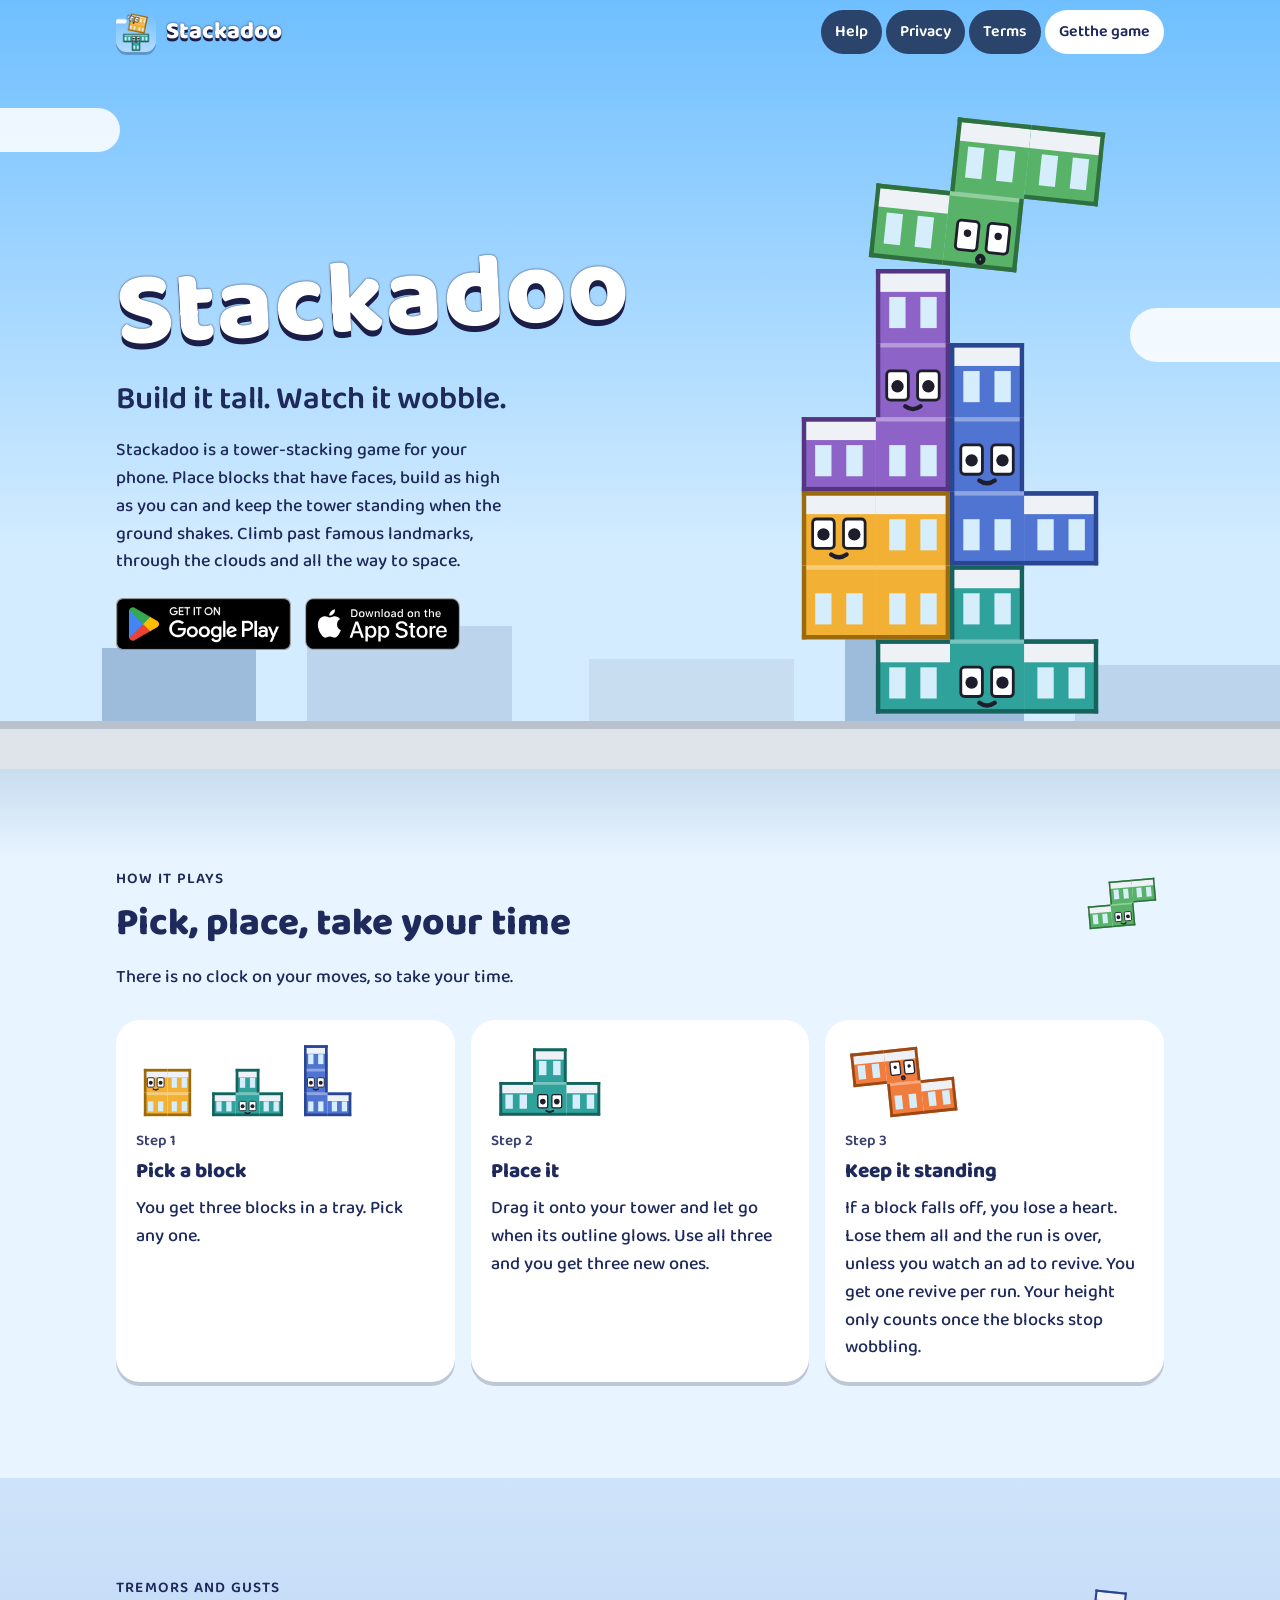
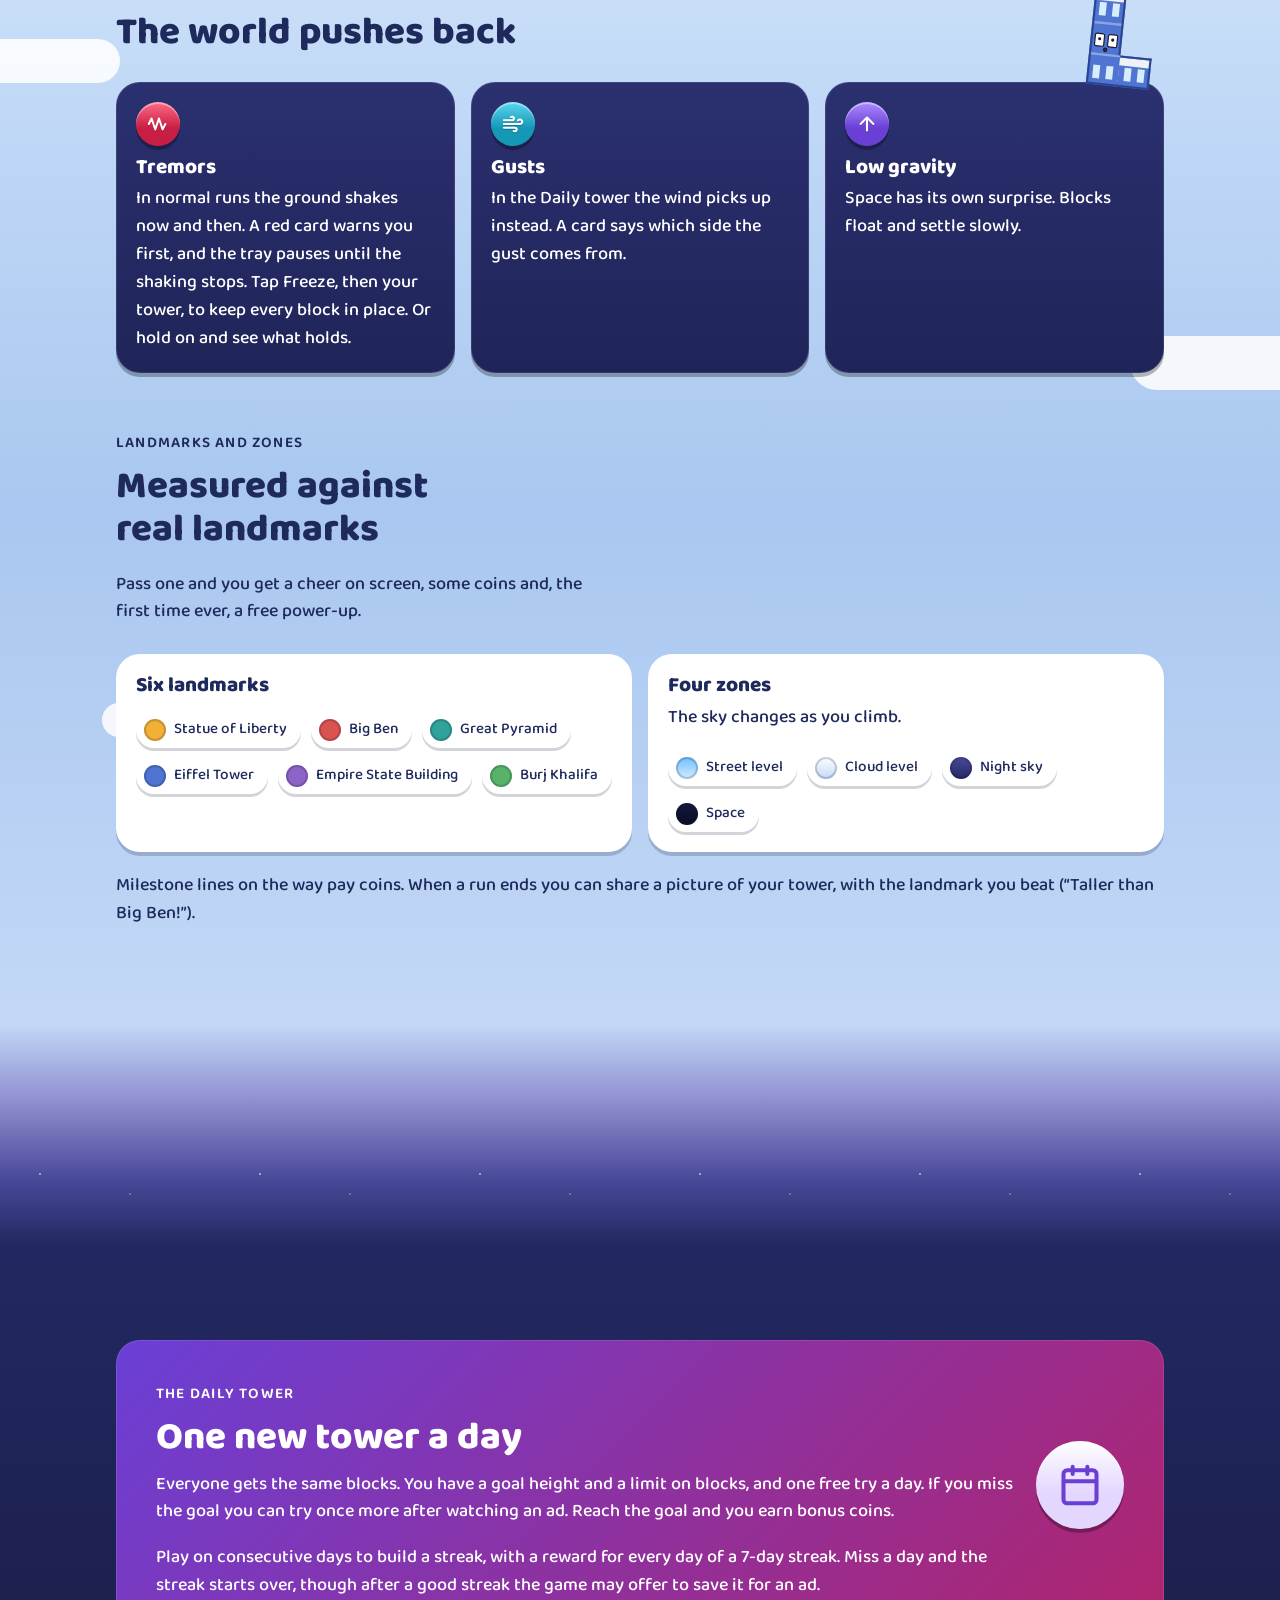
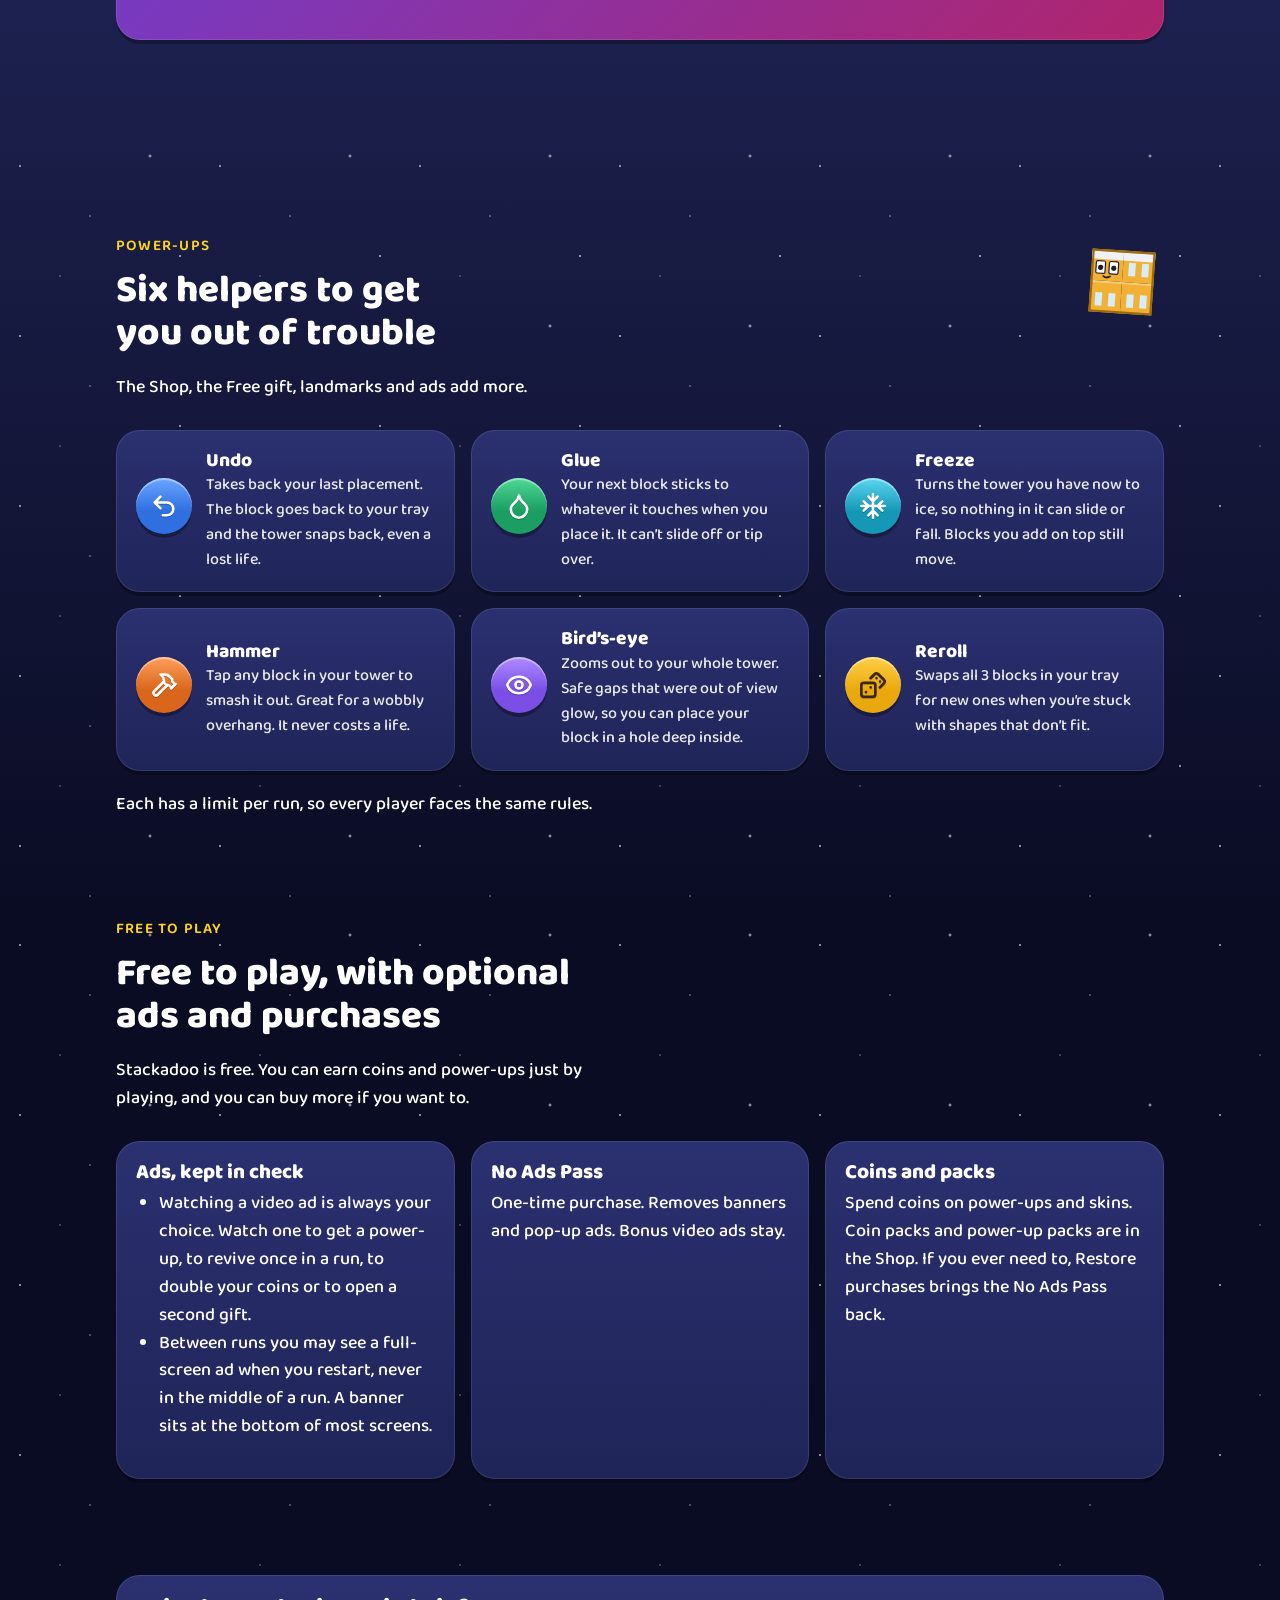
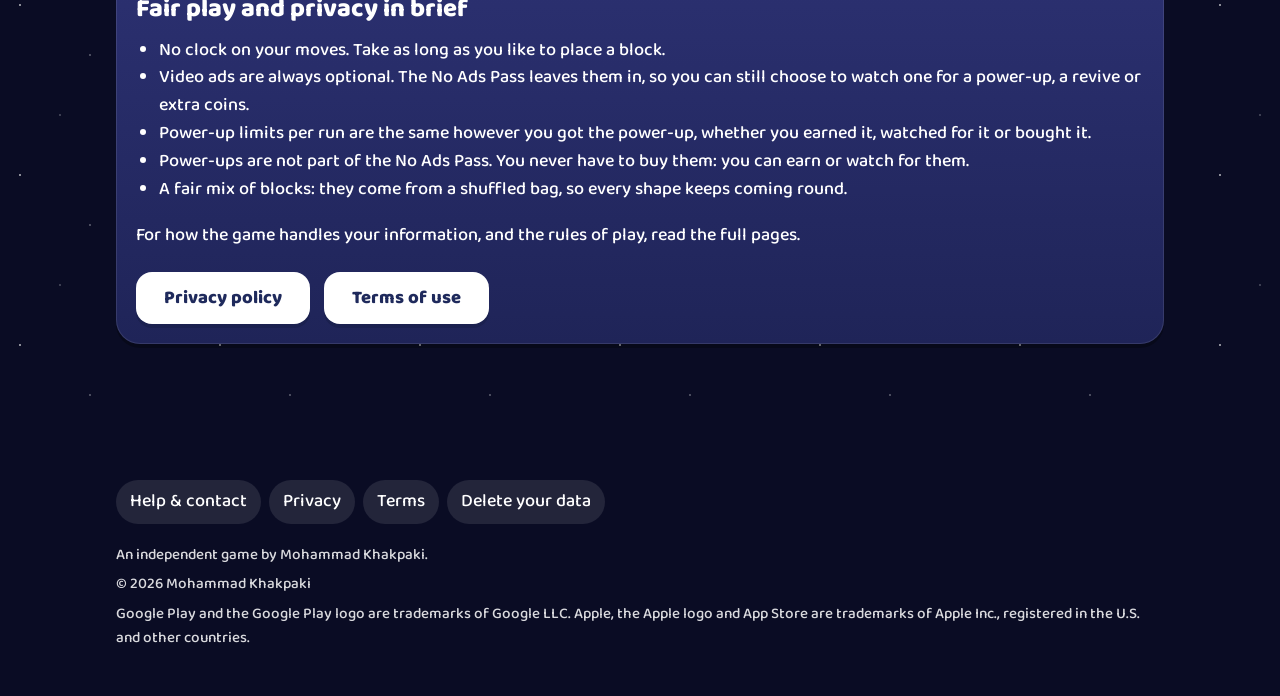
<file: index.html>
<!DOCTYPE html>
<html lang="en">
<head>
  <meta charset="utf-8">
  <meta name="viewport" content="width=device-width, initial-scale=1">
  <title>Stackadoo: a wobbly tower-stacking game for Android and iOS</title>
  <meta name="description" content="Stackadoo is a tower-stacking game with wobbly block characters. Place them, survive the tremors and climb past landmarks into space.">
  <meta name="theme-color" content="#6fbfff">
  <meta name="apple-itunes-app" content="app-id=6837267261">
  <link rel="canonical" href="https://mkhakpaki.github.io/stackadoo-site/">
  <link rel="icon" href="favicon.ico" sizes="48x48">
  <link rel="icon" type="image/png" sizes="32x32" href="favicon-32.png">
  <link rel="apple-touch-icon" href="apple-touch-icon.png">
  <link rel="manifest" href="site.webmanifest">
  <meta property="og:site_name" content="Stackadoo">
  <meta property="og:type" content="website">
  <meta property="og:title" content="Stackadoo: a wobbly tower-stacking game">
  <meta property="og:description" content="Build it tall. Watch it wobble.">
  <meta property="og:url" content="https://mkhakpaki.github.io/stackadoo-site/">
  <meta property="og:image" content="https://mkhakpaki.github.io/stackadoo-site/og-image.png">
  <meta property="og:image:width" content="1200">
  <meta property="og:image:height" content="630">
  <meta property="og:image:alt" content="The Stackadoo app icon and logo on a sky-blue background, with the line Build it tall. Watch it wobble.">
  <meta name="twitter:card" content="summary_large_image">
  <meta name="twitter:title" content="Stackadoo: a wobbly tower-stacking game">
  <meta name="twitter:description" content="Build it tall. Watch it wobble.">
  <meta name="twitter:image" content="https://mkhakpaki.github.io/stackadoo-site/og-image.png">
  <meta name="twitter:image:alt" content="The Stackadoo app icon and logo on a sky-blue background, with the line Build it tall. Watch it wobble.">
  <link rel="preload" href="fonts/Baloo2-ExtraBold.woff" as="font" type="font/woff" crossorigin>
  <link rel="stylesheet" href="style.css">
</head>
<body class="page-home">
  <a class="skip-link" href="#main">Skip to content</a>

  <header class="site-header site-header--over">
    <div class="wrap">
      <a class="brand" href="./"><img src="icon-192.png" alt="" width="40" height="40"><span>Stackadoo</span></a>
      <nav aria-label="Main">
        <ul class="nav">
          <li><a href="support.html">Help</a></li>
          <li><a href="privacy.html">Privacy</a></li>
          <li><a href="terms.html">Terms</a></li>
          <li><a class="nav-get" href="get.html">Get<span class="nav-long"> the game</span></a></li>
        </ul>
      </nav>
    </div>
  </header>

  <main id="main">

  <!-- ============ HERO: day sky ============ -->
  <div class="zone zone--day hero">
    <span class="cloud cloud--a" aria-hidden="true"></span>
    <span class="cloud cloud--b" aria-hidden="true"></span>
    <div class="wrap">
      <div class="hero-copy">
        <h1 class="logo logo--hero">Stackadoo<span class="sr-only">: a wobbly tower-stacking game</span></h1>
        <p class="tagline">Build it tall. Watch it wobble.</p>
        <p class="pitch">Stackadoo is a tower-stacking game for your phone. Place blocks that have faces, build as high as you can and keep the tower standing when the ground shakes. Climb past famous landmarks, through the clouds and all the way to space.</p>
        <div class="store-badges">
          <a class="store-badge" href="https://play.google.com/store/apps/details?id=com.mkhakpaki.stackadoo.android" rel="noopener"><img src="google-play-badge.png" alt="Get it on Google Play" width="175" height="52"></a>
          <a class="store-badge" href="https://apps.apple.com/app/id6837267261" rel="noopener"><img src="app-store-badge.svg" alt="Download on the App Store" width="156" height="52"></a>
        </div>
      </div>
      <div class="hero-art">
        <svg class="tower" viewBox="0 0 196 372" aria-hidden="true" focusable="false"><g transform="translate(10 10)"><rect x="44.0" y="308.0" width="44" height="44" fill="#2fa39b"/><rect x="44.0" y="310.6" width="44" height="11.0" fill="#eef1f5"/><rect x="44.0" y="308.0" width="44" height="2.6" fill="#17625d"/><rect x="44.0" y="349.4" width="44" height="2.6" fill="#17625d"/><rect x="44.0" y="308.0" width="2.6" height="44" fill="#17625d"/><rect x="51.9" y="324.6" width="9.7" height="18.5" fill="#d6eefc"/><rect x="70.4" y="324.6" width="9.7" height="18.5" fill="#d6eefc"/><rect x="88.0" y="308.0" width="44" height="44" fill="#2fa39b"/><rect x="88.0" y="308.0" width="44" height="2.6" fill="#fff" opacity=".35"/><rect x="88.0" y="349.4" width="44" height="2.6" fill="#17625d"/><g transform="translate(88.0 308.0) scale(1.833)"><rect x="3.5" y="9" width="7" height="9.5" rx="1.2" fill="#fff" stroke="#1d1d2b" stroke-width=".9"/><rect x="13.5" y="9" width="7" height="9.5" rx="1.2" fill="#fff" stroke="#1d1d2b" stroke-width=".9"/><circle cx="7" cy="14" r="2" fill="#1d1d2b"/><circle cx="17" cy="14" r="2" fill="#1d1d2b"/><path d="M9.5 20.5q2.5 1.8 5 0" fill="none" stroke="#1d1d2b" stroke-width="1.4" stroke-linecap="round"/></g><rect x="132.0" y="308.0" width="44" height="44" fill="#2fa39b"/><rect x="132.0" y="310.6" width="44" height="11.0" fill="#eef1f5"/><rect x="132.0" y="308.0" width="44" height="2.6" fill="#17625d"/><rect x="132.0" y="349.4" width="44" height="2.6" fill="#17625d"/><rect x="173.4" y="308.0" width="2.6" height="44" fill="#17625d"/><rect x="139.9" y="324.6" width="9.7" height="18.5" fill="#d6eefc"/><rect x="158.4" y="324.6" width="9.7" height="18.5" fill="#d6eefc"/><rect x="88.0" y="264.0" width="44" height="44" fill="#2fa39b"/><rect x="88.0" y="266.6" width="44" height="11.0" fill="#eef1f5"/><rect x="88.0" y="264.0" width="44" height="2.6" fill="#17625d"/><rect x="88.0" y="264.0" width="2.6" height="44" fill="#17625d"/><rect x="129.4" y="264.0" width="2.6" height="44" fill="#17625d"/><rect x="95.9" y="280.6" width="9.7" height="18.5" fill="#d6eefc"/><rect x="114.4" y="280.6" width="9.7" height="18.5" fill="#d6eefc"/><rect x="0.0" y="264.0" width="44" height="44" fill="#f2b134"/><rect x="0.0" y="264.0" width="44" height="2.6" fill="#fff" opacity=".35"/><rect x="0.0" y="305.4" width="44" height="2.6" fill="#9a6a0c"/><rect x="0.0" y="264.0" width="2.6" height="44" fill="#9a6a0c"/><rect x="7.9" y="280.6" width="9.7" height="18.5" fill="#d6eefc"/><rect x="26.4" y="280.6" width="9.7" height="18.5" fill="#d6eefc"/><rect x="44.0" y="264.0" width="44" height="44" fill="#f2b134"/><rect x="44.0" y="264.0" width="44" height="2.6" fill="#fff" opacity=".35"/><rect x="44.0" y="305.4" width="44" height="2.6" fill="#9a6a0c"/><rect x="85.4" y="264.0" width="2.6" height="44" fill="#9a6a0c"/><rect x="51.9" y="280.6" width="9.7" height="18.5" fill="#d6eefc"/><rect x="70.4" y="280.6" width="9.7" height="18.5" fill="#d6eefc"/><rect x="0.0" y="220.0" width="44" height="44" fill="#f2b134"/><rect x="0.0" y="222.6" width="44" height="11.0" fill="#eef1f5"/><rect x="0.0" y="220.0" width="44" height="2.6" fill="#9a6a0c"/><rect x="0.0" y="220.0" width="2.6" height="44" fill="#9a6a0c"/><g transform="translate(0.0 220.0) scale(1.833)"><rect x="3.5" y="9" width="7" height="9.5" rx="1.2" fill="#fff" stroke="#1d1d2b" stroke-width=".9"/><rect x="13.5" y="9" width="7" height="9.5" rx="1.2" fill="#fff" stroke="#1d1d2b" stroke-width=".9"/><circle cx="7" cy="14" r="2" fill="#1d1d2b"/><circle cx="17" cy="14" r="2" fill="#1d1d2b"/><path d="M9.5 20.5q2.5 1.8 5 0" fill="none" stroke="#1d1d2b" stroke-width="1.4" stroke-linecap="round"/></g><rect x="44.0" y="220.0" width="44" height="44" fill="#f2b134"/><rect x="44.0" y="222.6" width="44" height="11.0" fill="#eef1f5"/><rect x="44.0" y="220.0" width="44" height="2.6" fill="#9a6a0c"/><rect x="85.4" y="220.0" width="2.6" height="44" fill="#9a6a0c"/><rect x="51.9" y="236.6" width="9.7" height="18.5" fill="#d6eefc"/><rect x="70.4" y="236.6" width="9.7" height="18.5" fill="#d6eefc"/><rect x="88.0" y="220.0" width="44" height="44" fill="#4f74d1"/><rect x="88.0" y="220.0" width="44" height="2.6" fill="#fff" opacity=".35"/><rect x="88.0" y="261.4" width="44" height="2.6" fill="#2a4692"/><rect x="88.0" y="220.0" width="2.6" height="44" fill="#2a4692"/><rect x="95.9" y="236.6" width="9.7" height="18.5" fill="#d6eefc"/><rect x="114.4" y="236.6" width="9.7" height="18.5" fill="#d6eefc"/><rect x="132.0" y="220.0" width="44" height="44" fill="#4f74d1"/><rect x="132.0" y="222.6" width="44" height="11.0" fill="#eef1f5"/><rect x="132.0" y="220.0" width="44" height="2.6" fill="#2a4692"/><rect x="132.0" y="261.4" width="44" height="2.6" fill="#2a4692"/><rect x="173.4" y="220.0" width="2.6" height="44" fill="#2a4692"/><rect x="139.9" y="236.6" width="9.7" height="18.5" fill="#d6eefc"/><rect x="158.4" y="236.6" width="9.7" height="18.5" fill="#d6eefc"/><rect x="88.0" y="176.0" width="44" height="44" fill="#4f74d1"/><rect x="88.0" y="176.0" width="44" height="2.6" fill="#fff" opacity=".35"/><rect x="88.0" y="176.0" width="2.6" height="44" fill="#2a4692"/><rect x="129.4" y="176.0" width="2.6" height="44" fill="#2a4692"/><g transform="translate(88.0 176.0) scale(1.833)"><rect x="3.5" y="9" width="7" height="9.5" rx="1.2" fill="#fff" stroke="#1d1d2b" stroke-width=".9"/><rect x="13.5" y="9" width="7" height="9.5" rx="1.2" fill="#fff" stroke="#1d1d2b" stroke-width=".9"/><circle cx="7" cy="14" r="2" fill="#1d1d2b"/><circle cx="17" cy="14" r="2" fill="#1d1d2b"/><path d="M9.5 20.5q2.5 1.8 5 0" fill="none" stroke="#1d1d2b" stroke-width="1.4" stroke-linecap="round"/></g><rect x="88.0" y="132.0" width="44" height="44" fill="#4f74d1"/><rect x="88.0" y="134.6" width="44" height="11.0" fill="#eef1f5"/><rect x="88.0" y="132.0" width="44" height="2.6" fill="#2a4692"/><rect x="88.0" y="132.0" width="2.6" height="44" fill="#2a4692"/><rect x="129.4" y="132.0" width="2.6" height="44" fill="#2a4692"/><rect x="95.9" y="148.6" width="9.7" height="18.5" fill="#d6eefc"/><rect x="114.4" y="148.6" width="9.7" height="18.5" fill="#d6eefc"/><rect x="0.0" y="176.0" width="44" height="44" fill="#8e63c7"/><rect x="0.0" y="178.6" width="44" height="11.0" fill="#eef1f5"/><rect x="0.0" y="176.0" width="44" height="2.6" fill="#55357f"/><rect x="0.0" y="217.4" width="44" height="2.6" fill="#55357f"/><rect x="0.0" y="176.0" width="2.6" height="44" fill="#55357f"/><rect x="7.9" y="192.6" width="9.7" height="18.5" fill="#d6eefc"/><rect x="26.4" y="192.6" width="9.7" height="18.5" fill="#d6eefc"/><rect x="44.0" y="176.0" width="44" height="44" fill="#8e63c7"/><rect x="44.0" y="176.0" width="44" height="2.6" fill="#fff" opacity=".35"/><rect x="44.0" y="217.4" width="44" height="2.6" fill="#55357f"/><rect x="85.4" y="176.0" width="2.6" height="44" fill="#55357f"/><rect x="51.9" y="192.6" width="9.7" height="18.5" fill="#d6eefc"/><rect x="70.4" y="192.6" width="9.7" height="18.5" fill="#d6eefc"/><rect x="44.0" y="132.0" width="44" height="44" fill="#8e63c7"/><rect x="44.0" y="132.0" width="44" height="2.6" fill="#fff" opacity=".35"/><rect x="44.0" y="132.0" width="2.6" height="44" fill="#55357f"/><rect x="85.4" y="132.0" width="2.6" height="44" fill="#55357f"/><g transform="translate(44.0 132.0) scale(1.833)"><rect x="3.5" y="9" width="7" height="9.5" rx="1.2" fill="#fff" stroke="#1d1d2b" stroke-width=".9"/><rect x="13.5" y="9" width="7" height="9.5" rx="1.2" fill="#fff" stroke="#1d1d2b" stroke-width=".9"/><circle cx="7" cy="14" r="2" fill="#1d1d2b"/><circle cx="17" cy="14" r="2" fill="#1d1d2b"/><path d="M9.5 20.5q2.5 1.8 5 0" fill="none" stroke="#1d1d2b" stroke-width="1.4" stroke-linecap="round"/></g><rect x="44.0" y="88.0" width="44" height="44" fill="#8e63c7"/><rect x="44.0" y="90.6" width="44" height="11.0" fill="#eef1f5"/><rect x="44.0" y="88.0" width="44" height="2.6" fill="#55357f"/><rect x="44.0" y="88.0" width="2.6" height="44" fill="#55357f"/><rect x="85.4" y="88.0" width="2.6" height="44" fill="#55357f"/><rect x="51.9" y="104.6" width="9.7" height="18.5" fill="#d6eefc"/><rect x="70.4" y="104.6" width="9.7" height="18.5" fill="#d6eefc"/><g transform="rotate(6 110.0 44.0)"><rect x="44.0" y="44.0" width="44" height="44" fill="#58b368"/><rect x="44.0" y="46.6" width="44" height="11.0" fill="#eef1f5"/><rect x="44.0" y="44.0" width="44" height="2.6" fill="#2f7040"/><rect x="44.0" y="85.4" width="44" height="2.6" fill="#2f7040"/><rect x="44.0" y="44.0" width="2.6" height="44" fill="#2f7040"/><rect x="51.9" y="60.6" width="9.7" height="18.5" fill="#d6eefc"/><rect x="70.4" y="60.6" width="9.7" height="18.5" fill="#d6eefc"/><rect x="88.0" y="44.0" width="44" height="44" fill="#58b368"/><rect x="88.0" y="44.0" width="44" height="2.6" fill="#fff" opacity=".35"/><rect x="88.0" y="85.4" width="44" height="2.6" fill="#2f7040"/><rect x="129.4" y="44.0" width="2.6" height="44" fill="#2f7040"/><g transform="translate(88.0 44.0) scale(1.833)"><rect x="3.5" y="9" width="7" height="9.5" rx="1.2" fill="#fff" stroke="#1d1d2b" stroke-width=".9"/><rect x="13.5" y="9" width="7" height="9.5" rx="1.2" fill="#fff" stroke="#1d1d2b" stroke-width=".9"/><circle cx="7" cy="13" r="1.2" fill="#1d1d2b"/><circle cx="17" cy="13" r="1.2" fill="#1d1d2b"/><path d="M11 21a1 1.1 0 1 0 2 0a1 1.1 0 1 0-2 0" fill="none" stroke="#1d1d2b" stroke-width="1.4" stroke-linecap="round"/></g><rect x="88.0" y="0.0" width="44" height="44" fill="#58b368"/><rect x="88.0" y="2.6" width="44" height="11.0" fill="#eef1f5"/><rect x="88.0" y="0.0" width="44" height="2.6" fill="#2f7040"/><rect x="88.0" y="0.0" width="2.6" height="44" fill="#2f7040"/><rect x="95.9" y="16.6" width="9.7" height="18.5" fill="#d6eefc"/><rect x="114.4" y="16.6" width="9.7" height="18.5" fill="#d6eefc"/><rect x="132.0" y="0.0" width="44" height="44" fill="#58b368"/><rect x="132.0" y="2.6" width="44" height="11.0" fill="#eef1f5"/><rect x="132.0" y="0.0" width="44" height="2.6" fill="#2f7040"/><rect x="132.0" y="41.4" width="44" height="2.6" fill="#2f7040"/><rect x="173.4" y="0.0" width="2.6" height="44" fill="#2f7040"/><rect x="139.9" y="16.6" width="9.7" height="18.5" fill="#d6eefc"/><rect x="158.4" y="16.6" width="9.7" height="18.5" fill="#d6eefc"/></g></g></svg>
      </div>
    </div>
    <div class="city" aria-hidden="true"></div>
    <div class="rooftop" aria-hidden="true"></div>
  </div>

  <!-- ============ HOW IT PLAYS: sky ============ -->
  <section class="zone zone--how" id="how" aria-labelledby="how-h">
    <div class="wrap">
      <div class="peek" aria-hidden="true"><svg class="tower" viewBox="0 0 110 80" aria-hidden="true" focusable="false"><g transform="translate(10 10)"><g transform="rotate(-5 45.0 30.0)"><rect x="0.0" y="30.0" width="30" height="30" fill="#58b368"/><rect x="0.0" y="32.0" width="30" height="7.5" fill="#eef1f5"/><rect x="0.0" y="30.0" width="30" height="2.0" fill="#2f7040"/><rect x="0.0" y="58.0" width="30" height="2.0" fill="#2f7040"/><rect x="0.0" y="30.0" width="2.0" height="30" fill="#2f7040"/><rect x="5.4" y="41.3" width="6.6" height="12.6" fill="#d6eefc"/><rect x="18.0" y="41.3" width="6.6" height="12.6" fill="#d6eefc"/><rect x="30.0" y="30.0" width="30" height="30" fill="#58b368"/><rect x="30.0" y="30.0" width="30" height="2.0" fill="#fff" opacity=".35"/><rect x="30.0" y="58.0" width="30" height="2.0" fill="#2f7040"/><rect x="58.0" y="30.0" width="2.0" height="30" fill="#2f7040"/><g transform="translate(30.0 30.0) scale(1.250)"><rect x="3.5" y="9" width="7" height="9.5" rx="1.2" fill="#fff" stroke="#1d1d2b" stroke-width=".9"/><rect x="13.5" y="9" width="7" height="9.5" rx="1.2" fill="#fff" stroke="#1d1d2b" stroke-width=".9"/><circle cx="7" cy="14" r="2" fill="#1d1d2b"/><circle cx="17" cy="14" r="2" fill="#1d1d2b"/><path d="M9.5 20.5q2.5 1.8 5 0" fill="none" stroke="#1d1d2b" stroke-width="1.4" stroke-linecap="round"/></g><rect x="30.0" y="0.0" width="30" height="30" fill="#58b368"/><rect x="30.0" y="2.0" width="30" height="7.5" fill="#eef1f5"/><rect x="30.0" y="0.0" width="30" height="2.0" fill="#2f7040"/><rect x="30.0" y="0.0" width="2.0" height="30" fill="#2f7040"/><rect x="35.4" y="11.3" width="6.6" height="12.6" fill="#d6eefc"/><rect x="48.0" y="11.3" width="6.6" height="12.6" fill="#d6eefc"/><rect x="60.0" y="0.0" width="30" height="30" fill="#58b368"/><rect x="60.0" y="2.0" width="30" height="7.5" fill="#eef1f5"/><rect x="60.0" y="0.0" width="30" height="2.0" fill="#2f7040"/><rect x="60.0" y="28.0" width="30" height="2.0" fill="#2f7040"/><rect x="88.0" y="0.0" width="2.0" height="30" fill="#2f7040"/><rect x="65.4" y="11.3" width="6.6" height="12.6" fill="#d6eefc"/><rect x="78.0" y="11.3" width="6.6" height="12.6" fill="#d6eefc"/></g></g></svg></div>
      <div class="section-head">
        <span class="kicker">How it plays</span>
        <h2 id="how-h">Pick, place, take your time</h2>
        <p>There is no clock on your moves, so take your time.</p>
      </div>
      <div class="grid grid--3">
        <article class="card card--light step">
          <svg class="art" viewBox="0 0 170 64" aria-hidden="true" focusable="false"><g transform="translate(6 4) scale(1)"><rect x="0.0" y="36.0" width="18" height="18" fill="#f2b134"/><rect x="0.0" y="36.0" width="18" height="2.0" fill="#fff" opacity=".35"/><rect x="0.0" y="52.0" width="18" height="2.0" fill="#9a6a0c"/><rect x="0.0" y="36.0" width="2.0" height="18" fill="#9a6a0c"/><rect x="3.2" y="42.8" width="4.0" height="7.6" fill="#d6eefc"/><rect x="10.8" y="42.8" width="4.0" height="7.6" fill="#d6eefc"/><rect x="18.0" y="36.0" width="18" height="18" fill="#f2b134"/><rect x="18.0" y="36.0" width="18" height="2.0" fill="#fff" opacity=".35"/><rect x="18.0" y="52.0" width="18" height="2.0" fill="#9a6a0c"/><rect x="34.0" y="36.0" width="2.0" height="18" fill="#9a6a0c"/><rect x="21.2" y="42.8" width="4.0" height="7.6" fill="#d6eefc"/><rect x="28.8" y="42.8" width="4.0" height="7.6" fill="#d6eefc"/><rect x="0.0" y="18.0" width="18" height="18" fill="#f2b134"/><rect x="0.0" y="20.0" width="18" height="4.5" fill="#eef1f5"/><rect x="0.0" y="18.0" width="18" height="2.0" fill="#9a6a0c"/><rect x="0.0" y="18.0" width="2.0" height="18" fill="#9a6a0c"/><g transform="translate(0.0 18.0) scale(0.750)"><rect x="3.5" y="9" width="7" height="9.5" rx="1.2" fill="#fff" stroke="#1d1d2b" stroke-width=".9"/><rect x="13.5" y="9" width="7" height="9.5" rx="1.2" fill="#fff" stroke="#1d1d2b" stroke-width=".9"/><circle cx="7" cy="14" r="2" fill="#1d1d2b"/><circle cx="17" cy="14" r="2" fill="#1d1d2b"/><path d="M9.5 20.5q2.5 1.8 5 0" fill="none" stroke="#1d1d2b" stroke-width="1.4" stroke-linecap="round"/></g><rect x="18.0" y="18.0" width="18" height="18" fill="#f2b134"/><rect x="18.0" y="20.0" width="18" height="4.5" fill="#eef1f5"/><rect x="18.0" y="18.0" width="18" height="2.0" fill="#9a6a0c"/><rect x="34.0" y="18.0" width="2.0" height="18" fill="#9a6a0c"/><rect x="21.2" y="24.8" width="4.0" height="7.6" fill="#d6eefc"/><rect x="28.8" y="24.8" width="4.0" height="7.6" fill="#d6eefc"/><rect x="52.0" y="36.0" width="18" height="18" fill="#2fa39b"/><rect x="52.0" y="38.0" width="18" height="4.5" fill="#eef1f5"/><rect x="52.0" y="36.0" width="18" height="2.0" fill="#17625d"/><rect x="52.0" y="52.0" width="18" height="2.0" fill="#17625d"/><rect x="52.0" y="36.0" width="2.0" height="18" fill="#17625d"/><rect x="55.2" y="42.8" width="4.0" height="7.6" fill="#d6eefc"/><rect x="62.8" y="42.8" width="4.0" height="7.6" fill="#d6eefc"/><rect x="70.0" y="36.0" width="18" height="18" fill="#2fa39b"/><rect x="70.0" y="36.0" width="18" height="2.0" fill="#fff" opacity=".35"/><rect x="70.0" y="52.0" width="18" height="2.0" fill="#17625d"/><g transform="translate(70.0 36.0) scale(0.750)"><rect x="3.5" y="9" width="7" height="9.5" rx="1.2" fill="#fff" stroke="#1d1d2b" stroke-width=".9"/><rect x="13.5" y="9" width="7" height="9.5" rx="1.2" fill="#fff" stroke="#1d1d2b" stroke-width=".9"/><circle cx="7" cy="14" r="2" fill="#1d1d2b"/><circle cx="17" cy="14" r="2" fill="#1d1d2b"/><path d="M9.5 20.5q2.5 1.8 5 0" fill="none" stroke="#1d1d2b" stroke-width="1.4" stroke-linecap="round"/></g><rect x="88.0" y="36.0" width="18" height="18" fill="#2fa39b"/><rect x="88.0" y="38.0" width="18" height="4.5" fill="#eef1f5"/><rect x="88.0" y="36.0" width="18" height="2.0" fill="#17625d"/><rect x="88.0" y="52.0" width="18" height="2.0" fill="#17625d"/><rect x="104.0" y="36.0" width="2.0" height="18" fill="#17625d"/><rect x="91.2" y="42.8" width="4.0" height="7.6" fill="#d6eefc"/><rect x="98.8" y="42.8" width="4.0" height="7.6" fill="#d6eefc"/><rect x="70.0" y="18.0" width="18" height="18" fill="#2fa39b"/><rect x="70.0" y="20.0" width="18" height="4.5" fill="#eef1f5"/><rect x="70.0" y="18.0" width="18" height="2.0" fill="#17625d"/><rect x="70.0" y="18.0" width="2.0" height="18" fill="#17625d"/><rect x="86.0" y="18.0" width="2.0" height="18" fill="#17625d"/><rect x="73.2" y="24.8" width="4.0" height="7.6" fill="#d6eefc"/><rect x="80.8" y="24.8" width="4.0" height="7.6" fill="#d6eefc"/><rect x="122.0" y="36.0" width="18" height="18" fill="#4f74d1"/><rect x="122.0" y="36.0" width="18" height="2.0" fill="#fff" opacity=".35"/><rect x="122.0" y="52.0" width="18" height="2.0" fill="#2a4692"/><rect x="122.0" y="36.0" width="2.0" height="18" fill="#2a4692"/><rect x="125.2" y="42.8" width="4.0" height="7.6" fill="#d6eefc"/><rect x="132.8" y="42.8" width="4.0" height="7.6" fill="#d6eefc"/><rect x="140.0" y="36.0" width="18" height="18" fill="#4f74d1"/><rect x="140.0" y="38.0" width="18" height="4.5" fill="#eef1f5"/><rect x="140.0" y="36.0" width="18" height="2.0" fill="#2a4692"/><rect x="140.0" y="52.0" width="18" height="2.0" fill="#2a4692"/><rect x="156.0" y="36.0" width="2.0" height="18" fill="#2a4692"/><rect x="143.2" y="42.8" width="4.0" height="7.6" fill="#d6eefc"/><rect x="150.8" y="42.8" width="4.0" height="7.6" fill="#d6eefc"/><rect x="122.0" y="18.0" width="18" height="18" fill="#4f74d1"/><rect x="122.0" y="18.0" width="18" height="2.0" fill="#fff" opacity=".35"/><rect x="122.0" y="18.0" width="2.0" height="18" fill="#2a4692"/><rect x="138.0" y="18.0" width="2.0" height="18" fill="#2a4692"/><g transform="translate(122.0 18.0) scale(0.750)"><rect x="3.5" y="9" width="7" height="9.5" rx="1.2" fill="#fff" stroke="#1d1d2b" stroke-width=".9"/><rect x="13.5" y="9" width="7" height="9.5" rx="1.2" fill="#fff" stroke="#1d1d2b" stroke-width=".9"/><circle cx="7" cy="14" r="2" fill="#1d1d2b"/><circle cx="17" cy="14" r="2" fill="#1d1d2b"/><path d="M9.5 20.5q2.5 1.8 5 0" fill="none" stroke="#1d1d2b" stroke-width="1.4" stroke-linecap="round"/></g><rect x="122.0" y="0.0" width="18" height="18" fill="#4f74d1"/><rect x="122.0" y="2.0" width="18" height="4.5" fill="#eef1f5"/><rect x="122.0" y="0.0" width="18" height="2.0" fill="#2a4692"/><rect x="122.0" y="0.0" width="2.0" height="18" fill="#2a4692"/><rect x="138.0" y="0.0" width="2.0" height="18" fill="#2a4692"/><rect x="125.2" y="6.8" width="4.0" height="7.6" fill="#d6eefc"/><rect x="132.8" y="6.8" width="4.0" height="7.6" fill="#d6eefc"/></g></svg>
          <span class="step-num">Step 1</span>
          <h3>Pick a block</h3>
          <p>You get three blocks in a tray. Pick any one.</p>
        </article>
        <article class="card card--light step">
          <svg class="art" viewBox="0 0 84 60" aria-hidden="true" focusable="false"><g transform="translate(6 6)"><rect x="0.0" y="24.0" width="24" height="24" fill="#2fa39b"/><rect x="0.0" y="26.0" width="24" height="6.0" fill="#eef1f5"/><rect x="0.0" y="24.0" width="24" height="2.0" fill="#17625d"/><rect x="0.0" y="46.0" width="24" height="2.0" fill="#17625d"/><rect x="0.0" y="24.0" width="2.0" height="24" fill="#17625d"/><rect x="4.3" y="33.0" width="5.3" height="10.1" fill="#d6eefc"/><rect x="14.4" y="33.0" width="5.3" height="10.1" fill="#d6eefc"/><rect x="24.0" y="24.0" width="24" height="24" fill="#2fa39b"/><rect x="24.0" y="24.0" width="24" height="2.0" fill="#fff" opacity=".35"/><rect x="24.0" y="46.0" width="24" height="2.0" fill="#17625d"/><g transform="translate(24.0 24.0) scale(1.000)"><rect x="3.5" y="9" width="7" height="9.5" rx="1.2" fill="#fff" stroke="#1d1d2b" stroke-width=".9"/><rect x="13.5" y="9" width="7" height="9.5" rx="1.2" fill="#fff" stroke="#1d1d2b" stroke-width=".9"/><circle cx="7" cy="14" r="2" fill="#1d1d2b"/><circle cx="17" cy="14" r="2" fill="#1d1d2b"/><path d="M9.5 20.5q2.5 1.8 5 0" fill="none" stroke="#1d1d2b" stroke-width="1.4" stroke-linecap="round"/></g><rect x="48.0" y="24.0" width="24" height="24" fill="#2fa39b"/><rect x="48.0" y="26.0" width="24" height="6.0" fill="#eef1f5"/><rect x="48.0" y="24.0" width="24" height="2.0" fill="#17625d"/><rect x="48.0" y="46.0" width="24" height="2.0" fill="#17625d"/><rect x="70.0" y="24.0" width="2.0" height="24" fill="#17625d"/><rect x="52.3" y="33.0" width="5.3" height="10.1" fill="#d6eefc"/><rect x="62.4" y="33.0" width="5.3" height="10.1" fill="#d6eefc"/><rect x="24.0" y="0.0" width="24" height="24" fill="#2fa39b"/><rect x="24.0" y="2.0" width="24" height="6.0" fill="#eef1f5"/><rect x="24.0" y="0.0" width="24" height="2.0" fill="#17625d"/><rect x="24.0" y="0.0" width="2.0" height="24" fill="#17625d"/><rect x="46.0" y="0.0" width="2.0" height="24" fill="#17625d"/><rect x="28.3" y="9.0" width="5.3" height="10.1" fill="#d6eefc"/><rect x="38.4" y="9.0" width="5.3" height="10.1" fill="#d6eefc"/></g></svg>
          <span class="step-num">Step 2</span>
          <h3>Place it</h3>
          <p>Drag it onto your tower and let go when its outline glows. Use all three and you get three new ones.</p>
        </article>
        <article class="card card--light step">
          <svg class="art" viewBox="0 0 84 60" aria-hidden="true" focusable="false"><g transform="translate(6 6)"><g transform="rotate(-6 36.0 24.0)"><rect x="24.0" y="24.0" width="24" height="24" fill="#f07c3e"/><rect x="24.0" y="24.0" width="24" height="2.0" fill="#fff" opacity=".35"/><rect x="24.0" y="46.0" width="24" height="2.0" fill="#9c4815"/><rect x="24.0" y="24.0" width="2.0" height="24" fill="#9c4815"/><rect x="28.3" y="33.0" width="5.3" height="10.1" fill="#d6eefc"/><rect x="38.4" y="33.0" width="5.3" height="10.1" fill="#d6eefc"/><rect x="48.0" y="24.0" width="24" height="24" fill="#f07c3e"/><rect x="48.0" y="26.0" width="24" height="6.0" fill="#eef1f5"/><rect x="48.0" y="24.0" width="24" height="2.0" fill="#9c4815"/><rect x="48.0" y="46.0" width="24" height="2.0" fill="#9c4815"/><rect x="70.0" y="24.0" width="2.0" height="24" fill="#9c4815"/><rect x="52.3" y="33.0" width="5.3" height="10.1" fill="#d6eefc"/><rect x="62.4" y="33.0" width="5.3" height="10.1" fill="#d6eefc"/><rect x="0.0" y="0.0" width="24" height="24" fill="#f07c3e"/><rect x="0.0" y="2.0" width="24" height="6.0" fill="#eef1f5"/><rect x="0.0" y="0.0" width="24" height="2.0" fill="#9c4815"/><rect x="0.0" y="22.0" width="24" height="2.0" fill="#9c4815"/><rect x="0.0" y="0.0" width="2.0" height="24" fill="#9c4815"/><rect x="4.3" y="9.0" width="5.3" height="10.1" fill="#d6eefc"/><rect x="14.4" y="9.0" width="5.3" height="10.1" fill="#d6eefc"/><rect x="24.0" y="0.0" width="24" height="24" fill="#f07c3e"/><rect x="24.0" y="2.0" width="24" height="6.0" fill="#eef1f5"/><rect x="24.0" y="0.0" width="24" height="2.0" fill="#9c4815"/><rect x="46.0" y="0.0" width="2.0" height="24" fill="#9c4815"/><g transform="translate(24.0 0.0) scale(1.000)"><rect x="3.5" y="9" width="7" height="9.5" rx="1.2" fill="#fff" stroke="#1d1d2b" stroke-width=".9"/><rect x="13.5" y="9" width="7" height="9.5" rx="1.2" fill="#fff" stroke="#1d1d2b" stroke-width=".9"/><circle cx="7" cy="13" r="1.2" fill="#1d1d2b"/><circle cx="17" cy="13" r="1.2" fill="#1d1d2b"/><path d="M11 21a1 1.1 0 1 0 2 0a1 1.1 0 1 0-2 0" fill="none" stroke="#1d1d2b" stroke-width="1.4" stroke-linecap="round"/></g></g></g></svg>
          <span class="step-num">Step 3</span>
          <h3>Keep it standing</h3>
          <p>If a block falls off, you lose a heart. Lose them all and the run is over, unless you watch an ad to revive. You get one revive per run. Your height only counts once the blocks stop wobbling.</p>
        </article>
      </div>
    </div>
  </section>

  <!-- ============ TREMORS, GUSTS, LANDMARKS, ZONES: Cloud level ============ -->
  <section class="zone zone--cloud" id="climb" aria-labelledby="climb-h">
    <span class="cloud cloud--a" aria-hidden="true"></span>
    <span class="cloud cloud--b" aria-hidden="true"></span>
    <span class="cloud cloud--c" aria-hidden="true"></span>
    <div class="wrap">
      <div class="peek" aria-hidden="true"><svg class="tower" viewBox="0 0 80 110" aria-hidden="true" focusable="false"><g transform="translate(10 10)"><g transform="rotate(6 30.0 45.0)"><rect x="0.0" y="60.0" width="30" height="30" fill="#4f74d1"/><rect x="0.0" y="60.0" width="30" height="2.0" fill="#fff" opacity=".35"/><rect x="0.0" y="88.0" width="30" height="2.0" fill="#2a4692"/><rect x="0.0" y="60.0" width="2.0" height="30" fill="#2a4692"/><rect x="5.4" y="71.3" width="6.6" height="12.6" fill="#d6eefc"/><rect x="18.0" y="71.3" width="6.6" height="12.6" fill="#d6eefc"/><rect x="30.0" y="60.0" width="30" height="30" fill="#4f74d1"/><rect x="30.0" y="62.0" width="30" height="7.5" fill="#eef1f5"/><rect x="30.0" y="60.0" width="30" height="2.0" fill="#2a4692"/><rect x="30.0" y="88.0" width="30" height="2.0" fill="#2a4692"/><rect x="58.0" y="60.0" width="2.0" height="30" fill="#2a4692"/><rect x="35.4" y="71.3" width="6.6" height="12.6" fill="#d6eefc"/><rect x="48.0" y="71.3" width="6.6" height="12.6" fill="#d6eefc"/><rect x="0.0" y="30.0" width="30" height="30" fill="#4f74d1"/><rect x="0.0" y="30.0" width="30" height="2.0" fill="#fff" opacity=".35"/><rect x="0.0" y="30.0" width="2.0" height="30" fill="#2a4692"/><rect x="28.0" y="30.0" width="2.0" height="30" fill="#2a4692"/><g transform="translate(0.0 30.0) scale(1.250)"><rect x="3.5" y="9" width="7" height="9.5" rx="1.2" fill="#fff" stroke="#1d1d2b" stroke-width=".9"/><rect x="13.5" y="9" width="7" height="9.5" rx="1.2" fill="#fff" stroke="#1d1d2b" stroke-width=".9"/><circle cx="7" cy="13" r="1.2" fill="#1d1d2b"/><circle cx="17" cy="13" r="1.2" fill="#1d1d2b"/><path d="M11 21a1 1.1 0 1 0 2 0a1 1.1 0 1 0-2 0" fill="none" stroke="#1d1d2b" stroke-width="1.4" stroke-linecap="round"/></g><rect x="0.0" y="0.0" width="30" height="30" fill="#4f74d1"/><rect x="0.0" y="2.0" width="30" height="7.5" fill="#eef1f5"/><rect x="0.0" y="0.0" width="30" height="2.0" fill="#2a4692"/><rect x="0.0" y="0.0" width="2.0" height="30" fill="#2a4692"/><rect x="28.0" y="0.0" width="2.0" height="30" fill="#2a4692"/><rect x="5.4" y="11.3" width="6.6" height="12.6" fill="#d6eefc"/><rect x="18.0" y="11.3" width="6.6" height="12.6" fill="#d6eefc"/></g></g></svg></div>
      <div class="section-head">
        <span class="kicker">Tremors and gusts</span>
        <h2 id="climb-h">The world pushes back</h2>
      </div>
      <div class="grid grid--3">
        <article class="card">
          <span class="disc disc--red disc--sm" aria-hidden="true"><svg viewBox="0 0 24 24"><path d="M2 12l3-6 4 12 4-12 4 12 3-6"/></svg></span>
          <h3>Tremors</h3>
          <p>In normal runs the ground shakes now and then. A red card warns you first, and the tray pauses until the shaking stops. Tap Freeze, then your tower, to keep every block in place. Or hold on and see what holds.</p>
        </article>
        <article class="card">
          <span class="disc disc--freeze disc--sm" aria-hidden="true"><svg viewBox="0 0 24 24"><path d="M12.8 19.6A2 2 0 1 0 14 16H2M17.5 8a2.5 2.5 0 1 1 2 4H2M9.8 4.4A2 2 0 1 1 11 8H2"/></svg></span>
          <h3>Gusts</h3>
          <p>In the Daily tower the wind picks up instead. A card says which side the gust comes from.</p>
        </article>
        <article class="card">
          <span class="disc disc--purple disc--sm" aria-hidden="true"><svg viewBox="0 0 24 24"><path d="M12 19V5M5 12l7-7 7 7"/></svg></span>
          <h3>Low gravity</h3>
          <p>Space has its own surprise. Blocks float and settle slowly.</p>
        </article>
      </div>

      <div class="section-head section-head--gap" id="landmarks">
        <span class="kicker">Landmarks and zones</span>
        <h2 id="lm-h">Measured against real landmarks</h2>
        <p>Pass one and you get a cheer on screen, some coins and, the first time ever, a free power-up.</p>
      </div>
      <div class="grid grid--2">
        <article class="card card--light">
          <h3>Six landmarks</h3>
          <ul class="chips" aria-label="Landmarks">
            <li class="chip"><i class="sw-liberty"></i>Statue of Liberty</li>
            <li class="chip"><i class="sw-bigben"></i>Big Ben</li>
            <li class="chip"><i class="sw-pyramid"></i>Great Pyramid</li>
            <li class="chip"><i class="sw-eiffel"></i>Eiffel Tower</li>
            <li class="chip"><i class="sw-empire"></i>Empire State Building</li>
            <li class="chip"><i class="sw-burj"></i>Burj Khalifa</li>
          </ul>
        </article>
        <article class="card card--light">
          <h3>Four zones</h3>
          <p>The sky changes as you climb.</p>
          <ul class="chips" aria-label="Altitude zones">
            <li class="chip"><i class="sw-z1"></i>Street level</li>
            <li class="chip"><i class="sw-z2"></i>Cloud level</li>
            <li class="chip"><i class="sw-z3"></i>Night sky</li>
            <li class="chip"><i class="sw-z4"></i>Space</li>
          </ul>
        </article>
      </div>
      <p class="note">Milestone lines on the way pay coins. When a run ends you can share a picture of your tower, with the landmark you beat (&ldquo;Taller than Big Ben!&rdquo;).</p>
    </div>
  </section>

  <div class="dusk" aria-hidden="true"></div>

  <!-- ============ DAILY TOWER: night ============ -->
  <section class="zone zone--night" id="daily" aria-labelledby="daily-h">
    <div class="wrap">
      <div class="card card--promo daily">
        <div>
          <span class="kicker kicker--white">The Daily tower</span>
          <h2 id="daily-h">One new tower a day</h2>
          <p>Everyone gets the same blocks. You have a goal height and a limit on blocks, and one free try a day. If you miss the goal you can try once more after watching an ad. Reach the goal and you earn bonus coins.</p>
          <p>Play on consecutive days to build a streak, with a reward for every day of a 7-day streak. Miss a day and the streak starts over, though after a good streak the game may offer to save it for an ad.</p>
        </div>
        <span class="disc disc--daily" aria-hidden="true"><svg viewBox="0 0 24 24"><path d="M8 2v4M16 2v4M5 4h14a2 2 0 0 1 2 2v14a2 2 0 0 1 -2 2h-14a2 2 0 0 1 -2 -2v-14a2 2 0 0 1 2 -2zM3 10h18"/></svg></span>
      </div>
    </div>
  </section>

  <!-- ============ POWER-UPS: space ============ -->
  <section class="zone zone--space" id="power-ups" aria-labelledby="pu-h">
    <div class="wrap">
      <div class="peek" aria-hidden="true"><svg class="tower" viewBox="0 0 80 80" aria-hidden="true" focusable="false"><g transform="translate(10 10)"><g transform="rotate(4 30.0 30.0)"><rect x="0.0" y="30.0" width="30" height="30" fill="#f2b134"/><rect x="0.0" y="30.0" width="30" height="2.0" fill="#fff" opacity=".35"/><rect x="0.0" y="58.0" width="30" height="2.0" fill="#9a6a0c"/><rect x="0.0" y="30.0" width="2.0" height="30" fill="#9a6a0c"/><rect x="5.4" y="41.3" width="6.6" height="12.6" fill="#d6eefc"/><rect x="18.0" y="41.3" width="6.6" height="12.6" fill="#d6eefc"/><rect x="30.0" y="30.0" width="30" height="30" fill="#f2b134"/><rect x="30.0" y="30.0" width="30" height="2.0" fill="#fff" opacity=".35"/><rect x="30.0" y="58.0" width="30" height="2.0" fill="#9a6a0c"/><rect x="58.0" y="30.0" width="2.0" height="30" fill="#9a6a0c"/><rect x="35.4" y="41.3" width="6.6" height="12.6" fill="#d6eefc"/><rect x="48.0" y="41.3" width="6.6" height="12.6" fill="#d6eefc"/><rect x="0.0" y="0.0" width="30" height="30" fill="#f2b134"/><rect x="0.0" y="2.0" width="30" height="7.5" fill="#eef1f5"/><rect x="0.0" y="0.0" width="30" height="2.0" fill="#9a6a0c"/><rect x="0.0" y="0.0" width="2.0" height="30" fill="#9a6a0c"/><g transform="translate(0.0 0.0) scale(1.250)"><rect x="3.5" y="9" width="7" height="9.5" rx="1.2" fill="#fff" stroke="#1d1d2b" stroke-width=".9"/><rect x="13.5" y="9" width="7" height="9.5" rx="1.2" fill="#fff" stroke="#1d1d2b" stroke-width=".9"/><circle cx="7" cy="14" r="2" fill="#1d1d2b"/><circle cx="17" cy="14" r="2" fill="#1d1d2b"/><path d="M9.5 20.5q2.5 1.8 5 0" fill="none" stroke="#1d1d2b" stroke-width="1.4" stroke-linecap="round"/></g><rect x="30.0" y="0.0" width="30" height="30" fill="#f2b134"/><rect x="30.0" y="2.0" width="30" height="7.5" fill="#eef1f5"/><rect x="30.0" y="0.0" width="30" height="2.0" fill="#9a6a0c"/><rect x="58.0" y="0.0" width="2.0" height="30" fill="#9a6a0c"/><rect x="35.4" y="11.3" width="6.6" height="12.6" fill="#d6eefc"/><rect x="48.0" y="11.3" width="6.6" height="12.6" fill="#d6eefc"/></g></g></svg></div>
      <div class="section-head">
        <span class="kicker">Power-ups</span>
        <h2 id="pu-h">Six helpers to get you out of trouble</h2>
        <p>The Shop, the Free gift, landmarks and ads add more.</p>
      </div>
      <ul class="grid grid--powers list-reset">
        <li class="card power"><span class="disc disc--undo" aria-hidden="true"><svg viewBox="0 0 24 24"><path d="M9 14 4 9l5-5M4 9h10.5a5.5 5.5 0 0 1 5.5 5.5a5.5 5.5 0 0 1-5.5 5.5H11"/></svg></span><div><h3>Undo</h3><p>Takes back your last placement. The block goes back to your tray and the tower snaps back, even a lost life.</p></div></li>
        <li class="card power"><span class="disc disc--glue" aria-hidden="true"><svg viewBox="0 0 24 24"><path d="M12 22a7 7 0 0 0 7-7c0-2-1-3.9-3-5.5s-3.5-4-4-6.5c-.5 2.5-2 4.9-4 6.5C6 11.1 5 13 5 15a7 7 0 0 0 7 7z"/></svg></span><div><h3>Glue</h3><p>Your next block sticks to whatever it touches when you place it. It can&rsquo;t slide off or tip over.</p></div></li>
        <li class="card power"><span class="disc disc--freeze" aria-hidden="true"><svg viewBox="0 0 24 24"><path d="M2 12L22 12M12 2L12 22M20 16l-4-4 4-4M4 8l4 4-4 4M16 4l-4 4-4-4M8 20l4-4 4 4"/></svg></span><div><h3>Freeze</h3><p>Turns the tower you have now to ice, so nothing in it can slide or fall. Blocks you add on top still move.</p></div></li>
        <li class="card power"><span class="disc disc--hammer" aria-hidden="true"><svg viewBox="0 0 24 24"><path d="m15 12-8.373 8.373a1 1 0 1 1-3-3L12 9m6 6 4-4m-.5.5-1.914-1.914A2 2 0 0 1 19 8.172V7l-2.26-2.26a6 6 0 0 0-4.202-1.756L9 2.96l.92.82A6.18 6.18 0 0 1 12 8.4V10l2 2h1.172a2 2 0 0 1 1.414.586L18.5 14.5"/></svg></span><div><h3>Hammer</h3><p>Tap any block in your tower to smash it out. Great for a wobbly overhang. It never costs a life.</p></div></li>
        <li class="card power"><span class="disc disc--bird" aria-hidden="true"><svg viewBox="0 0 24 24"><path d="M2.062 12.348a1 1 0 0 1 0-.696 10.75 10.75 0 0 1 19.876 0 1 1 0 0 1 0 .696 10.75 10.75 0 0 1-19.876 0M9 12a3 3 0 1 0 6 0a3 3 0 1 0 -6 0"/></svg></span><div><h3>Bird&rsquo;s-eye</h3><p>Zooms out to your whole tower. Safe gaps that were out of view glow, so you can place your block in a hole deep inside.</p></div></li>
        <li class="card power"><span class="disc disc--reroll" aria-hidden="true"><svg viewBox="0 0 24 24"><path d="M4 10h8a2 2 0 0 1 2 2v8a2 2 0 0 1 -2 2h-8a2 2 0 0 1 -2 -2v-8a2 2 0 0 1 2 -2zM17.92 14l3.5-3.5a2.24 2.24 0 0 0 0-3l-5-4.92a2.24 2.24 0 0 0-3 0L10 6M6 18h.01M10 14h.01M15 6h.01M18 9h.01"/></svg></span><div><h3>Reroll</h3><p>Swaps all 3 blocks in your tray for new ones when you&rsquo;re stuck with shapes that don&rsquo;t fit.</p></div></li>
      </ul>
      <p class="note">Each has a limit per run, so every player faces the same rules.</p>
    </div>
  </section>

  <!-- ============ FREE TO PLAY ============ -->
  <section class="zone zone--space zone--flush" id="free" aria-labelledby="free-h">
    <div class="wrap">
      <div class="section-head">
        <span class="kicker">Free to play</span>
        <h2 id="free-h">Free to play, with optional ads and purchases</h2>
        <p>Stackadoo is free. You can earn coins and power-ups just by playing, and you can buy more if you want to.</p>
      </div>
      <div class="grid grid--3">
        <article class="card">
          <h3>Ads, kept in check</h3>
          <ul>
            <li>Watching a video ad is always your choice. Watch one to get a power-up, to revive once in a run, to double your coins or to open a second gift.</li>
            <li>Between runs you may see a full-screen ad when you restart, never in the middle of a run. A banner sits at the bottom of most screens.</li>
          </ul>
        </article>
        <article class="card">
          <h3>No Ads Pass</h3>
          <p>One-time purchase. Removes banners and pop-up ads. Bonus video ads stay.</p>
        </article>
        <article class="card">
          <h3>Coins and packs</h3>
          <p>Spend coins on power-ups and skins. Coin packs and power-up packs are in the Shop. If you ever need to, Restore purchases brings the No Ads Pass back.</p>
        </article>
      </div>
    </div>
  </section>

  <!-- ============ FAIR PLAY AND PRIVACY IN BRIEF ============ -->
  <section class="zone zone--space zone--flush band" id="fair-play" aria-labelledby="fair-h">
    <div class="wrap">
      <div class="card">
        <h2 id="fair-h" class="h2-sm">Fair play and privacy in brief</h2>
        <ul>
          <li>No clock on your moves. Take as long as you like to place a block.</li>
          <li>Video ads are always optional. The No Ads Pass leaves them in, so you can still choose to watch one for a power-up, a revive or extra coins.</li>
          <li>Power-up limits per run are the same however you got the power-up, whether you earned it, watched for it or bought it.</li>
          <li>Power-ups are not part of the No Ads Pass. You never have to buy them: you can earn or watch for them.</li>
          <li>A fair mix of blocks: they come from a shuffled bag, so every shape keeps coming round.</li>
        </ul>
        <p>For how the game handles your information, and the rules of play, read the full pages.</p>
        <div class="actions">
          <a class="btn btn--white" href="privacy.html">Privacy policy</a>
          <a class="btn btn--white" href="terms.html">Terms of use</a>
        </div>
      </div>
    </div>
  </section>

  </main>

  <!-- ============ FOOTER ============ -->
  <footer class="zone zone--footer">
    <div class="wrap">
      <ul class="footer-links">
        <li><a href="support.html">Help &amp; contact</a></li>
        <li><a href="privacy.html">Privacy</a></li>
        <li><a href="terms.html">Terms</a></li>
        <li><a href="delete-data.html">Delete your data</a></li>
      </ul>
      <p class="footer-small">An independent game by Mohammad Khakpaki.</p>
      <p class="footer-small">&copy; 2026 Mohammad Khakpaki</p>
      <p class="footer-small">Google Play and the Google Play logo are trademarks of Google LLC. Apple, the Apple logo and App Store are trademarks of Apple Inc., registered in the U.S. and other countries.</p>
    </div>
  </footer>
</body>
</html>
</file>
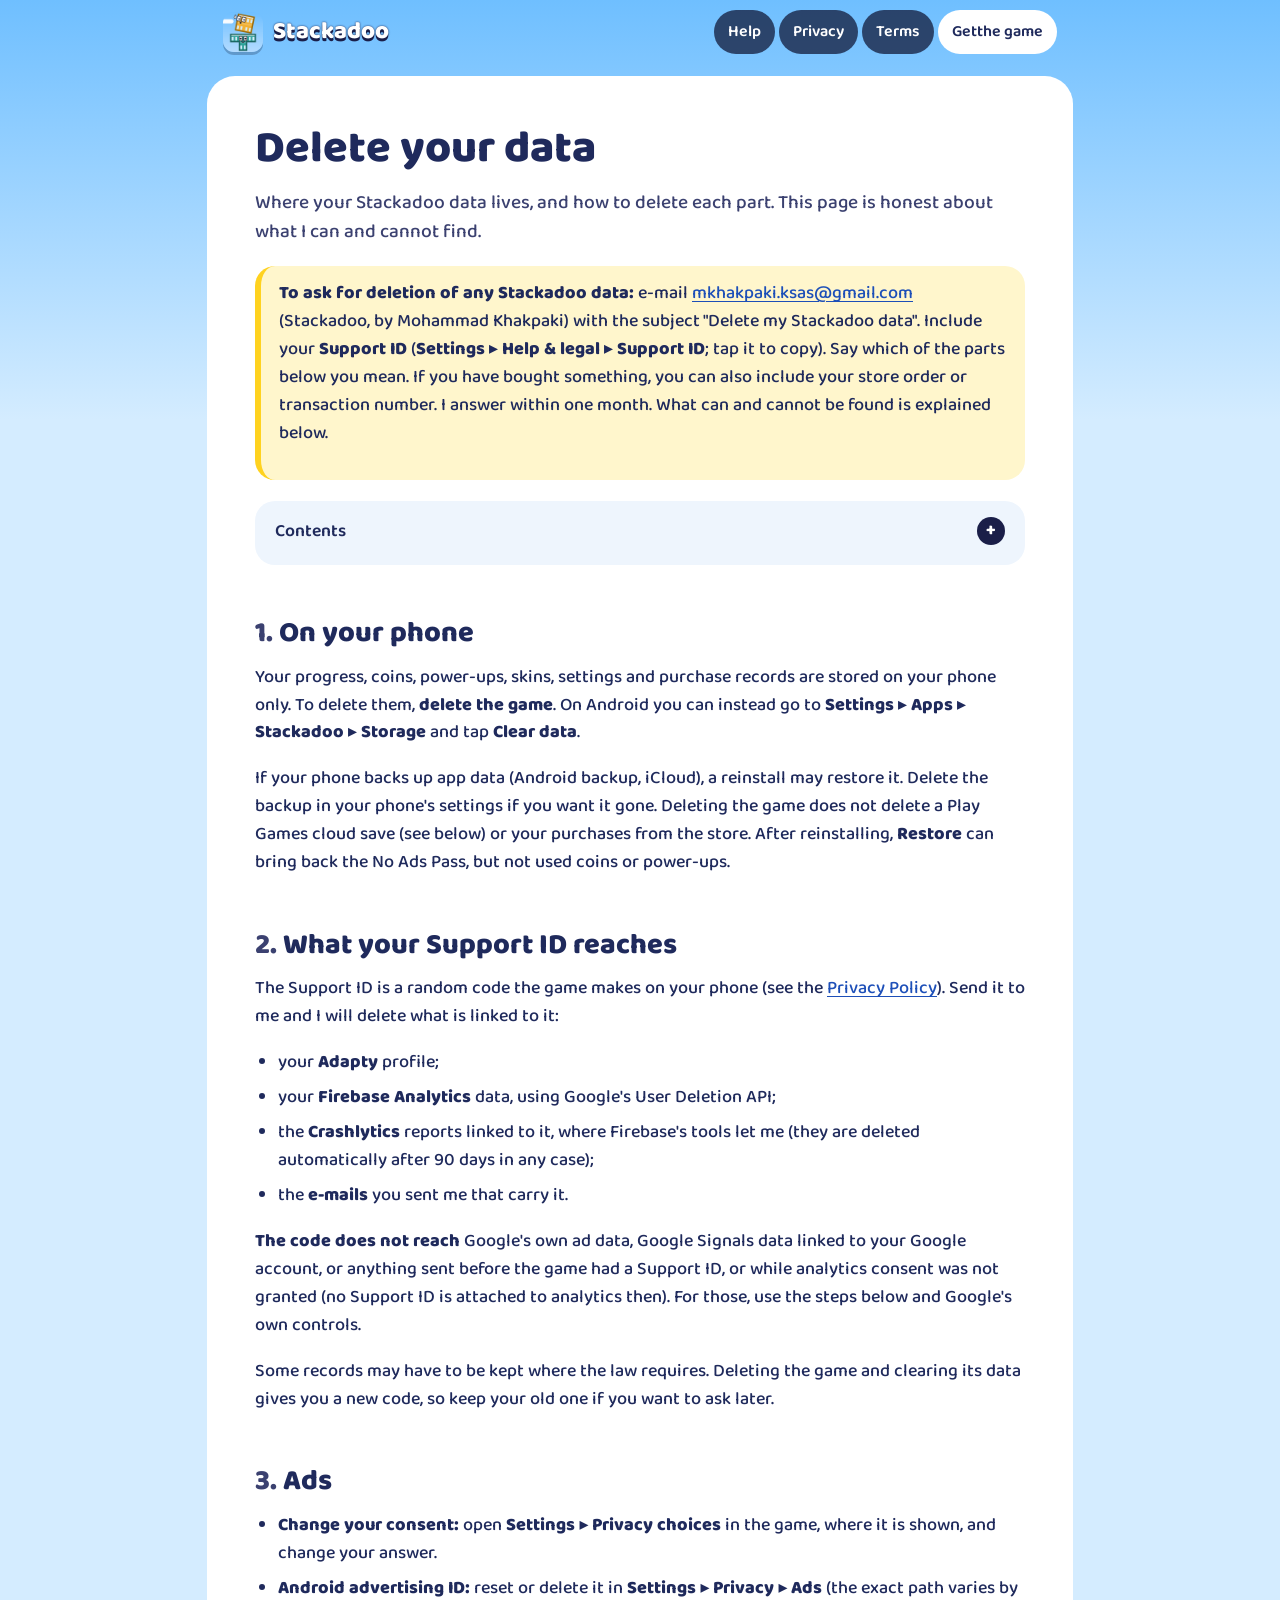
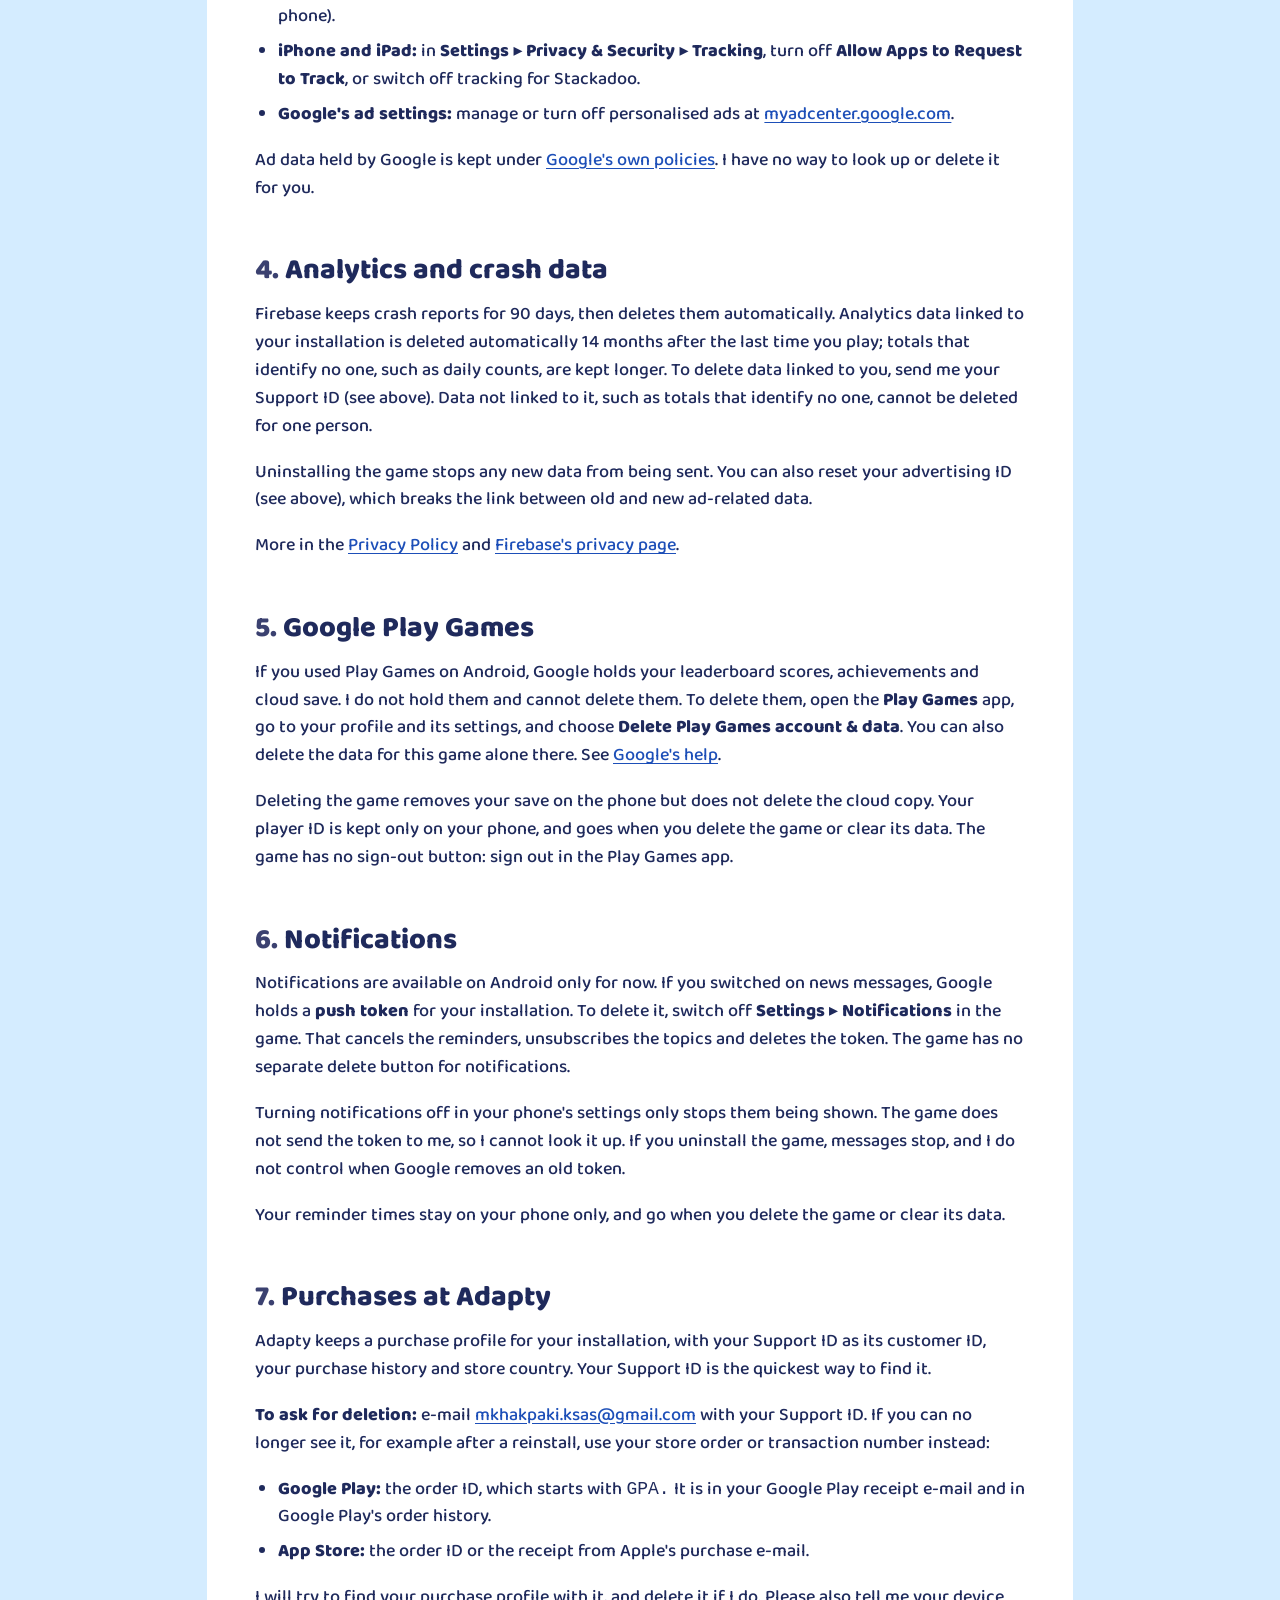
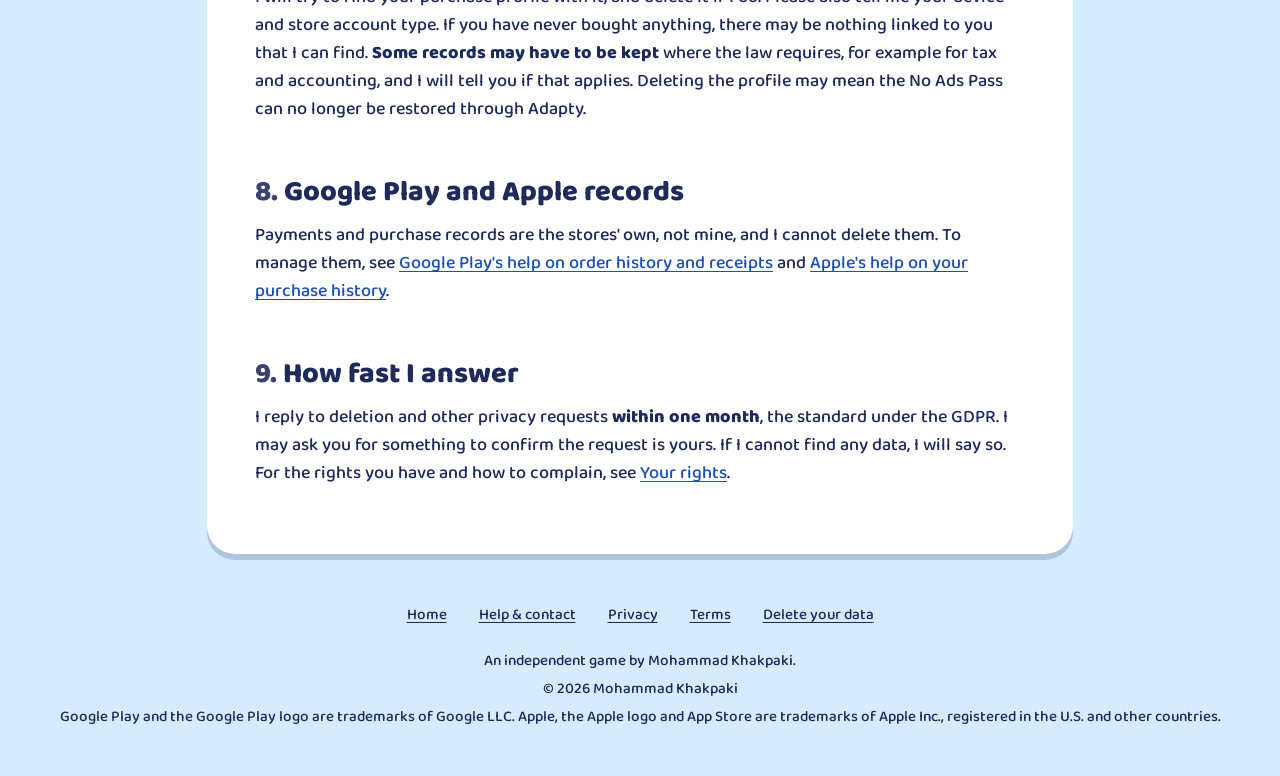
<file: delete-data.html>
<!DOCTYPE html>
<!--
  Keep in step with privacy.html (retention, rights). Analytics retention: 14 months (owner, 20 Nov 2026). Voice: I / me / my.
  This is also the link for Google Play's Data safety "request that data be deleted" answer.
  Planned iOS deletion steps (Game Center, iCloud) are in _work/legal/planned-sections.md.
-->
<html lang="en">
<head>
  <meta charset="utf-8">
  <meta name="viewport" content="width=device-width, initial-scale=1">
  <title>Delete your data | Stackadoo</title>
  <meta name="description" content="How to delete Stackadoo data: on your phone, ad data, analytics and crash data, and purchase records.">
  <meta name="theme-color" content="#6fbfff">
  <link rel="canonical" href="https://mkhakpaki.github.io/stackadoo-site/delete-data.html">
  <link rel="icon" href="favicon.ico" sizes="48x48">
  <link rel="icon" type="image/png" sizes="32x32" href="favicon-32.png">
  <link rel="apple-touch-icon" href="apple-touch-icon.png">
  <link rel="manifest" href="site.webmanifest">
  <meta property="og:site_name" content="Stackadoo">
  <meta property="og:type" content="website">
  <meta property="og:title" content="Delete your data | Stackadoo">
  <meta property="og:description" content="How to delete Stackadoo data: on your phone, ad data, analytics and crash data, and purchase records.">
  <meta property="og:url" content="https://mkhakpaki.github.io/stackadoo-site/delete-data.html">
  <meta property="og:image" content="https://mkhakpaki.github.io/stackadoo-site/og-image.png">
  <meta property="og:image:width" content="1200">
  <meta property="og:image:height" content="630">
  <meta property="og:image:alt" content="The Stackadoo app icon and logo on a sky-blue background, with the line Build it tall. Watch it wobble.">
  <meta name="twitter:card" content="summary_large_image">
  <meta name="twitter:title" content="Delete your data | Stackadoo">
  <meta name="twitter:description" content="How to delete Stackadoo data: on your phone, ad data, analytics and crash data, and purchase records.">
  <meta name="twitter:image" content="https://mkhakpaki.github.io/stackadoo-site/og-image.png">
  <meta name="twitter:image:alt" content="The Stackadoo app icon and logo on a sky-blue background, with the line Build it tall. Watch it wobble.">
  <link rel="preload" href="fonts/Baloo2-ExtraBold.woff" as="font" type="font/woff" crossorigin>
  <link rel="stylesheet" href="style.css">
</head>
<body class="page-reading">
  <a class="skip-link" href="#main">Skip to content</a>

  <header class="site-header">
    <div class="wrap">
      <a class="brand" href="./"><img src="icon-192.png" alt="" width="40" height="40"><span>Stackadoo</span></a>
      <nav aria-label="Main">
        <ul class="nav">
          <li><a href="support.html">Help</a></li>
          <li><a href="privacy.html">Privacy</a></li>
          <li><a href="terms.html">Terms</a></li>
          <li><a class="nav-get" href="get.html">Get<span class="nav-long"> the game</span></a></li>
        </ul>
      </nav>
    </div>
  </header>

  <div class="reading-wrap">
    <main class="reading" id="main">
      <h1>Delete your data</h1>
      <p class="lede">Where your Stackadoo data lives, and how to delete each part. This page is honest about what I can and cannot find.</p>

      <div class="callout"><p><strong>To ask for deletion of any Stackadoo data:</strong> e-mail <a href="mailto:mkhakpaki.ksas@gmail.com">mkhakpaki.ksas@gmail.com</a> (Stackadoo, by Mohammad Khakpaki) with the subject "Delete my Stackadoo data". Include your <strong>Support ID</strong> (<strong>Settings &#9656; Help &amp; legal &#9656; Support ID</strong>; tap it to copy). Say which of the parts below you mean. If you have bought something, you can also include your store order or transaction number. I answer within one month. What can and cannot be found is explained below.</p></div>

      <nav class="toc-wrap" aria-label="Contents">
        <details class="toc">
          <summary>Contents</summary>
          <ol>
            <li><a href="#phone">On your phone</a></li>
            <li><a href="#support-id">What your Support ID reaches</a></li>
            <li><a href="#ads">Ads</a></li>
            <li><a href="#analytics">Analytics and crash data</a></li>
            <li><a href="#play-games">Google Play Games</a></li>
            <li><a href="#notifications">Notifications</a></li>
            <li><a href="#purchases">Purchases at Adapty</a></li>
            <li><a href="#stores">Google Play and Apple records</a></li>
            <li><a href="#speed">How fast I answer</a></li>
          </ol>
        </details>
      </nav>

      <section aria-labelledby="phone">
        <h2 id="phone">On your phone</h2>
        <p>Your progress, coins, power-ups, skins, settings and purchase records are stored on your phone only. To delete them, <strong>delete the game</strong>. On Android you can instead go to <strong>Settings &#9656; Apps &#9656; Stackadoo &#9656; Storage</strong> and tap <strong>Clear data</strong>.</p>
        <p>If your phone backs up app data (Android backup, iCloud), a reinstall may restore it. Delete the backup in your phone's settings if you want it gone. Deleting the game does not delete a Play Games cloud save (see below) or your purchases from the store. After reinstalling, <strong>Restore</strong> can bring back the No Ads Pass, but not used coins or power-ups.</p>
      </section>

      <section aria-labelledby="support-id">
        <h2 id="support-id">What your Support ID reaches</h2>
        <p>The Support ID is a random code the game makes on your phone (see the <a href="privacy.html#support-id">Privacy Policy</a>). Send it to me and I will delete what is linked to it:</p>
        <ul>
          <li>your <strong>Adapty</strong> profile;</li>
          <li>your <strong>Firebase Analytics</strong> data, using Google's User Deletion API;</li>
          <li>the <strong>Crashlytics</strong> reports linked to it, where Firebase's tools let me (they are deleted automatically after 90 days in any case);</li>
          <li>the <strong>e-mails</strong> you sent me that carry it.</li>
        </ul>
        <p><strong>The code does not reach</strong> Google's own ad data, Google Signals data linked to your Google account, or anything sent before the game had a Support ID, or while analytics consent was not granted (no Support ID is attached to analytics then). For those, use the steps below and Google's own controls.</p>
        <p>Some records may have to be kept where the law requires. Deleting the game and clearing its data gives you a new code, so keep your old one if you want to ask later.</p>
      </section>

      <section aria-labelledby="ads">
        <h2 id="ads">Ads</h2>
        <ul>
          <li><strong>Change your consent:</strong> open <strong>Settings &#9656; Privacy choices</strong> in the game, where it is shown, and change your answer.</li>
          <li><strong>Android advertising ID:</strong> reset or delete it in <strong>Settings &#9656; Privacy &#9656; Ads</strong> (the exact path varies by phone).</li>
          <li><strong>iPhone and iPad:</strong> in <strong>Settings &#9656; Privacy &amp; Security &#9656; Tracking</strong>, turn off <strong>Allow Apps to Request to Track</strong>, or switch off tracking for Stackadoo.</li>
          <li><strong>Google's ad settings:</strong> manage or turn off personalised ads at <a href="https://myadcenter.google.com" rel="external">myadcenter.google.com</a>.</li>
        </ul>
        <p>Ad data held by Google is kept under <a href="https://policies.google.com/technologies/partner-sites" rel="external">Google's own policies</a>. I have no way to look up or delete it for you.</p>
      </section>

      <section aria-labelledby="analytics">
        <h2 id="analytics">Analytics and crash data</h2>
        <p>Firebase keeps crash reports for 90 days, then deletes them automatically. Analytics data linked to your installation is deleted automatically 14 months after the last time you play; totals that identify no one, such as daily counts, are kept longer. To delete data linked to you, send me your Support ID (see above). Data not linked to it, such as totals that identify no one, cannot be deleted for one person.</p>
        <p>Uninstalling the game stops any new data from being sent. You can also reset your advertising ID (see above), which breaks the link between old and new ad-related data.</p>
        <p>More in the <a href="privacy.html#firebase">Privacy Policy</a> and <a href="https://firebase.google.com/support/privacy" rel="external">Firebase's privacy page</a>.</p>
      </section>

      <section aria-labelledby="play-games">
        <h2 id="play-games">Google Play Games</h2>
        <p>If you used Play Games on Android, Google holds your leaderboard scores, achievements and cloud save. I do not hold them and cannot delete them. To delete them, open the <strong>Play Games</strong> app, go to your profile and its settings, and choose <strong>Delete Play Games account &amp; data</strong>. You can also delete the data for this game alone there. See <a href="https://support.google.com/googleplay/answer/9130646" rel="external">Google's help</a>.</p>
        <p>Deleting the game removes your save on the phone but does not delete the cloud copy. Your player ID is kept only on your phone, and goes when you delete the game or clear its data. The game has no sign-out button: sign out in the Play Games app.</p>
      </section>

      <section aria-labelledby="notifications">
        <h2 id="notifications">Notifications</h2>
        <p>Notifications are available on Android only for now. If you switched on news messages, Google holds a <strong>push token</strong> for your installation. To delete it, switch off <strong>Settings &#9656; Notifications</strong> in the game. That cancels the reminders, unsubscribes the topics and deletes the token. The game has no separate delete button for notifications.</p>
        <p>Turning notifications off in your phone's settings only stops them being shown. The game does not send the token to me, so I cannot look it up. If you uninstall the game, messages stop, and I do not control when Google removes an old token.</p>
        <p>Your reminder times stay on your phone only, and go when you delete the game or clear its data.</p>
      </section>

      <section aria-labelledby="purchases">
        <h2 id="purchases">Purchases at Adapty</h2>
        <p>Adapty keeps a purchase profile for your installation, with your Support ID as its customer ID, your purchase history and store country. Your Support ID is the quickest way to find it.</p>
        <p><strong>To ask for deletion:</strong> e-mail <a href="mailto:mkhakpaki.ksas@gmail.com">mkhakpaki.ksas@gmail.com</a> with your Support ID. If you can no longer see it, for example after a reinstall, use your store order or transaction number instead:</p>
        <ul>
          <li><strong>Google Play:</strong> the order ID, which starts with <code>GPA.</code> It is in your Google Play receipt e-mail and in Google Play's order history.</li>
          <li><strong>App Store:</strong> the order ID or the receipt from Apple's purchase e-mail.</li>
        </ul>
        <p>I will try to find your purchase profile with it, and delete it if I do. Please also tell me your device and store account type. If you have never bought anything, there may be nothing linked to you that I can find. <strong>Some records may have to be kept</strong> where the law requires, for example for tax and accounting, and I will tell you if that applies. Deleting the profile may mean the No Ads Pass can no longer be restored through Adapty.</p>
      </section>

      <section aria-labelledby="stores">
        <h2 id="stores">Google Play and Apple records</h2>
        <p>Payments and purchase records are the stores' own, not mine, and I cannot delete them. To manage them, see <a href="https://support.google.com/googleplay/answer/2479637" rel="external">Google Play's help on order history and receipts</a> and <a href="https://support.apple.com/en-us/118223" rel="external">Apple's help on your purchase history</a>.</p>
      </section>

      <section aria-labelledby="speed">
        <h2 id="speed">How fast I answer</h2>
        <p>I reply to deletion and other privacy requests <strong>within one month</strong>, the standard under the GDPR. I may ask you for something to confirm the request is yours. If I cannot find any data, I will say so. For the rights you have and how to complain, see <a href="privacy.html#rights">Your rights</a>.</p>
      </section>
    </main>
  </div>

  <footer class="site-footer-lite">
    <ul>
      <li><a href="./">Home</a></li>
      <li><a href="support.html">Help &amp; contact</a></li>
      <li><a href="privacy.html">Privacy</a></li>
      <li><a href="terms.html">Terms</a></li>
      <li><a href="delete-data.html">Delete your data</a></li>
    </ul>
    <p>An independent game by Mohammad Khakpaki.</p>
    <p>&copy; 2026 Mohammad Khakpaki</p>
    <p>Google Play and the Google Play logo are trademarks of Google LLC. Apple, the Apple logo and App Store are trademarks of Apple Inc., registered in the U.S. and other countries.</p>
  </footer>
</body>
</html>
</file>
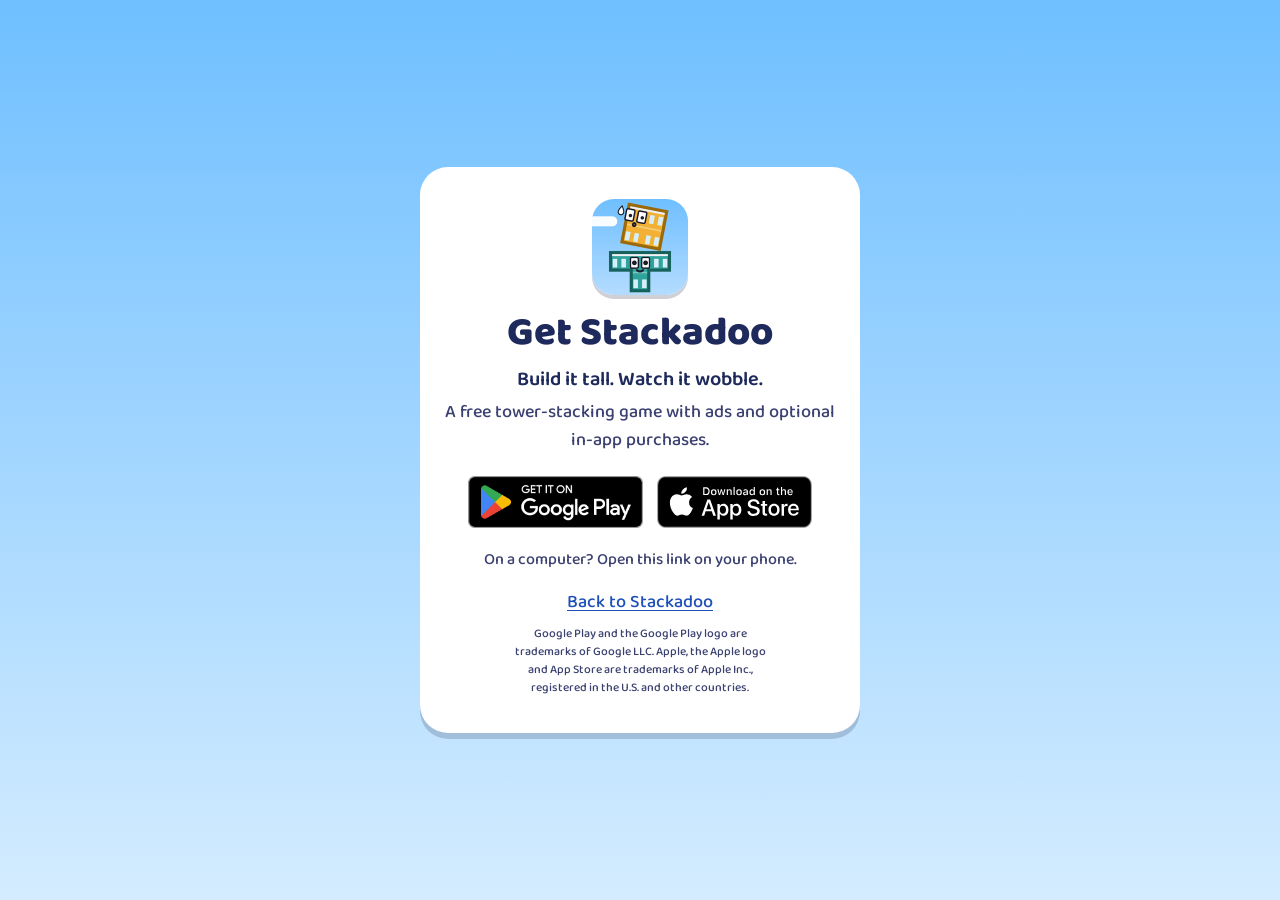
<file: get.html>
<!DOCTYPE html>
<!-- Landing page for the link at the end of the game's "share my tower" text. GitHub Pages serves it at /get. -->
<html lang="en">
<head>
  <meta charset="utf-8">
  <meta name="viewport" content="width=device-width, initial-scale=1">
  <title>Get Stackadoo: free on Android and iPhone</title>
  <meta name="description" content="Stackadoo is a free tower-stacking game with wobbly block characters. Get it on Google Play or the App Store.">
  <meta name="theme-color" content="#6fbfff">
  <link rel="canonical" href="https://mkhakpaki.github.io/stackadoo-site/get">
  <link rel="icon" href="favicon.ico" sizes="48x48">
  <link rel="icon" type="image/png" sizes="32x32" href="favicon-32.png">
  <link rel="apple-touch-icon" href="apple-touch-icon.png">
  <link rel="manifest" href="site.webmanifest">
  <meta property="og:site_name" content="Stackadoo">
  <meta property="og:type" content="website">
  <meta property="og:title" content="Get Stackadoo: free on Android and iPhone">
  <meta property="og:description" content="Build it tall. Watch it wobble. Get Stackadoo on Google Play or the App Store.">
  <meta property="og:url" content="https://mkhakpaki.github.io/stackadoo-site/get">
  <meta property="og:image" content="https://mkhakpaki.github.io/stackadoo-site/og-image.png">
  <meta property="og:image:width" content="1200">
  <meta property="og:image:height" content="630">
  <meta property="og:image:alt" content="The Stackadoo app icon and logo on a sky-blue background, with the line Build it tall. Watch it wobble.">
  <meta name="twitter:card" content="summary_large_image">
  <meta name="twitter:title" content="Get Stackadoo: free on Android and iPhone">
  <meta name="twitter:description" content="Build it tall. Watch it wobble. Get Stackadoo on Google Play or the App Store.">
  <meta name="twitter:image" content="https://mkhakpaki.github.io/stackadoo-site/og-image.png">
  <meta name="twitter:image:alt" content="The Stackadoo app icon and logo on a sky-blue background, with the line Build it tall. Watch it wobble.">
  <link rel="preload" href="fonts/Baloo2-ExtraBold.woff" as="font" type="font/woff" crossorigin>
  <link rel="stylesheet" href="style.css">
</head>
<body class="page-get">
  <a class="skip-link" href="#main">Skip to content</a>
  <main class="get" id="main">
    <img class="get-icon" src="icon-192.png" alt="" width="96" height="96">
    <h1>Get Stackadoo</h1>
    <p class="get-lede">Build it tall. Watch it wobble.</p>
    <p class="get-sub">A free tower-stacking game with ads and optional in-app purchases.</p>

    <!-- Both badges are real links, so the page works with JavaScript off. The script below only
         re-orders them and passes the incoming query string on. The store URLs live here, in one place. -->
    <div class="store-badges" id="badges">
      <a class="store-badge store-badge--play" id="playBadge" href="https://play.google.com/store/apps/details?id=com.mkhakpaki.stackadoo.android" rel="noopener"><img src="google-play-badge.png" alt="Get it on Google Play" width="175" height="52"></a>
      <a class="store-badge store-badge--appstore" id="appStoreBadge" href="https://apps.apple.com/app/id6837267261" rel="noopener"><img src="app-store-badge.svg" alt="Download on the App Store" width="156" height="52"></a>
    </div>

    <p class="get-hint" id="hint">On a computer? Open this link on your phone.</p>
    <p class="get-home"><a href="./">Back to Stackadoo</a></p>
    <p class="get-legal">Google Play and the Google Play logo are trademarks of Google LLC. Apple, the Apple logo and App Store are trademarks of Apple Inc., registered in the U.S. and other countries.</p>
  </main>
<script>
(function () {
  // iPhone/iPad go straight to the App Store (owner, 27 Nov 2026).
  var IOS_REDIRECT = true;

  var badges = document.getElementById("badges");
  var playEl = document.getElementById("playBadge");
  var appStoreEl = document.getElementById("appStoreBadge");
  var hint = document.getElementById("hint");

  // Carry the whole incoming query string through to the store links.
  var query = location.search;
  var rawQuery = query.replace(/^\?/, "");
  var PLAY_URL = playEl.href; // already has ?id=..., so append with &
  var APP_STORE_URL = appStoreEl.href;
  var play = rawQuery ? PLAY_URL + "&" + rawQuery : PLAY_URL;
  var appStore = APP_STORE_URL + query;
  playEl.href = play;
  appStoreEl.href = appStore;

  var ua = navigator.userAgent || "";
  var isAndroid = /Android/i.test(ua);
  // iPadOS 13+ reports itself as a Mac; treat a touch-capable Mac as an iPad.
  var isIOS = /iPhone|iPad|iPod/i.test(ua) || (/Macintosh/i.test(ua) && "ontouchend" in document);

  // Built with DOM calls, never innerHTML: the URL carries whatever the visitor arrived with.
  function setHint(text, url) {
    hint.textContent = text + " ";
    var a = document.createElement("a");
    a.href = url;
    a.textContent = "Open manually";
    hint.appendChild(a);
  }

  if (isAndroid) {
    setHint("Taking you to Google Play…", play);
    location.replace(play);
  } else if (isIOS) {
    badges.insertBefore(appStoreEl, playEl); // lead with the store they can use
    badges.className += " is-ios";
    if (IOS_REDIRECT) {
      setHint("Taking you to the App Store…", appStore);
      location.replace(appStore);
    } else {
      hint.textContent = "Tap a badge to get the game.";
    }
  }
  // Desktop and everything else: both badges, side by side, no redirect.
})();
</script>
</body>
</html>
</file>
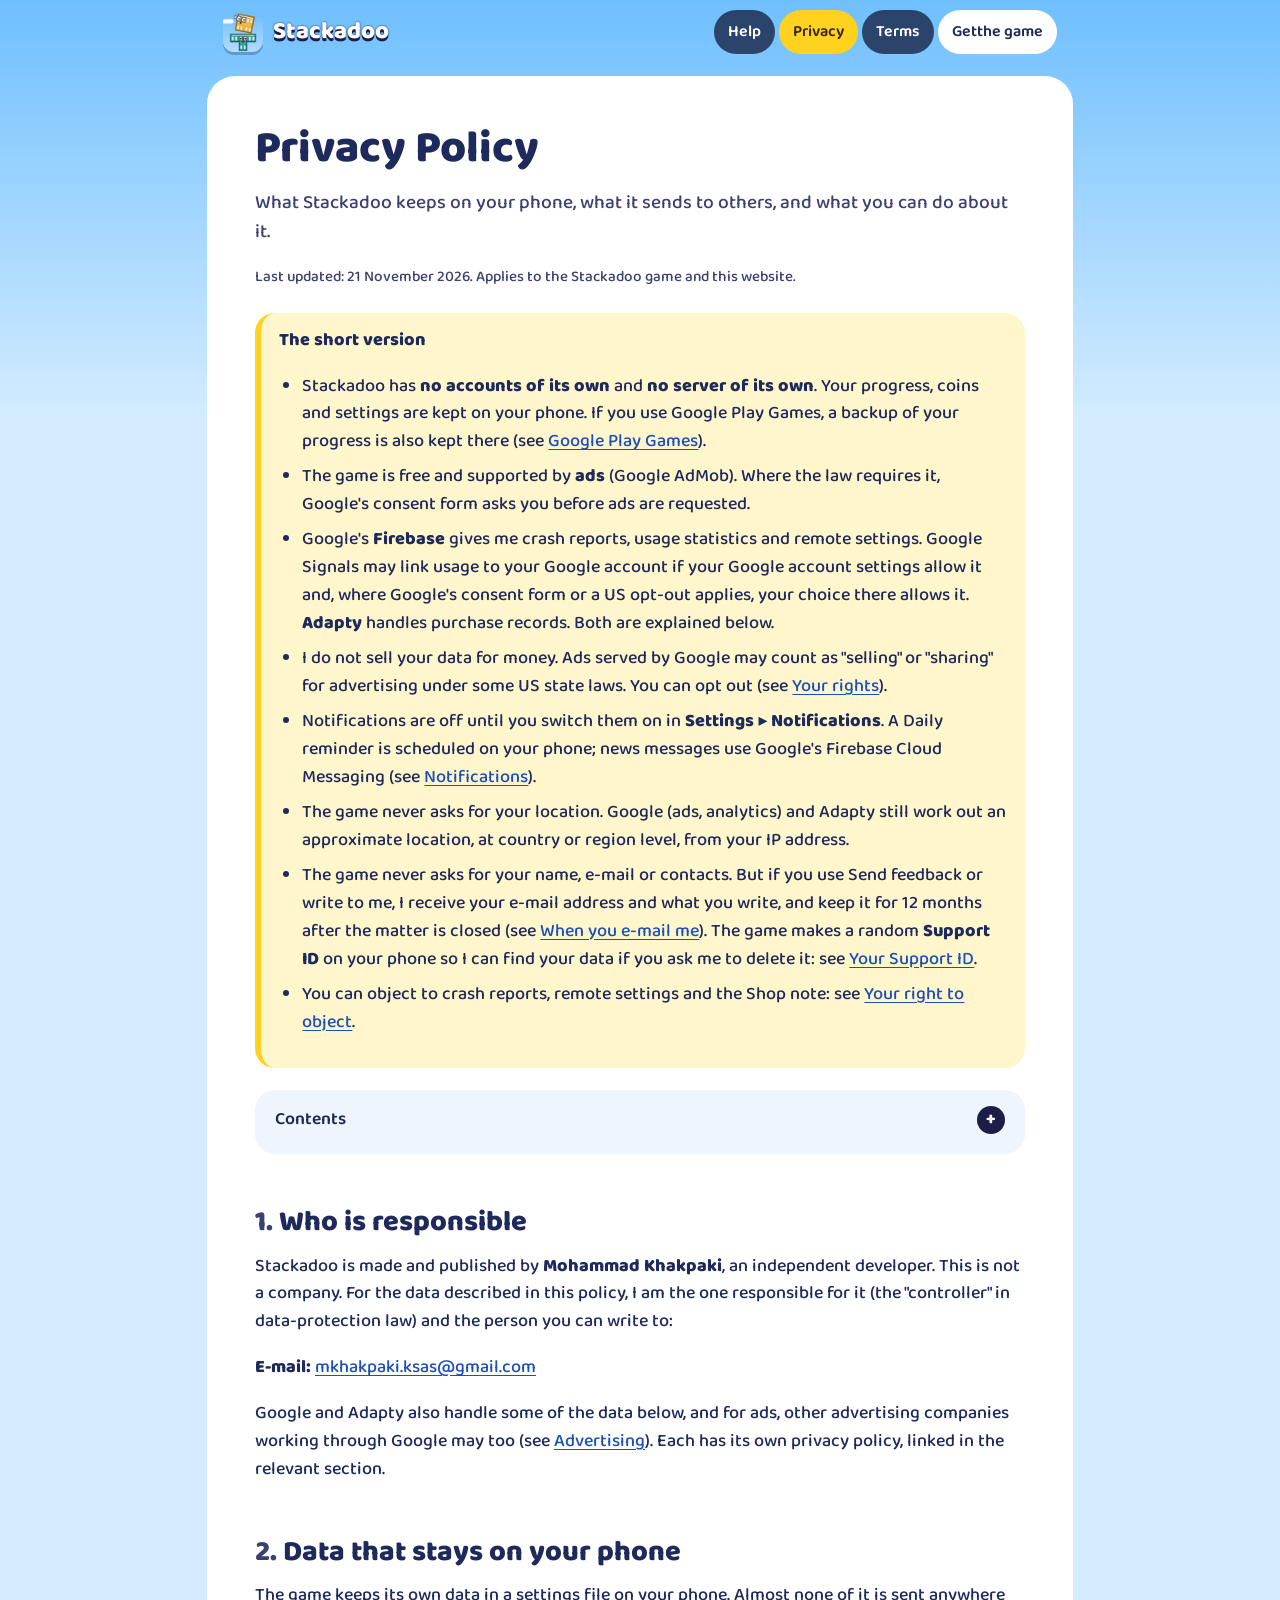
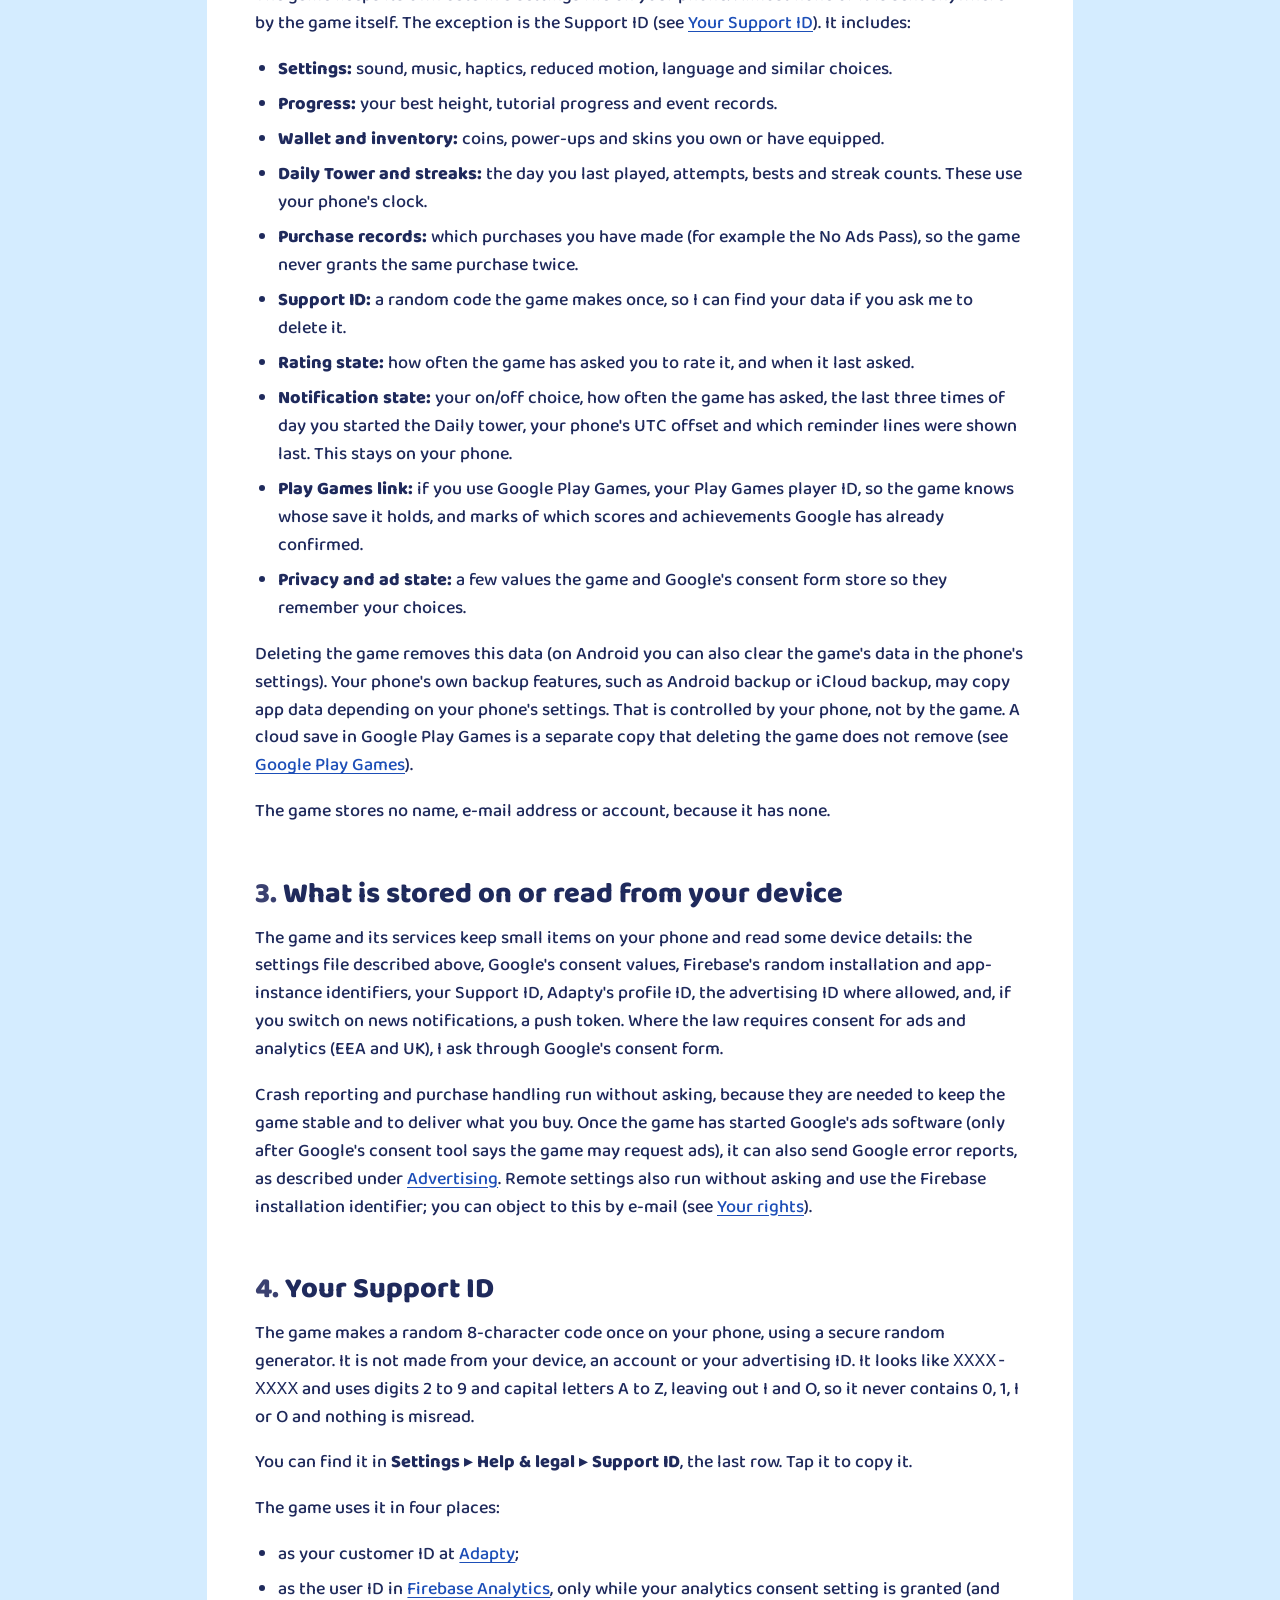
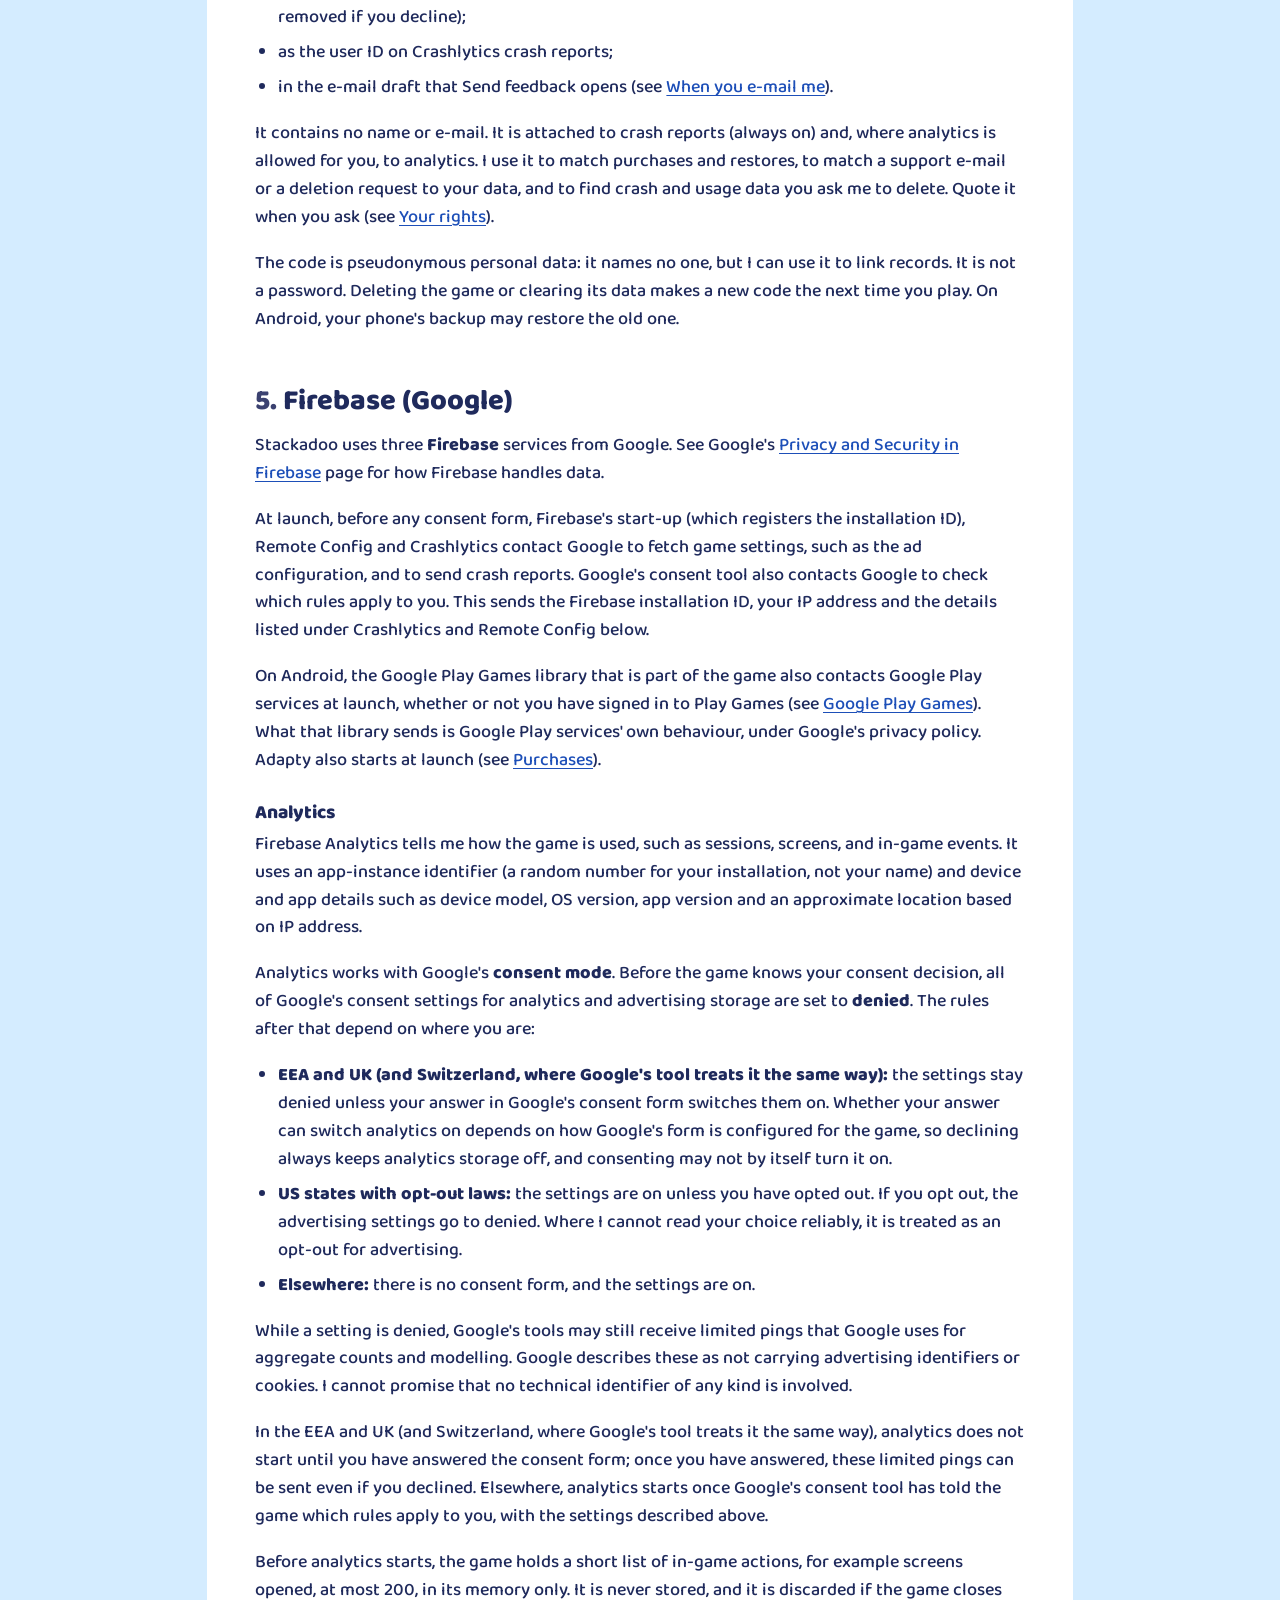
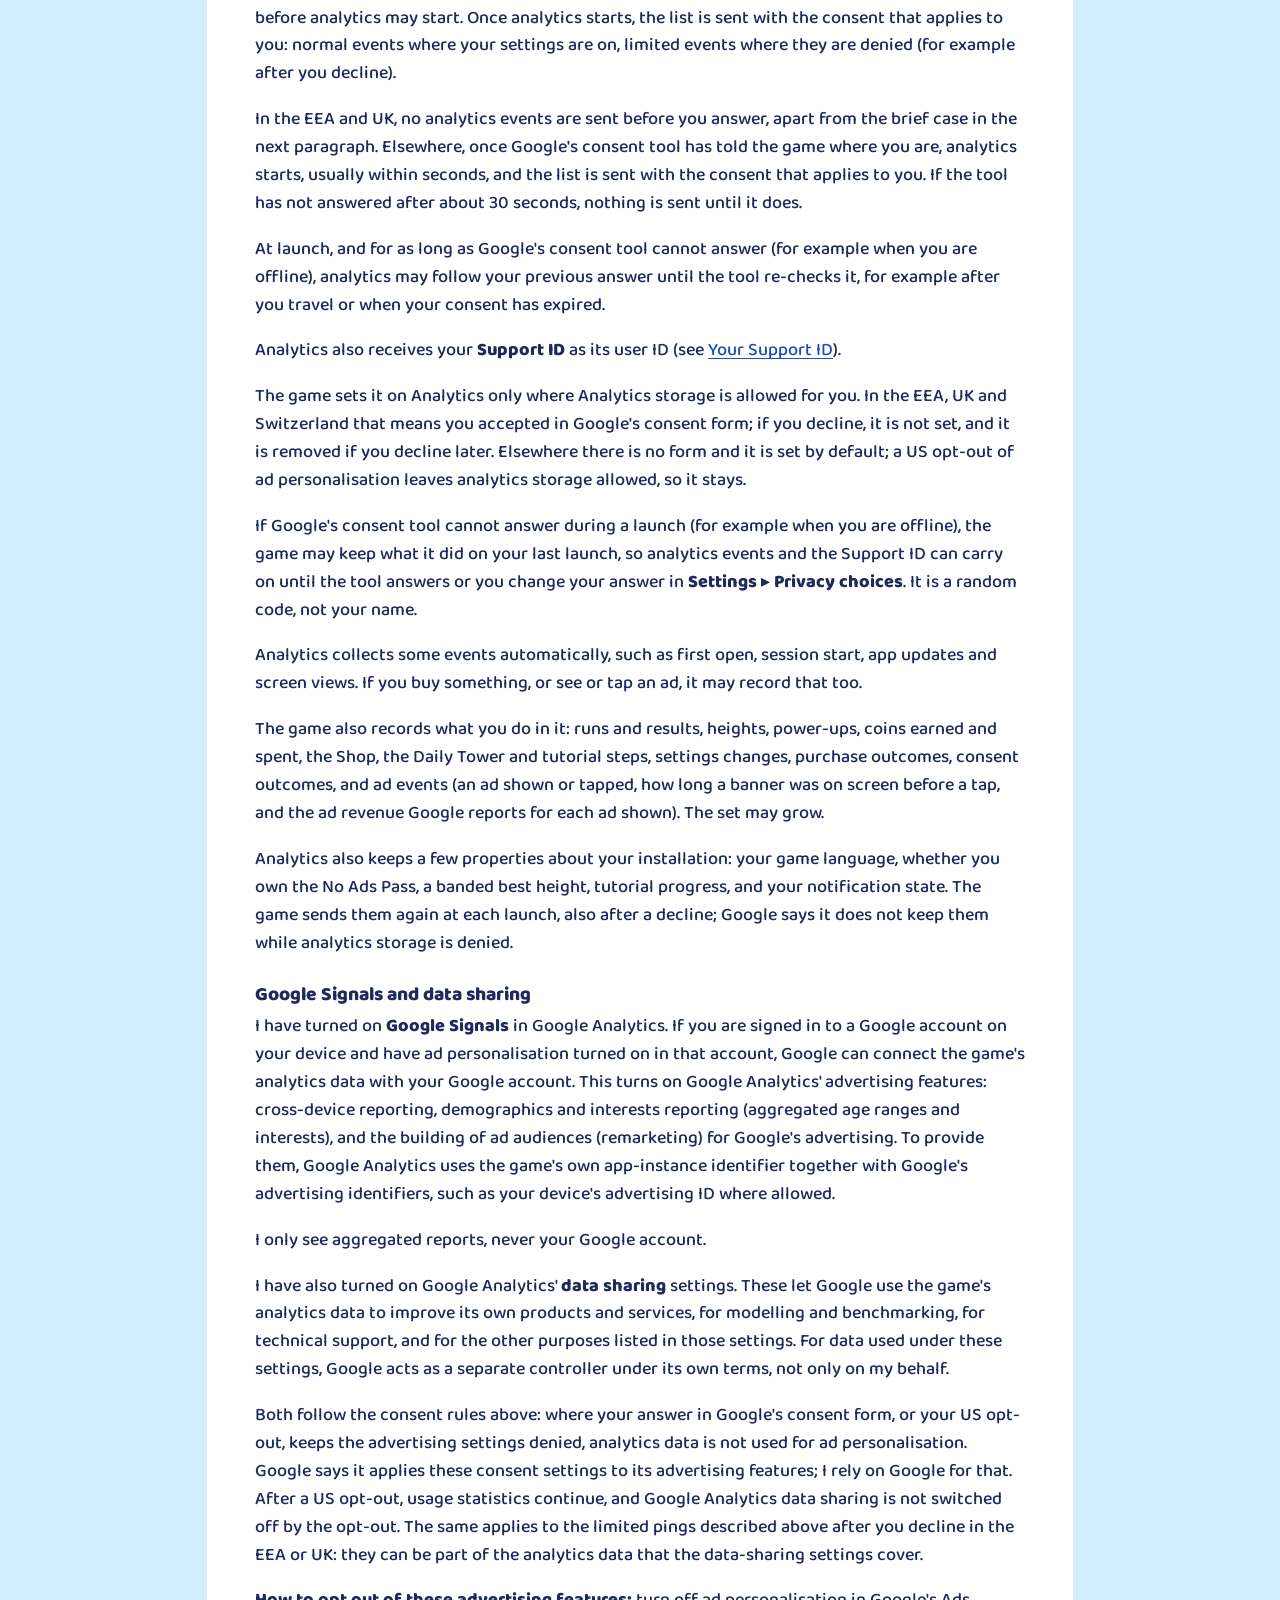
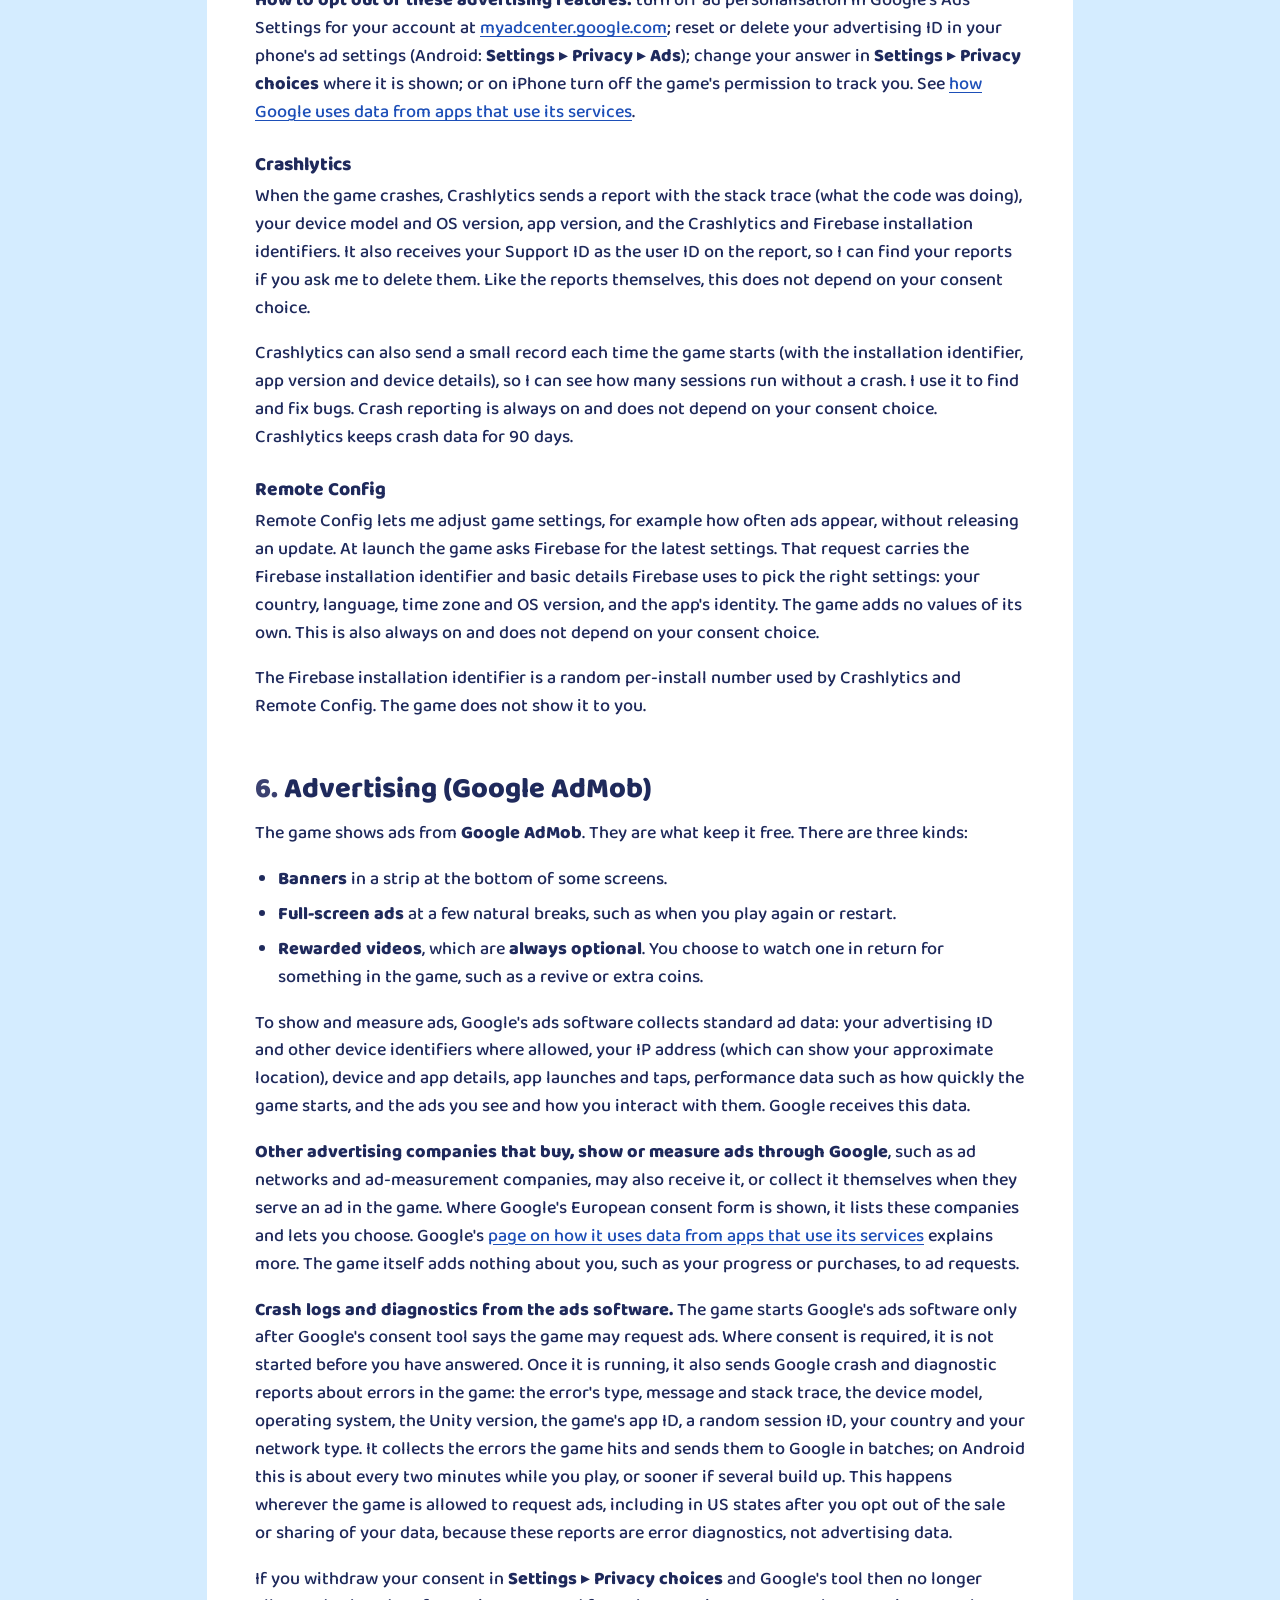
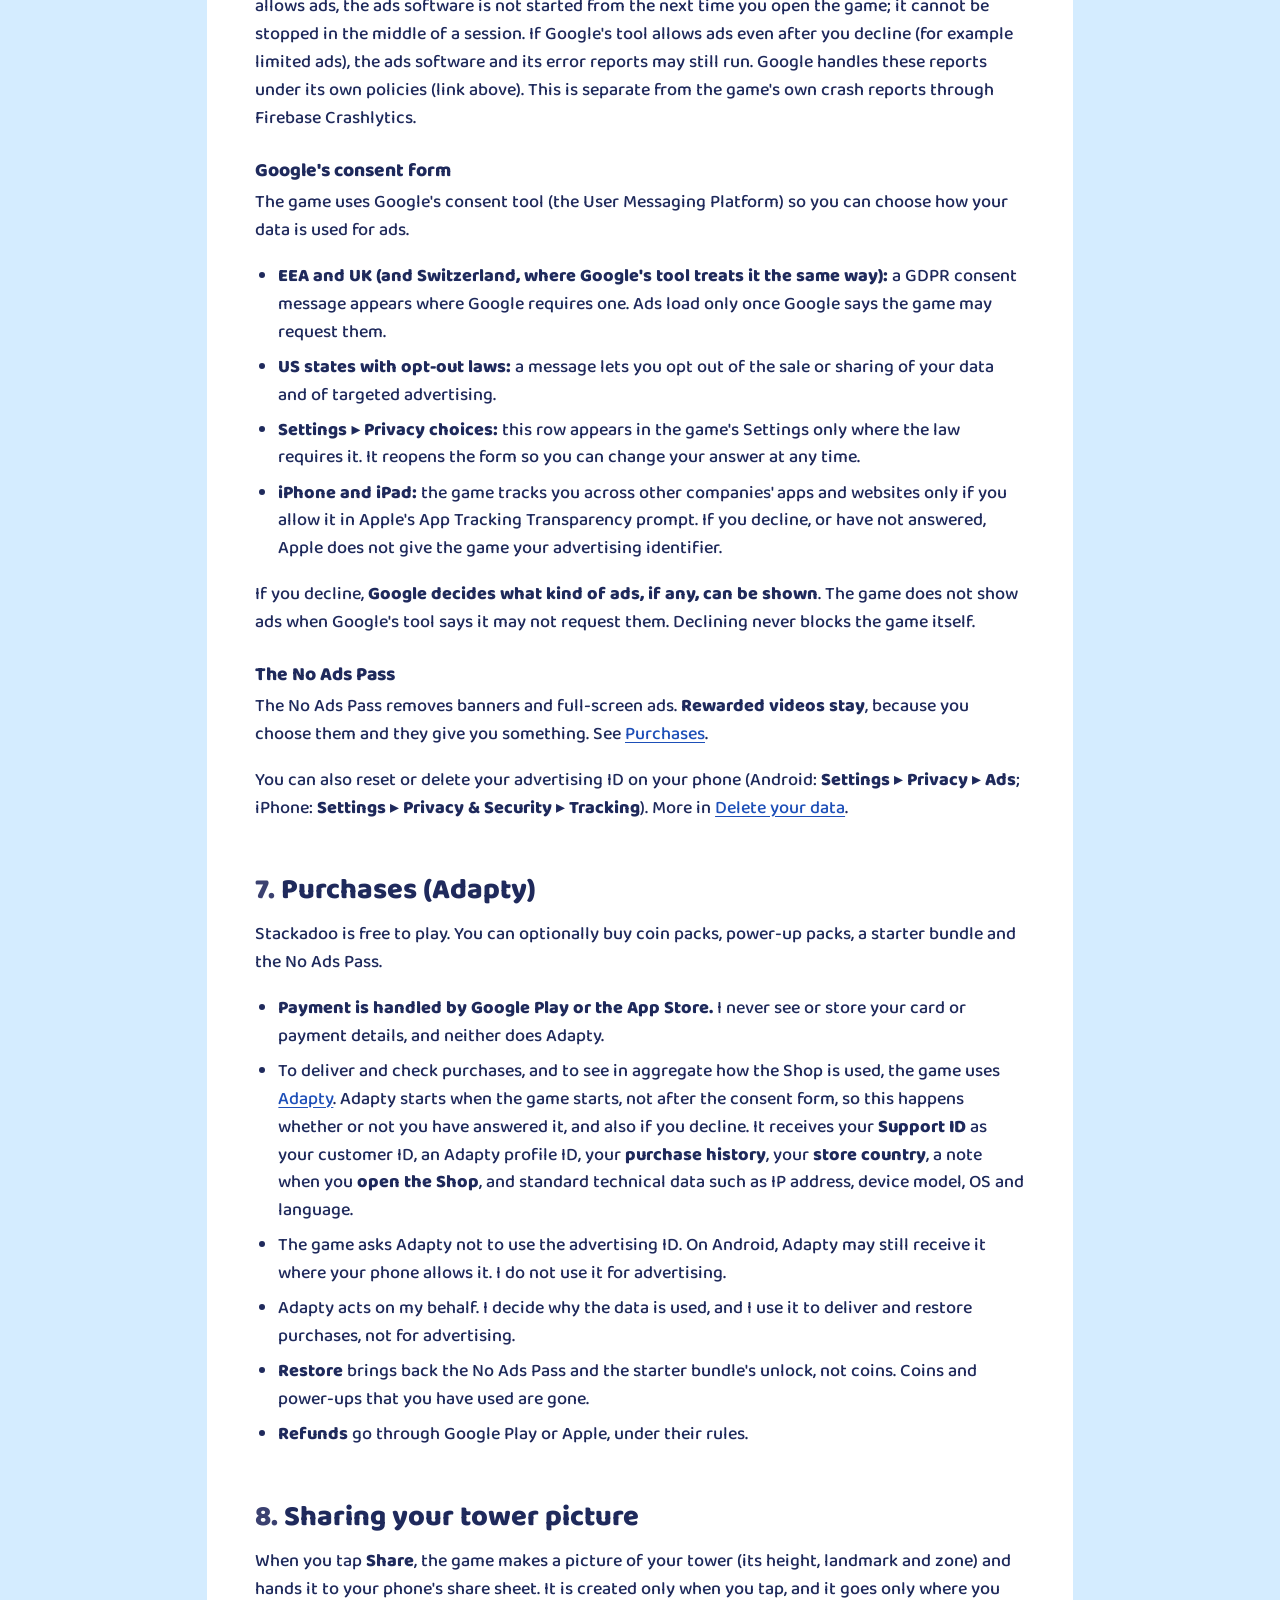
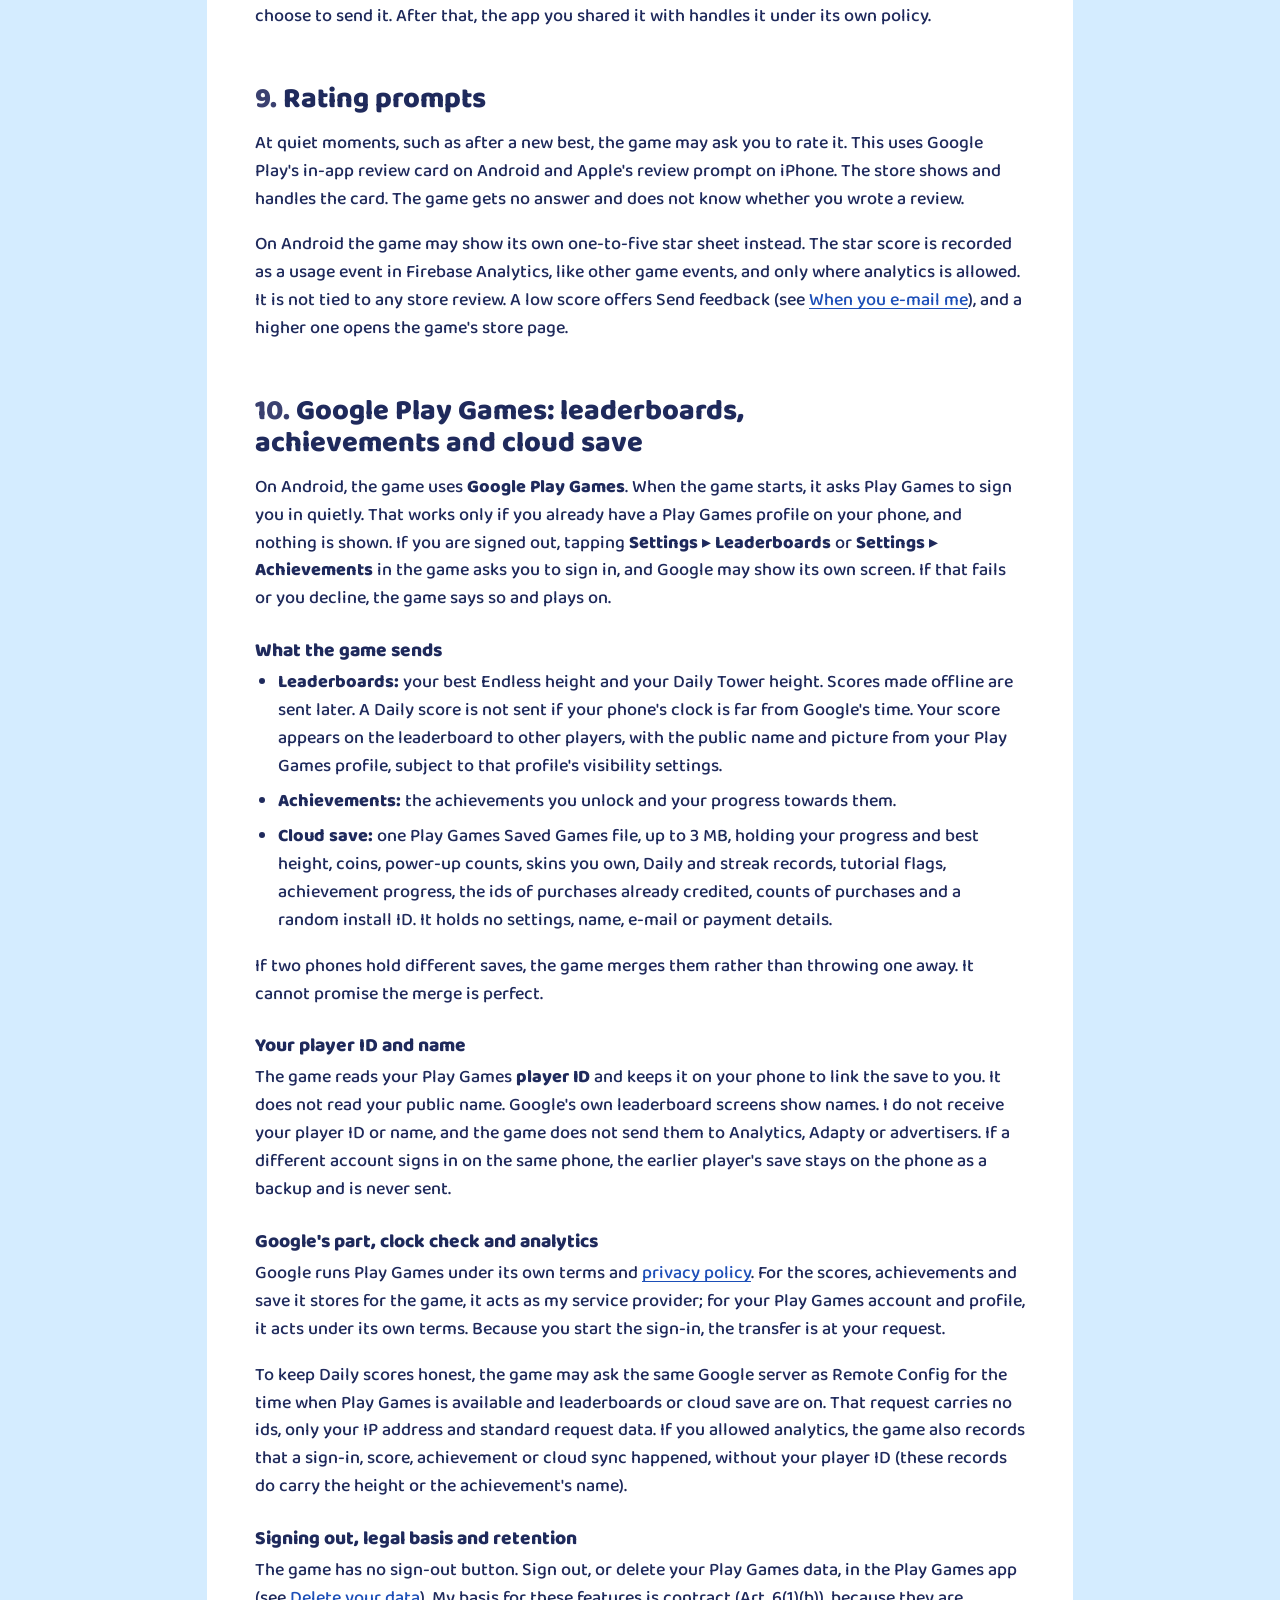
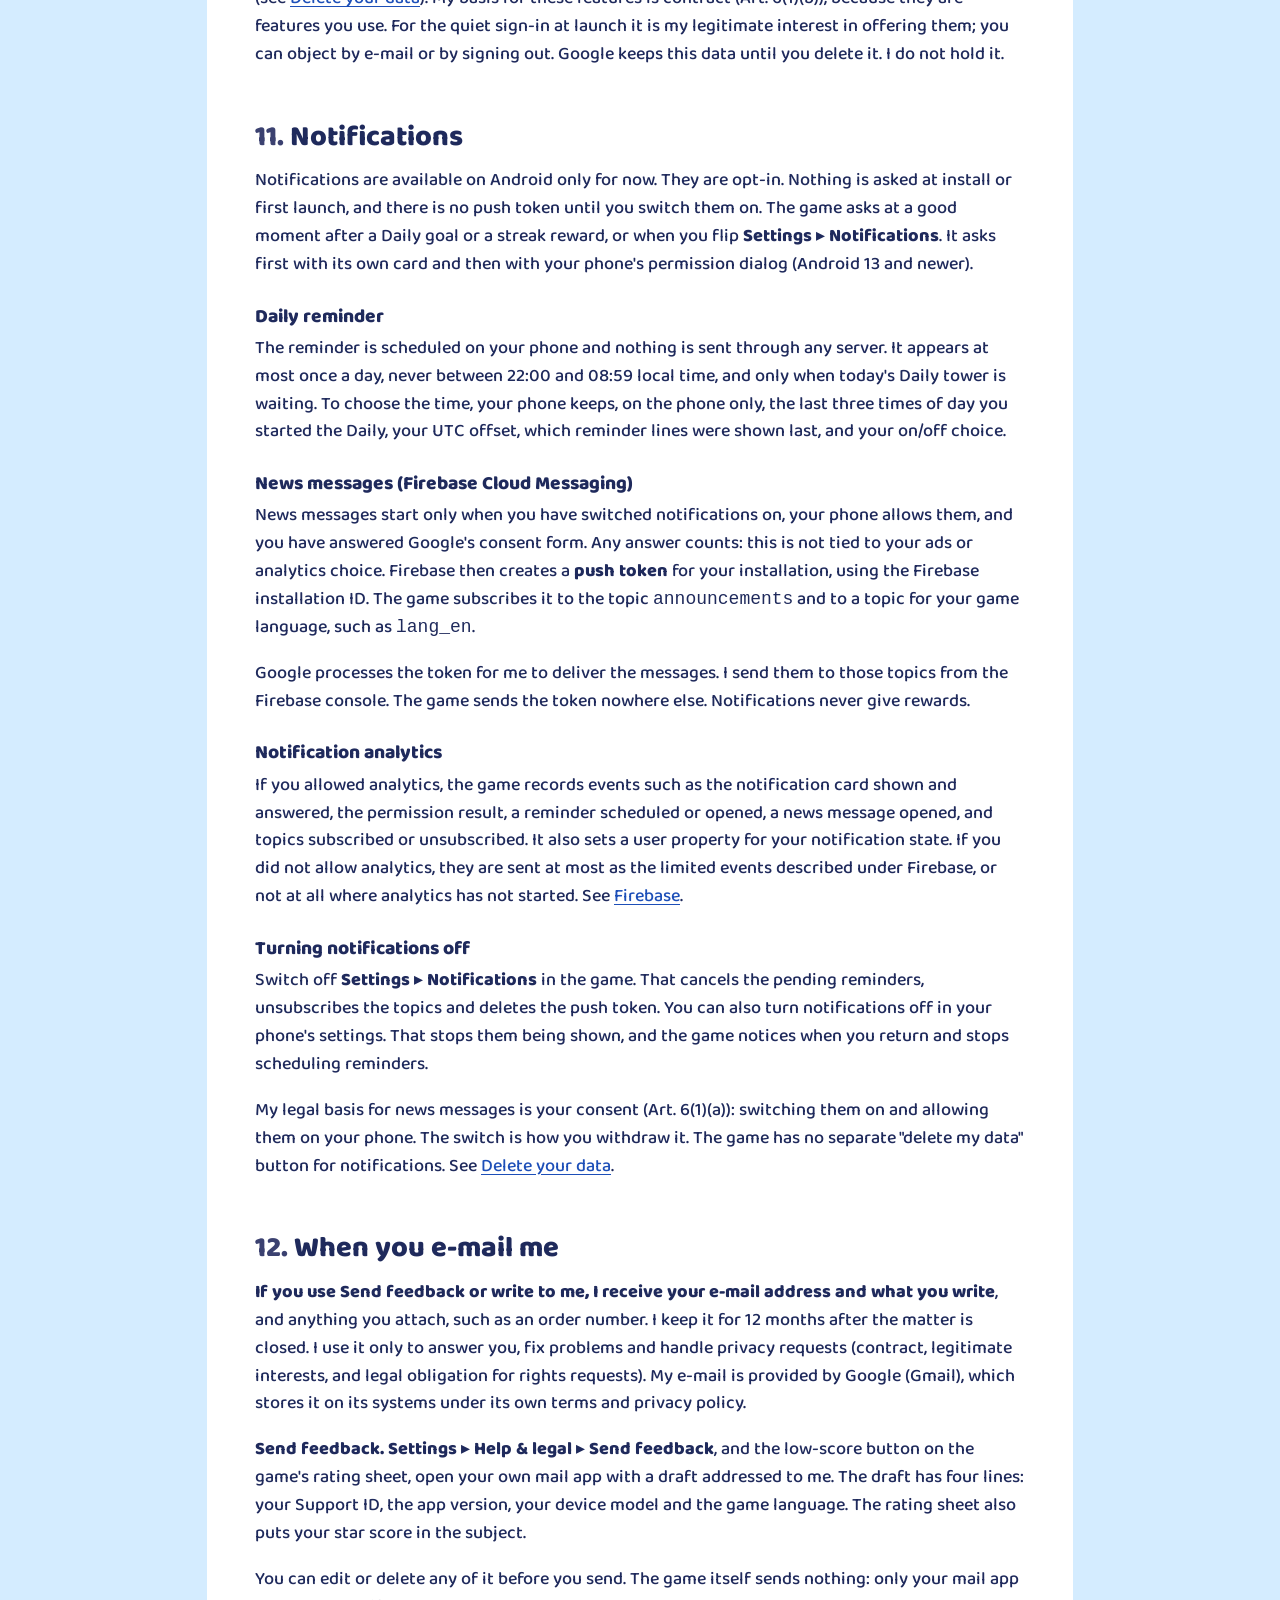
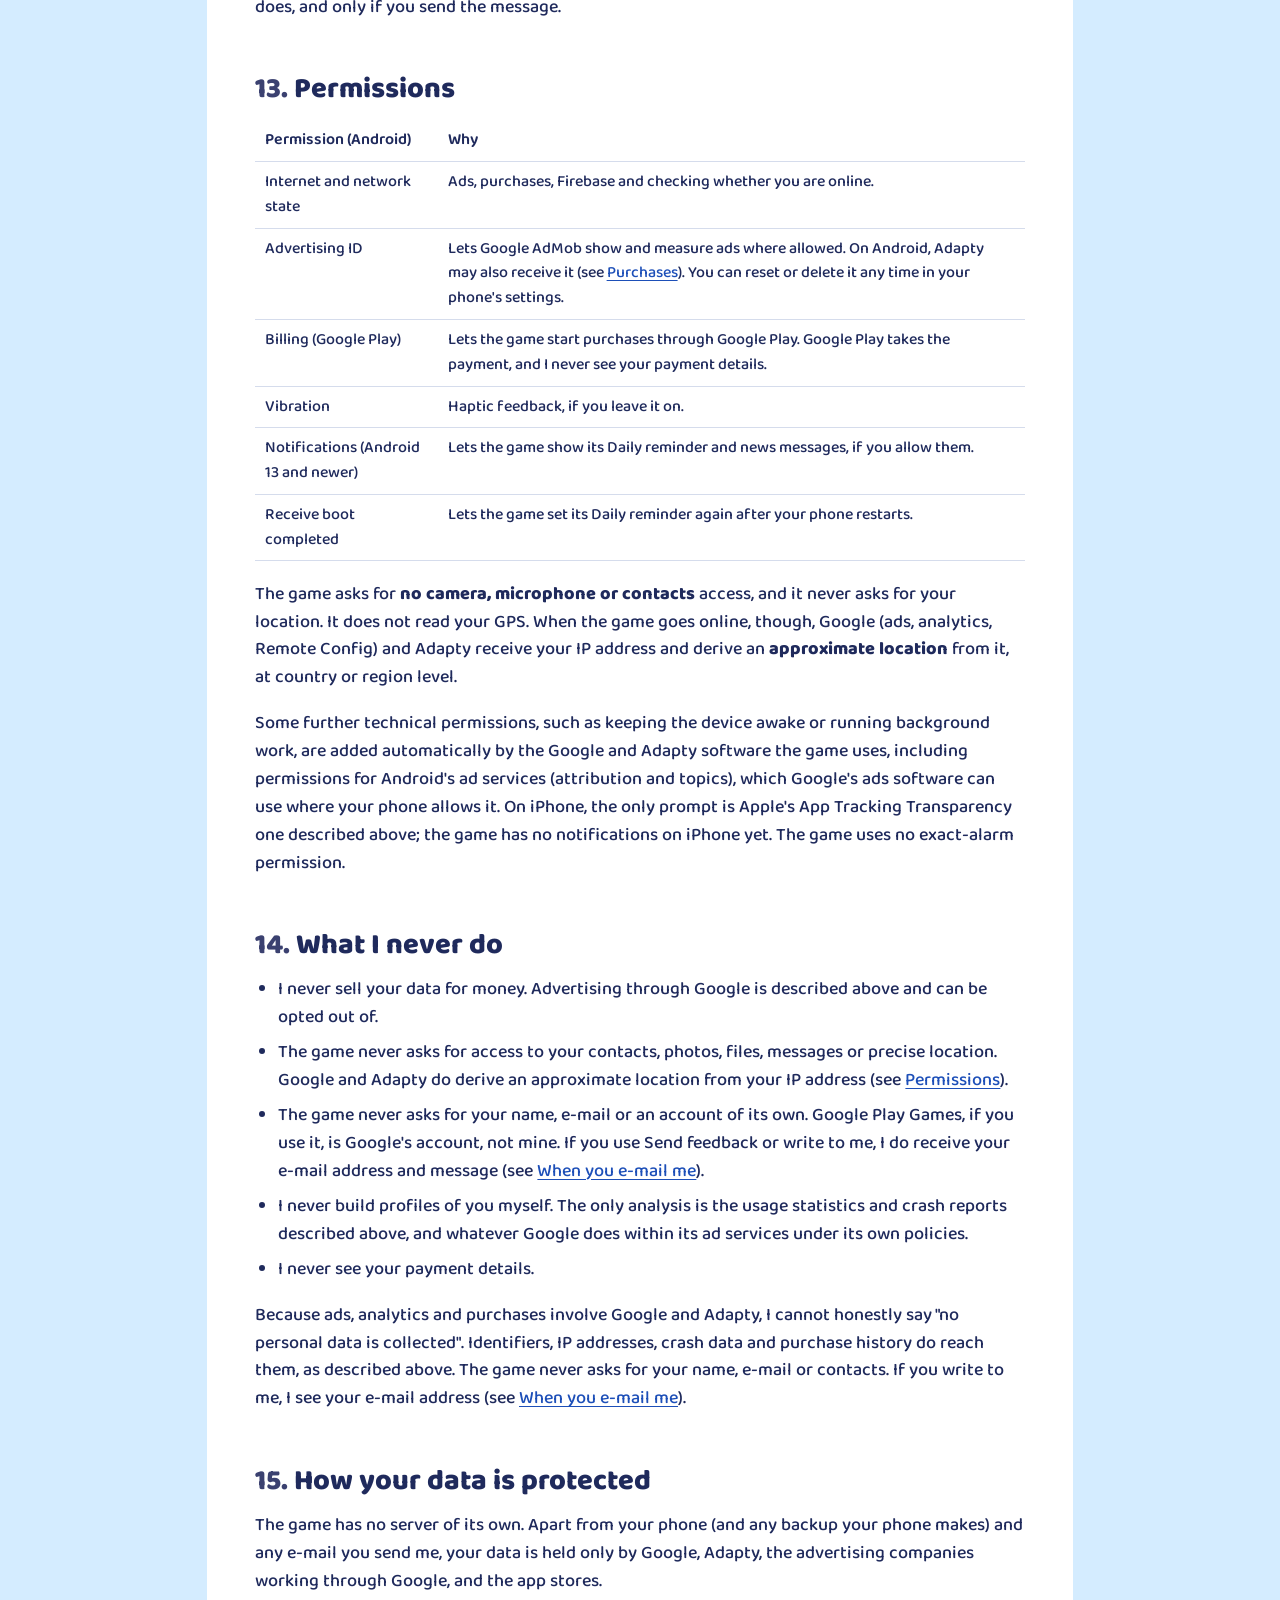
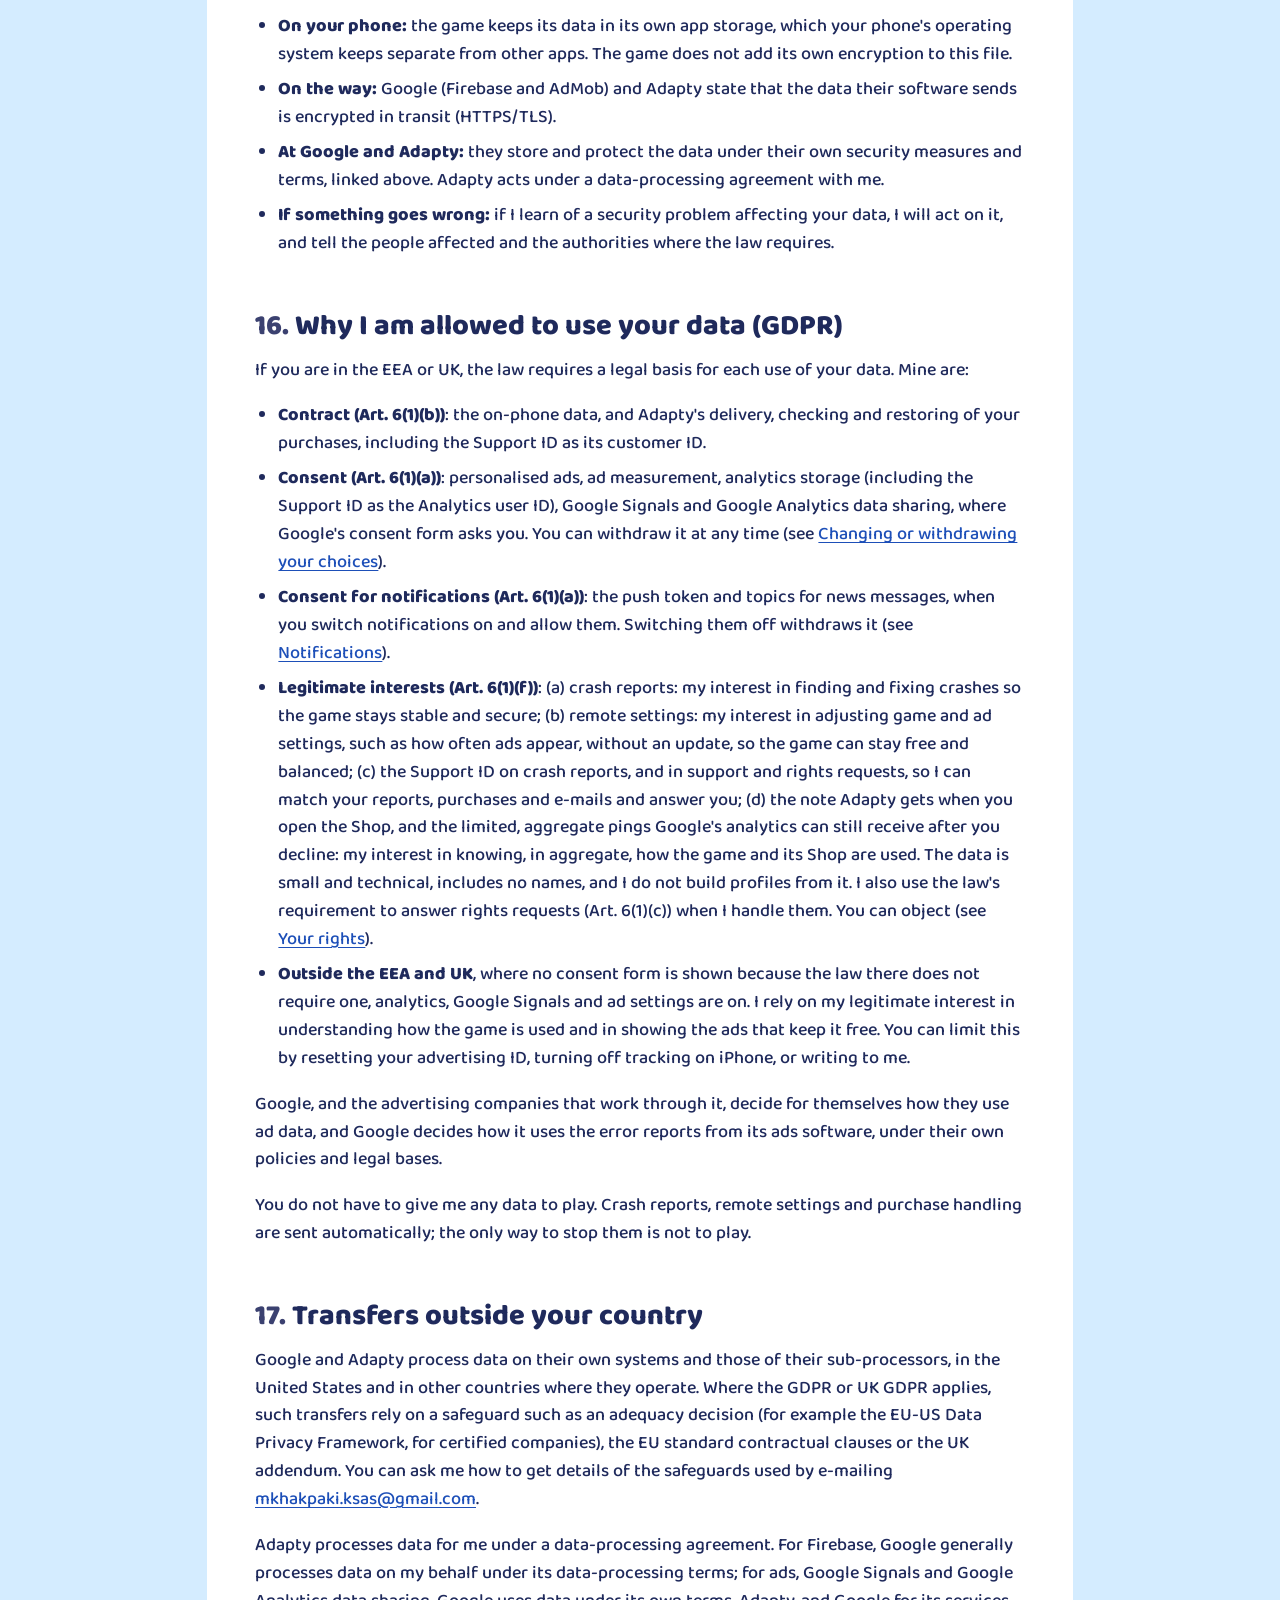
<file: privacy.html>
<!DOCTYPE html>
<!--
  MAINTENANCE RULE (do not delete):
  This page describes the shipped Android build: AdMob/UMP, Firebase (Analytics with consent mode,
  Crashlytics, Remote Config, Cloud Messaging), Adapty purchases, Google Play Games, the Support ID,
  Send feedback, rating prompts and Android notifications. Whenever an SDK or service is added or
  removed, update this page, terms.html and delete-data.html, and bump "Last updated". Drafted text
  for iOS-only features (Game Center, iCloud) lives in _work/legal/planned-sections.md until they ship.
  Analytics retention: 14 months (owner, 20 Nov 2026).
  Voice: first person singular (I / me / my), never we / us / our.
-->
<html lang="en">
<head>
  <meta charset="utf-8">
  <meta name="viewport" content="width=device-width, initial-scale=1">
  <title>Privacy Policy | Stackadoo</title>
  <meta name="description" content="The Stackadoo privacy policy: what stays on your phone, what Google (ads, analytics, crash reports) and Adapty (purchases) receive, and your choices.">
  <meta name="theme-color" content="#6fbfff">
  <link rel="canonical" href="https://mkhakpaki.github.io/stackadoo-site/privacy.html">
  <link rel="icon" href="favicon.ico" sizes="48x48">
  <link rel="icon" type="image/png" sizes="32x32" href="favicon-32.png">
  <link rel="apple-touch-icon" href="apple-touch-icon.png">
  <link rel="manifest" href="site.webmanifest">
  <meta property="og:site_name" content="Stackadoo">
  <meta property="og:type" content="website">
  <meta property="og:title" content="Privacy Policy | Stackadoo">
  <meta property="og:description" content="The Stackadoo privacy policy: what stays on your phone, what Google (ads, analytics, crash reports) and Adapty (purchases) receive, and your choices.">
  <meta property="og:url" content="https://mkhakpaki.github.io/stackadoo-site/privacy.html">
  <meta property="og:image" content="https://mkhakpaki.github.io/stackadoo-site/og-image.png">
  <meta property="og:image:width" content="1200">
  <meta property="og:image:height" content="630">
  <meta property="og:image:alt" content="The Stackadoo app icon and logo on a sky-blue background, with the line Build it tall. Watch it wobble.">
  <meta name="twitter:card" content="summary_large_image">
  <meta name="twitter:title" content="Privacy Policy | Stackadoo">
  <meta name="twitter:description" content="The Stackadoo privacy policy: what stays on your phone, what Google (ads, analytics, crash reports) and Adapty (purchases) receive, and your choices.">
  <meta name="twitter:image" content="https://mkhakpaki.github.io/stackadoo-site/og-image.png">
  <meta name="twitter:image:alt" content="The Stackadoo app icon and logo on a sky-blue background, with the line Build it tall. Watch it wobble.">
  <link rel="preload" href="fonts/Baloo2-ExtraBold.woff" as="font" type="font/woff" crossorigin>
  <link rel="stylesheet" href="style.css">
</head>
<body class="page-reading">
  <a class="skip-link" href="#main">Skip to content</a>

  <header class="site-header">
    <div class="wrap">
      <a class="brand" href="./"><img src="icon-192.png" alt="" width="40" height="40"><span>Stackadoo</span></a>
      <nav aria-label="Main">
        <ul class="nav">
          <li><a href="support.html">Help</a></li>
          <li><a href="privacy.html" aria-current="page">Privacy</a></li>
          <li><a href="terms.html">Terms</a></li>
          <li><a class="nav-get" href="get.html">Get<span class="nav-long"> the game</span></a></li>
        </ul>
      </nav>
    </div>
  </header>

  <div class="reading-wrap">
    <main class="reading" id="main">
      <h1>Privacy Policy</h1>
      <p class="lede">What Stackadoo keeps on your phone, what it sends to others, and what you can do about it.</p>
      <p class="meta">Last updated: 21 November 2026. Applies to the Stackadoo game and this website.</p>

      <div class="callout">
        <p><strong>The short version</strong></p>
        <ul>
          <li>Stackadoo has <strong>no accounts of its own</strong> and <strong>no server of its own</strong>. Your progress, coins and settings are kept on your phone. If you use Google Play Games, a backup of your progress is also kept there (see <a href="#play-games">Google Play Games</a>).</li>
          <li>The game is free and supported by <strong>ads</strong> (Google AdMob). Where the law requires it, Google's consent form asks you before ads are requested.</li>
          <li>Google's <strong>Firebase</strong> gives me crash reports, usage statistics and remote settings. Google Signals may link usage to your Google account if your Google account settings allow it and, where Google's consent form or a US opt-out applies, your choice there allows it. <strong>Adapty</strong> handles purchase records. Both are explained below.</li>
          <li>I do not sell your data for money. Ads served by Google may count as "selling" or "sharing" for advertising under some US state laws. You can opt out (see <a href="#rights">Your rights</a>).</li>
          <li>Notifications are off until you switch them on in <strong>Settings &#9656; Notifications</strong>. A Daily reminder is scheduled on your phone; news messages use Google's Firebase Cloud Messaging (see <a href="#notifications">Notifications</a>).</li>
          <li>The game never asks for your location. Google (ads, analytics) and Adapty still work out an approximate location, at country or region level, from your IP address.</li>
          <li>The game never asks for your name, e-mail or contacts. But if you use Send feedback or write to me, I receive your e-mail address and what you write, and keep it for 12 months after the matter is closed (see <a href="#email">When you e-mail me</a>). The game makes a random <strong>Support ID</strong> on your phone so I can find your data if you ask me to delete it: see <a href="#support-id">Your Support ID</a>.</li>
          <li>You can object to crash reports, remote settings and the Shop note: see <a href="#objection">Your right to object</a>.</li>
        </ul>
      </div>

      <nav class="toc-wrap" aria-label="Contents">
        <details class="toc">
          <summary>Contents</summary>
          <ol>
            <li><a href="#controller">Who is responsible</a></li>
            <li><a href="#on-device">Data that stays on your phone</a></li>
            <li><a href="#device">What is stored on or read from your device</a></li>
            <li><a href="#support-id">Your Support ID</a></li>
            <li><a href="#firebase">Firebase (Google)</a></li>
            <li><a href="#ads">Advertising (Google AdMob)</a></li>
            <li><a href="#purchases">Purchases (Adapty)</a></li>
            <li><a href="#sharing">Sharing your tower picture</a></li>
            <li><a href="#ratings">Rating prompts</a></li>
            <li><a href="#play-games">Google Play Games: leaderboards, achievements and cloud save</a></li>
            <li><a href="#notifications">Notifications</a></li>
            <li><a href="#email">When you e-mail me</a></li>
            <li><a href="#permissions">Permissions</a></li>
            <li><a href="#never">What I never do</a></li>
            <li><a href="#security">How your data is protected</a></li>
            <li><a href="#bases">Why I am allowed to use your data (GDPR)</a></li>
            <li><a href="#transfers">Transfers outside your country</a></li>
            <li><a href="#retention">How long data is kept</a></li>
            <li><a href="#rights">Your rights</a></li>
            <li><a href="#choices">Changing or withdrawing your choices</a></li>
            <li><a href="#deletion">Asking for deletion</a></li>
            <li><a href="#website">This website</a></li>
            <li><a href="#children">Children</a></li>
            <li><a href="#changes">Changes to this policy</a></li>
            <li><a href="#contact">Contact</a></li>
          </ol>
        </details>
      </nav>

      <section aria-labelledby="controller">
        <h2 id="controller">Who is responsible</h2>
        <p>Stackadoo is made and published by <strong>Mohammad Khakpaki</strong>, an independent developer. This is not a company. For the data described in this policy, I am the one responsible for it (the "controller" in data-protection law) and the person you can write to:</p>
        <p><strong>E-mail:</strong> <a href="mailto:mkhakpaki.ksas@gmail.com">mkhakpaki.ksas@gmail.com</a></p>
        <p>Google and Adapty also handle some of the data below, and for ads, other advertising companies working through Google may too (see <a href="#ads">Advertising</a>). Each has its own privacy policy, linked in the relevant section.</p>
      </section>

      <section aria-labelledby="on-device">
        <h2 id="on-device">Data that stays on your phone</h2>
        <p>The game keeps its own data in a settings file on your phone. Almost none of it is sent anywhere by the game itself. The exception is the Support ID (see <a href="#support-id">Your Support ID</a>). It includes:</p>
        <ul>
          <li><strong>Settings:</strong> sound, music, haptics, reduced motion, language and similar choices.</li>
          <li><strong>Progress:</strong> your best height, tutorial progress and event records.</li>
          <li><strong>Wallet and inventory:</strong> coins, power-ups and skins you own or have equipped.</li>
          <li><strong>Daily Tower and streaks:</strong> the day you last played, attempts, bests and streak counts. These use your phone's clock.</li>
          <li><strong>Purchase records:</strong> which purchases you have made (for example the No Ads Pass), so the game never grants the same purchase twice.</li>
          <li><strong>Support ID:</strong> a random code the game makes once, so I can find your data if you ask me to delete it.</li>
          <li><strong>Rating state:</strong> how often the game has asked you to rate it, and when it last asked.</li>
          <li><strong>Notification state:</strong> your on/off choice, how often the game has asked, the last three times of day you started the Daily tower, your phone's UTC offset and which reminder lines were shown last. This stays on your phone.</li>
          <li><strong>Play Games link:</strong> if you use Google Play Games, your Play Games player ID, so the game knows whose save it holds, and marks of which scores and achievements Google has already confirmed.</li>
          <li><strong>Privacy and ad state:</strong> a few values the game and Google's consent form store so they remember your choices.</li>
        </ul>
        <p>Deleting the game removes this data (on Android you can also clear the game's data in the phone's settings). Your phone's own backup features, such as Android backup or iCloud backup, may copy app data depending on your phone's settings. That is controlled by your phone, not by the game. A cloud save in Google Play Games is a separate copy that deleting the game does not remove (see <a href="#play-games">Google Play Games</a>).</p>
        <p>The game stores no name, e-mail address or account, because it has none.</p>
      </section>

      <section aria-labelledby="device">
        <h2 id="device">What is stored on or read from your device</h2>
        <p>The game and its services keep small items on your phone and read some device details: the settings file described above, Google's consent values, Firebase's random installation and app-instance identifiers, your Support ID, Adapty's profile ID, the advertising ID where allowed, and, if you switch on news notifications, a push token. Where the law requires consent for ads and analytics (EEA and UK), I ask through Google's consent form.</p>
        <p>Crash reporting and purchase handling run without asking, because they are needed to keep the game stable and to deliver what you buy. Once the game has started Google's ads software (only after Google's consent tool says the game may request ads), it can also send Google error reports, as described under <a href="#ads">Advertising</a>. Remote settings also run without asking and use the Firebase installation identifier; you can object to this by e-mail (see <a href="#rights">Your rights</a>).</p>
      </section>

      <section aria-labelledby="support-id">
        <h2 id="support-id">Your Support ID</h2>
        <p>The game makes a random 8-character code once on your phone, using a secure random generator. It is not made from your device, an account or your advertising ID. It looks like <code>XXXX-XXXX</code> and uses digits 2 to 9 and capital letters A to Z, leaving out I and O, so it never contains 0, 1, I or O and nothing is misread.</p>
        <p>You can find it in <strong>Settings &#9656; Help &amp; legal &#9656; Support ID</strong>, the last row. Tap it to copy it.</p>
        <p>The game uses it in four places:</p>
        <ul>
          <li>as your customer ID at <a href="#purchases">Adapty</a>;</li>
          <li>as the user ID in <a href="#firebase">Firebase Analytics</a>, only while your analytics consent setting is granted (and removed if you decline);</li>
          <li>as the user ID on Crashlytics crash reports;</li>
          <li>in the e-mail draft that Send feedback opens (see <a href="#email">When you e-mail me</a>).</li>
        </ul>
        <p>It contains no name or e-mail. It is attached to crash reports (always on) and, where analytics is allowed for you, to analytics. I use it to match purchases and restores, to match a support e-mail or a deletion request to your data, and to find crash and usage data you ask me to delete. Quote it when you ask (see <a href="#rights">Your rights</a>).</p>
        <p>The code is pseudonymous personal data: it names no one, but I can use it to link records. It is not a password. Deleting the game or clearing its data makes a new code the next time you play. On Android, your phone's backup may restore the old one.</p>
      </section>

      <section aria-labelledby="firebase">
        <h2 id="firebase">Firebase (Google)</h2>
        <p>Stackadoo uses three <strong>Firebase</strong> services from Google. See Google's <a href="https://firebase.google.com/support/privacy" rel="external">Privacy and Security in Firebase</a> page for how Firebase handles data.</p>
        <p>At launch, before any consent form, Firebase's start-up (which registers the installation ID), Remote Config and Crashlytics contact Google to fetch game settings, such as the ad configuration, and to send crash reports. Google's consent tool also contacts Google to check which rules apply to you. This sends the Firebase installation ID, your IP address and the details listed under Crashlytics and Remote Config below.</p>
        <p>On Android, the Google Play Games library that is part of the game also contacts Google Play services at launch, whether or not you have signed in to Play Games (see <a href="#play-games">Google Play Games</a>). What that library sends is Google Play services' own behaviour, under Google's privacy policy. Adapty also starts at launch (see <a href="#purchases">Purchases</a>).</p>

        <h3>Analytics</h3>
        <p>Firebase Analytics tells me how the game is used, such as sessions, screens, and in-game events. It uses an app-instance identifier (a random number for your installation, not your name) and device and app details such as device model, OS version, app version and an approximate location based on IP address.</p>
        <p>Analytics works with Google's <strong>consent mode</strong>. Before the game knows your consent decision, all of Google's consent settings for analytics and advertising storage are set to <strong>denied</strong>. The rules after that depend on where you are:</p>
        <ul>
          <li><strong>EEA and UK (and Switzerland, where Google's tool treats it the same way):</strong> the settings stay denied unless your answer in Google's consent form switches them on. Whether your answer can switch analytics on depends on how Google's form is configured for the game, so declining always keeps analytics storage off, and consenting may not by itself turn it on.</li>
          <li><strong>US states with opt-out laws:</strong> the settings are on unless you have opted out. If you opt out, the advertising settings go to denied. Where I cannot read your choice reliably, it is treated as an opt-out for advertising.</li>
          <li><strong>Elsewhere:</strong> there is no consent form, and the settings are on.</li>
        </ul>
        <p>While a setting is denied, Google's tools may still receive limited pings that Google uses for aggregate counts and modelling. Google describes these as not carrying advertising identifiers or cookies. I cannot promise that no technical identifier of any kind is involved.</p>
        <p>In the EEA and UK (and Switzerland, where Google's tool treats it the same way), analytics does not start until you have answered the consent form; once you have answered, these limited pings can be sent even if you declined. Elsewhere, analytics starts once Google's consent tool has told the game which rules apply to you, with the settings described above.</p>
        <p>Before analytics starts, the game holds a short list of in-game actions, for example screens opened, at most 200, in its memory only. It is never stored, and it is discarded if the game closes before analytics may start. Once analytics starts, the list is sent with the consent that applies to you: normal events where your settings are on, limited events where they are denied (for example after you decline).</p>
        <p>In the EEA and UK, no analytics events are sent before you answer, apart from the brief case in the next paragraph. Elsewhere, once Google's consent tool has told the game where you are, analytics starts, usually within seconds, and the list is sent with the consent that applies to you. If the tool has not answered after about 30 seconds, nothing is sent until it does.</p>
        <p>At launch, and for as long as Google's consent tool cannot answer (for example when you are offline), analytics may follow your previous answer until the tool re-checks it, for example after you travel or when your consent has expired.</p>
        <p>Analytics also receives your <strong>Support ID</strong> as its user ID (see <a href="#support-id">Your Support ID</a>).</p>
        <p>The game sets it on Analytics only where Analytics storage is allowed for you. In the EEA, UK and Switzerland that means you accepted in Google's consent form; if you decline, it is not set, and it is removed if you decline later. Elsewhere there is no form and it is set by default; a US opt-out of ad personalisation leaves analytics storage allowed, so it stays.</p>
        <p>If Google's consent tool cannot answer during a launch (for example when you are offline), the game may keep what it did on your last launch, so analytics events and the Support ID can carry on until the tool answers or you change your answer in <strong>Settings &#9656; Privacy choices</strong>. It is a random code, not your name.</p>
        <p>Analytics collects some events automatically, such as first open, session start, app updates and screen views. If you buy something, or see or tap an ad, it may record that too.</p>
        <p>The game also records what you do in it: runs and results, heights, power-ups, coins earned and spent, the Shop, the Daily Tower and tutorial steps, settings changes, purchase outcomes, consent outcomes, and ad events (an ad shown or tapped, how long a banner was on screen before a tap, and the ad revenue Google reports for each ad shown). The set may grow.</p>
        <p>Analytics also keeps a few properties about your installation: your game language, whether you own the No Ads Pass, a banded best height, tutorial progress, and your notification state. The game sends them again at each launch, also after a decline; Google says it does not keep them while analytics storage is denied.</p>

        <h3>Google Signals and data sharing</h3>
        <p>I have turned on <strong>Google Signals</strong> in Google Analytics. If you are signed in to a Google account on your device and have ad personalisation turned on in that account, Google can connect the game's analytics data with your Google account. This turns on Google Analytics' advertising features: cross-device reporting, demographics and interests reporting (aggregated age ranges and interests), and the building of ad audiences (remarketing) for Google's advertising. To provide them, Google Analytics uses the game's own app-instance identifier together with Google's advertising identifiers, such as your device's advertising ID where allowed.</p>
        <p>I only see aggregated reports, never your Google account.</p>
        <p>I have also turned on Google Analytics' <strong>data sharing</strong> settings. These let Google use the game's analytics data to improve its own products and services, for modelling and benchmarking, for technical support, and for the other purposes listed in those settings. For data used under these settings, Google acts as a separate controller under its own terms, not only on my behalf.</p>
        <p>Both follow the consent rules above: where your answer in Google's consent form, or your US opt-out, keeps the advertising settings denied, analytics data is not used for ad personalisation. Google says it applies these consent settings to its advertising features; I rely on Google for that. After a US opt-out, usage statistics continue, and Google Analytics data sharing is not switched off by the opt-out. The same applies to the limited pings described above after you decline in the EEA or UK: they can be part of the analytics data that the data-sharing settings cover.</p>
        <p><strong>How to opt out of these advertising features:</strong> turn off ad personalisation in Google's Ads Settings for your account at <a href="https://myadcenter.google.com" rel="external">myadcenter.google.com</a>; reset or delete your advertising ID in your phone's ad settings (Android: <strong>Settings &#9656; Privacy &#9656; Ads</strong>); change your answer in <strong>Settings &#9656; Privacy choices</strong> where it is shown; or on iPhone turn off the game's permission to track you. See <a href="https://policies.google.com/technologies/partner-sites" rel="external">how Google uses data from apps that use its services</a>.</p>

        <h3>Crashlytics</h3>
        <p>When the game crashes, Crashlytics sends a report with the stack trace (what the code was doing), your device model and OS version, app version, and the Crashlytics and Firebase installation identifiers. It also receives your Support ID as the user ID on the report, so I can find your reports if you ask me to delete them. Like the reports themselves, this does not depend on your consent choice.</p>
        <p>Crashlytics can also send a small record each time the game starts (with the installation identifier, app version and device details), so I can see how many sessions run without a crash. I use it to find and fix bugs. Crash reporting is always on and does not depend on your consent choice. Crashlytics keeps crash data for 90 days.</p>

        <h3>Remote Config</h3>
        <p>Remote Config lets me adjust game settings, for example how often ads appear, without releasing an update. At launch the game asks Firebase for the latest settings. That request carries the Firebase installation identifier and basic details Firebase uses to pick the right settings: your country, language, time zone and OS version, and the app's identity. The game adds no values of its own. This is also always on and does not depend on your consent choice.</p>

        <p>The Firebase installation identifier is a random per-install number used by Crashlytics and Remote Config. The game does not show it to you.</p>
      </section>

      <section aria-labelledby="ads">
        <h2 id="ads">Advertising (Google AdMob)</h2>
        <p>The game shows ads from <strong>Google AdMob</strong>. They are what keep it free. There are three kinds:</p>
        <ul>
          <li><strong>Banners</strong> in a strip at the bottom of some screens.</li>
          <li><strong>Full-screen ads</strong> at a few natural breaks, such as when you play again or restart.</li>
          <li><strong>Rewarded videos</strong>, which are <strong>always optional</strong>. You choose to watch one in return for something in the game, such as a revive or extra coins.</li>
        </ul>
        <p>To show and measure ads, Google's ads software collects standard ad data: your advertising ID and other device identifiers where allowed, your IP address (which can show your approximate location), device and app details, app launches and taps, performance data such as how quickly the game starts, and the ads you see and how you interact with them. Google receives this data.</p>
        <p><strong>Other advertising companies that buy, show or measure ads through Google</strong>, such as ad networks and ad-measurement companies, may also receive it, or collect it themselves when they serve an ad in the game. Where Google's European consent form is shown, it lists these companies and lets you choose. Google's <a href="https://policies.google.com/technologies/partner-sites" rel="external">page on how it uses data from apps that use its services</a> explains more. The game itself adds nothing about you, such as your progress or purchases, to ad requests.</p>
        <p><strong>Crash logs and diagnostics from the ads software.</strong> The game starts Google's ads software only after Google's consent tool says the game may request ads. Where consent is required, it is not started before you have answered. Once it is running, it also sends Google crash and diagnostic reports about errors in the game: the error's type, message and stack trace, the device model, operating system, the Unity version, the game's app ID, a random session ID, your country and your network type. It collects the errors the game hits and sends them to Google in batches; on Android this is about every two minutes while you play, or sooner if several build up. This happens wherever the game is allowed to request ads, including in US states after you opt out of the sale or sharing of your data, because these reports are error diagnostics, not advertising data.</p>
        <p>If you withdraw your consent in <strong>Settings &#9656; Privacy choices</strong> and Google's tool then no longer allows ads, the ads software is not started from the next time you open the game; it cannot be stopped in the middle of a session. If Google's tool allows ads even after you decline (for example limited ads), the ads software and its error reports may still run. Google handles these reports under its own policies (link above). This is separate from the game's own crash reports through Firebase Crashlytics.</p>

        <h3>Google's consent form</h3>
        <p>The game uses Google's consent tool (the User Messaging Platform) so you can choose how your data is used for ads.</p>
        <ul>
          <li><strong>EEA and UK (and Switzerland, where Google's tool treats it the same way):</strong> a GDPR consent message appears where Google requires one. Ads load only once Google says the game may request them.</li>
          <li><strong>US states with opt-out laws:</strong> a message lets you opt out of the sale or sharing of your data and of targeted advertising.</li>
          <li><strong>Settings &#9656; Privacy choices:</strong> this row appears in the game's Settings only where the law requires it. It reopens the form so you can change your answer at any time.</li>
          <li><strong>iPhone and iPad:</strong> the game tracks you across other companies' apps and websites only if you allow it in Apple's App Tracking Transparency prompt. If you decline, or have not answered, Apple does not give the game your advertising identifier.</li>
        </ul>
        <p>If you decline, <strong>Google decides what kind of ads, if any, can be shown</strong>. The game does not show ads when Google's tool says it may not request them. Declining never blocks the game itself.</p>

        <h3>The No Ads Pass</h3>
        <p>The No Ads Pass removes banners and full-screen ads. <strong>Rewarded videos stay</strong>, because you choose them and they give you something. See <a href="#purchases">Purchases</a>.</p>
        <p>You can also reset or delete your advertising ID on your phone (Android: <strong>Settings &#9656; Privacy &#9656; Ads</strong>; iPhone: <strong>Settings &#9656; Privacy &amp; Security &#9656; Tracking</strong>). More in <a href="delete-data.html">Delete your data</a>.</p>
      </section>

      <section aria-labelledby="purchases">
        <h2 id="purchases">Purchases (Adapty)</h2>
        <p>Stackadoo is free to play. You can optionally buy coin packs, power-up packs, a starter bundle and the No Ads Pass.</p>
        <ul>
          <li><strong>Payment is handled by Google Play or the App Store.</strong> I never see or store your card or payment details, and neither does Adapty.</li>
          <li>To deliver and check purchases, and to see in aggregate how the Shop is used, the game uses <a href="https://adapty.io/end-users-privacy/" rel="external">Adapty</a>. Adapty starts when the game starts, not after the consent form, so this happens whether or not you have answered it, and also if you decline. It receives your <strong>Support ID</strong> as your customer ID, an Adapty profile ID, your <strong>purchase history</strong>, your <strong>store country</strong>, a note when you <strong>open the Shop</strong>, and standard technical data such as IP address, device model, OS and language.</li>
          <li>The game asks Adapty not to use the advertising ID. On Android, Adapty may still receive it where your phone allows it. I do not use it for advertising.</li>
          <li>Adapty acts on my behalf. I decide why the data is used, and I use it to deliver and restore purchases, not for advertising.</li>
          <li><strong>Restore</strong> brings back the No Ads Pass and the starter bundle's unlock, not coins. Coins and power-ups that you have used are gone.</li>
          <li><strong>Refunds</strong> go through Google Play or Apple, under their rules.</li>
        </ul>
      </section>

      <section aria-labelledby="sharing">
        <h2 id="sharing">Sharing your tower picture</h2>
        <p>When you tap <strong>Share</strong>, the game makes a picture of your tower (its height, landmark and zone) and hands it to your phone's share sheet. It is created only when you tap, and it goes only where you choose to send it. After that, the app you shared it with handles it under its own policy.</p>
      </section>

      <section aria-labelledby="ratings">
        <h2 id="ratings">Rating prompts</h2>
        <p>At quiet moments, such as after a new best, the game may ask you to rate it. This uses Google Play's in-app review card on Android and Apple's review prompt on iPhone. The store shows and handles the card. The game gets no answer and does not know whether you wrote a review.</p>
        <p>On Android the game may show its own one-to-five star sheet instead. The star score is recorded as a usage event in Firebase Analytics, like other game events, and only where analytics is allowed. It is not tied to any store review. A low score offers Send feedback (see <a href="#email">When you e-mail me</a>), and a higher one opens the game's store page.</p>
      </section>

      <section aria-labelledby="play-games">
        <h2 id="play-games">Google Play Games: leaderboards, achievements and cloud save</h2>
        <p>On Android, the game uses <strong>Google Play Games</strong>. When the game starts, it asks Play Games to sign you in quietly. That works only if you already have a Play Games profile on your phone, and nothing is shown. If you are signed out, tapping <strong>Settings &#9656; Leaderboards</strong> or <strong>Settings &#9656; Achievements</strong> in the game asks you to sign in, and Google may show its own screen. If that fails or you decline, the game says so and plays on.</p>

        <h3>What the game sends</h3>
        <ul>
          <li><strong>Leaderboards:</strong> your best Endless height and your Daily Tower height. Scores made offline are sent later. A Daily score is not sent if your phone's clock is far from Google's time. Your score appears on the leaderboard to other players, with the public name and picture from your Play Games profile, subject to that profile's visibility settings.</li>
          <li><strong>Achievements:</strong> the achievements you unlock and your progress towards them.</li>
          <li><strong>Cloud save:</strong> one Play Games Saved Games file, up to 3 MB, holding your progress and best height, coins, power-up counts, skins you own, Daily and streak records, tutorial flags, achievement progress, the ids of purchases already credited, counts of purchases and a random install ID. It holds no settings, name, e-mail or payment details.</li>
        </ul>
        <p>If two phones hold different saves, the game merges them rather than throwing one away. It cannot promise the merge is perfect.</p>

        <h3>Your player ID and name</h3>
        <p>The game reads your Play Games <strong>player ID</strong> and keeps it on your phone to link the save to you. It does not read your public name. Google's own leaderboard screens show names. I do not receive your player ID or name, and the game does not send them to Analytics, Adapty or advertisers. If a different account signs in on the same phone, the earlier player's save stays on the phone as a backup and is never sent.</p>

        <h3>Google's part, clock check and analytics</h3>
        <p>Google runs Play Games under its own terms and <a href="https://policies.google.com/privacy" rel="external">privacy policy</a>. For the scores, achievements and save it stores for the game, it acts as my service provider; for your Play Games account and profile, it acts under its own terms. Because you start the sign-in, the transfer is at your request.</p>
        <p>To keep Daily scores honest, the game may ask the same Google server as Remote Config for the time when Play Games is available and leaderboards or cloud save are on. That request carries no ids, only your IP address and standard request data. If you allowed analytics, the game also records that a sign-in, score, achievement or cloud sync happened, without your player ID (these records do carry the height or the achievement's name).</p>

        <h3>Signing out, legal basis and retention</h3>
        <p>The game has no sign-out button. Sign out, or delete your Play Games data, in the Play Games app (see <a href="delete-data.html#play-games">Delete your data</a>). My basis for these features is contract (Art. 6(1)(b)), because they are features you use. For the quiet sign-in at launch it is my legitimate interest in offering them; you can object by e-mail or by signing out. Google keeps this data until you delete it. I do not hold it.</p>
      </section>

      <section aria-labelledby="notifications">
        <h2 id="notifications">Notifications</h2>
        <p>Notifications are available on Android only for now. They are opt-in. Nothing is asked at install or first launch, and there is no push token until you switch them on. The game asks at a good moment after a Daily goal or a streak reward, or when you flip <strong>Settings &#9656; Notifications</strong>. It asks first with its own card and then with your phone's permission dialog (Android 13 and newer).</p>

        <h3>Daily reminder</h3>
        <p>The reminder is scheduled on your phone and nothing is sent through any server. It appears at most once a day, never between 22:00 and 08:59 local time, and only when today's Daily tower is waiting. To choose the time, your phone keeps, on the phone only, the last three times of day you started the Daily, your UTC offset, which reminder lines were shown last, and your on/off choice.</p>

        <h3>News messages (Firebase Cloud Messaging)</h3>
        <p>News messages start only when you have switched notifications on, your phone allows them, and you have answered Google's consent form. Any answer counts: this is not tied to your ads or analytics choice. Firebase then creates a <strong>push token</strong> for your installation, using the Firebase installation ID. The game subscribes it to the topic <code>announcements</code> and to a topic for your game language, such as <code>lang_en</code>.</p>
        <p>Google processes the token for me to deliver the messages. I send them to those topics from the Firebase console. The game sends the token nowhere else. Notifications never give rewards.</p>

        <h3>Notification analytics</h3>
        <p>If you allowed analytics, the game records events such as the notification card shown and answered, the permission result, a reminder scheduled or opened, a news message opened, and topics subscribed or unsubscribed. It also sets a user property for your notification state. If you did not allow analytics, they are sent at most as the limited events described under Firebase, or not at all where analytics has not started. See <a href="#firebase">Firebase</a>.</p>

        <h3>Turning notifications off</h3>
        <p>Switch off <strong>Settings &#9656; Notifications</strong> in the game. That cancels the pending reminders, unsubscribes the topics and deletes the push token. You can also turn notifications off in your phone's settings. That stops them being shown, and the game notices when you return and stops scheduling reminders.</p>
        <p>My legal basis for news messages is your consent (Art. 6(1)(a)): switching them on and allowing them on your phone. The switch is how you withdraw it. The game has no separate "delete my data" button for notifications. See <a href="delete-data.html#notifications">Delete your data</a>.</p>
      </section>

      <section aria-labelledby="email">
        <h2 id="email">When you e-mail me</h2>
        <p><strong>If you use Send feedback or write to me, I receive your e-mail address and what you write</strong>, and anything you attach, such as an order number. I keep it for 12 months after the matter is closed. I use it only to answer you, fix problems and handle privacy requests (contract, legitimate interests, and legal obligation for rights requests). My e-mail is provided by Google (Gmail), which stores it on its systems under its own terms and privacy policy.</p>
        <p><strong>Send feedback.</strong> <strong>Settings &#9656; Help &amp; legal &#9656; Send feedback</strong>, and the low-score button on the game's rating sheet, open your own mail app with a draft addressed to me. The draft has four lines: your Support ID, the app version, your device model and the game language. The rating sheet also puts your star score in the subject.</p>
        <p>You can edit or delete any of it before you send. The game itself sends nothing: only your mail app does, and only if you send the message.</p>
      </section>

      <section aria-labelledby="permissions">
        <h2 id="permissions">Permissions</h2>
        <div class="table-scroll">
          <table>
            <thead>
              <tr><th>Permission (Android)</th><th>Why</th></tr>
            </thead>
            <tbody>
              <tr><td>Internet and network state</td><td>Ads, purchases, Firebase and checking whether you are online.</td></tr>
              <tr><td>Advertising ID</td><td>Lets Google AdMob show and measure ads where allowed. On Android, Adapty may also receive it (see <a href="#purchases">Purchases</a>). You can reset or delete it any time in your phone's settings.</td></tr>
              <tr><td>Billing (Google Play)</td><td>Lets the game start purchases through Google Play. Google Play takes the payment, and I never see your payment details.</td></tr>
              <tr><td>Vibration</td><td>Haptic feedback, if you leave it on.</td></tr>
              <tr><td>Notifications (Android 13 and newer)</td><td>Lets the game show its Daily reminder and news messages, if you allow them.</td></tr>
              <tr><td>Receive boot completed</td><td>Lets the game set its Daily reminder again after your phone restarts.</td></tr>
            </tbody>
          </table>
        </div>
        <p>The game asks for <strong>no camera, microphone or contacts</strong> access, and it never asks for your location. It does not read your GPS. When the game goes online, though, Google (ads, analytics, Remote Config) and Adapty receive your IP address and derive an <strong>approximate location</strong> from it, at country or region level.</p>
        <p>Some further technical permissions, such as keeping the device awake or running background work, are added automatically by the Google and Adapty software the game uses, including permissions for Android's ad services (attribution and topics), which Google's ads software can use where your phone allows it. On iPhone, the only prompt is Apple's App Tracking Transparency one described above; the game has no notifications on iPhone yet. The game uses no exact-alarm permission.</p>
      </section>

      <section aria-labelledby="never">
        <h2 id="never">What I never do</h2>
        <ul>
          <li>I never sell your data for money. Advertising through Google is described above and can be opted out of.</li>
          <li>The game never asks for access to your contacts, photos, files, messages or precise location. Google and Adapty do derive an approximate location from your IP address (see <a href="#permissions">Permissions</a>).</li>
          <li>The game never asks for your name, e-mail or an account of its own. Google Play Games, if you use it, is Google's account, not mine. If you use Send feedback or write to me, I do receive your e-mail address and message (see <a href="#email">When you e-mail me</a>).</li>
          <li>I never build profiles of you myself. The only analysis is the usage statistics and crash reports described above, and whatever Google does within its ad services under its own policies.</li>
          <li>I never see your payment details.</li>
        </ul>
        <p>Because ads, analytics and purchases involve Google and Adapty, I cannot honestly say "no personal data is collected". Identifiers, IP addresses, crash data and purchase history do reach them, as described above. The game never asks for your name, e-mail or contacts. If you write to me, I see your e-mail address (see <a href="#email">When you e-mail me</a>).</p>
      </section>

      <section aria-labelledby="security">
        <h2 id="security">How your data is protected</h2>
        <p>The game has no server of its own. Apart from your phone (and any backup your phone makes) and any e-mail you send me, your data is held only by Google, Adapty, the advertising companies working through Google, and the app stores.</p>
        <ul>
          <li><strong>On your phone:</strong> the game keeps its data in its own app storage, which your phone's operating system keeps separate from other apps. The game does not add its own encryption to this file.</li>
          <li><strong>On the way:</strong> Google (Firebase and AdMob) and Adapty state that the data their software sends is encrypted in transit (HTTPS/TLS).</li>
          <li><strong>At Google and Adapty:</strong> they store and protect the data under their own security measures and terms, linked above. Adapty acts under a data-processing agreement with me.</li>
          <li><strong>If something goes wrong:</strong> if I learn of a security problem affecting your data, I will act on it, and tell the people affected and the authorities where the law requires.</li>
        </ul>
      </section>

      <section aria-labelledby="bases">
        <h2 id="bases">Why I am allowed to use your data (GDPR)</h2>
        <p>If you are in the EEA or UK, the law requires a legal basis for each use of your data. Mine are:</p>
        <ul>
          <li><strong>Contract (Art. 6(1)(b))</strong>: the on-phone data, and Adapty's delivery, checking and restoring of your purchases, including the Support ID as its customer ID.</li>
          <li><strong>Consent (Art. 6(1)(a))</strong>: personalised ads, ad measurement, analytics storage (including the Support ID as the Analytics user ID), Google Signals and Google Analytics data sharing, where Google's consent form asks you. You can withdraw it at any time (see <a href="#choices">Changing or withdrawing your choices</a>).</li>
          <li><strong>Consent for notifications (Art. 6(1)(a))</strong>: the push token and topics for news messages, when you switch notifications on and allow them. Switching them off withdraws it (see <a href="#notifications">Notifications</a>).</li>
          <li><strong>Legitimate interests (Art. 6(1)(f))</strong>: (a) crash reports: my interest in finding and fixing crashes so the game stays stable and secure; (b) remote settings: my interest in adjusting game and ad settings, such as how often ads appear, without an update, so the game can stay free and balanced; (c) the Support ID on crash reports, and in support and rights requests, so I can match your reports, purchases and e-mails and answer you; (d) the note Adapty gets when you open the Shop, and the limited, aggregate pings Google's analytics can still receive after you decline: my interest in knowing, in aggregate, how the game and its Shop are used. The data is small and technical, includes no names, and I do not build profiles from it. I also use the law's requirement to answer rights requests (Art. 6(1)(c)) when I handle them. You can object (see <a href="#rights">Your rights</a>).</li>
          <li><strong>Outside the EEA and UK</strong>, where no consent form is shown because the law there does not require one, analytics, Google Signals and ad settings are on. I rely on my legitimate interest in understanding how the game is used and in showing the ads that keep it free. You can limit this by resetting your advertising ID, turning off tracking on iPhone, or writing to me.</li>
        </ul>
        <p>Google, and the advertising companies that work through it, decide for themselves how they use ad data, and Google decides how it uses the error reports from its ads software, under their own policies and legal bases.</p>
        <p>You do not have to give me any data to play. Crash reports, remote settings and purchase handling are sent automatically; the only way to stop them is not to play.</p>
      </section>

      <section aria-labelledby="transfers">
        <h2 id="transfers">Transfers outside your country</h2>
        <p>Google and Adapty process data on their own systems and those of their sub-processors, in the United States and in other countries where they operate. Where the GDPR or UK GDPR applies, such transfers rely on a safeguard such as an adequacy decision (for example the EU-US Data Privacy Framework, for certified companies), the EU standard contractual clauses or the UK addendum. You can ask me how to get details of the safeguards used by e-mailing <a href="mailto:mkhakpaki.ksas@gmail.com">mkhakpaki.ksas@gmail.com</a>.</p>
        <p>Adapty processes data for me under a data-processing agreement. For Firebase, Google generally processes data on my behalf under its data-processing terms; for ads, Google Signals and Google Analytics data sharing, Google uses data under its own terms. Adapty, and Google for its services, provide the same or equal protection of your data as this policy describes and as Apple's and Google Play's rules require. Advertising companies working through Google are bound by Google's policies and, where Google's consent form is shown, by your choices there. See their policies: <a href="https://firebase.google.com/support/privacy" rel="external">Firebase</a>, <a href="https://policies.google.com/technologies/partner-sites" rel="external">Google advertising</a> and <a href="https://adapty.io/end-users-privacy/" rel="external">Adapty</a>.</p>
      </section>

      <section aria-labelledby="retention">
        <h2 id="retention">How long data is kept</h2>
        <ul>
          <li><strong>On your phone:</strong> until you delete the game or clear its data.</li>
          <li><strong>Support ID:</strong> on your phone until you delete the game or clear its data (Android's backup may restore it). Records that carry it are kept as set out in the entries below for each service.</li>
          <li><strong>Play Games data (scores, achievements, cloud save):</strong> kept by Google until you delete it. Your player ID stays on your phone until you delete the game or clear its data.</li>
          <li><strong>Push token:</strong> kept by Google until you switch notifications off in the game, which deletes it. If you uninstall the game without switching off, Google removes the token on its own schedule. Reminder times stay on your phone until you delete the game or clear its data.</li>
          <li><strong>Remote settings on your phone:</strong> Firebase keeps the last settings it fetched in a cache on the phone and manages it itself.</li>
          <li><strong>Crash reports:</strong> Crashlytics keeps them for 90 days. Temporary crash dump files may also sit on the phone until they are sent or the game is deleted.</li>
          <li><strong>Firebase Analytics:</strong> data linked to your installation's identifier is kept for 14 months after the last time you play, then deleted automatically. Age, gender and interest data from Google Signals is kept for 2 months. Totals that identify no one, such as daily counts in reports, are kept longer.</li>
          <li><strong>Google Signals data linked to your Google account:</strong> kept by Google under its own policies.</li>
          <li><strong>Firebase installation identifiers:</strong> Firebase keeps them until I ask Firebase to delete them, which I do not do routinely. After deletion, Google removes them from its systems within 180 days.</li>
          <li><strong>Adapty:</strong> as long as needed to deliver and restore purchases, and as long as the law requires, for example for tax and accounting.</li>
          <li><strong>Ad data and error reports from the ads software:</strong> kept by Google under its own policies.</li>
          <li><strong>Google Play and Apple purchase records:</strong> kept by the stores under their policies.</li>
          <li><strong>E-mails to me:</strong> 12 months after the matter is closed.</li>
        </ul>
      </section>

      <section aria-labelledby="rights">
        <h2 id="rights">Your rights</h2>
        <p><strong>If you are in the EEA or UK (GDPR and UK GDPR)</strong>, you can ask to access, correct or delete your data, restrict or object to its use, and receive it in a portable form. Where I use your consent, you can withdraw it at any time, without affecting what happened before. You can also complain to your local data-protection authority. In the UK, that is the Information Commissioner's Office (ico.org.uk).</p>
        <p id="objection"><strong>Your right to object.</strong> Where I rely on legitimate interests (crash reports, remote settings, the Support ID on crash reports, the note Adapty gets when you open the Shop, and the limited analytics pings after you decline; see <a href="#bases">Why I am allowed to use your data</a>), you can object at any time, on grounds relating to your situation, by e-mailing <a href="mailto:mkhakpaki.ksas@gmail.com">mkhakpaki.ksas@gmail.com</a> with "Objection" in the subject.</p>
        <p>I will weigh your objection against my reasons and reply within one month. The game cannot switch these uses off for one person, so the sure way to stop them is to uninstall the game (see <a href="#choices">Changing or withdrawing your choices</a>). Where you gave consent, you can withdraw it at any time in <strong>Settings &#9656; Privacy choices</strong>.</p>
        <p>I make no decisions about you by automated means that have legal or similarly significant effects. Google chooses which ads to show you, and may personalise them if you allow it.</p>
        <p><strong>If you live in a US state with a privacy law</strong>, you may have the right to know, access, correct and delete your data, and to opt out of its sale or sharing and of targeted advertising. You can opt out through <strong>Settings &#9656; Privacy choices</strong> where it is shown. I do not discriminate against you for using these rights.</p>
        <p><strong>US state notice.</strong> The game collects the following, and discloses it to Google, and through Google to other advertising companies, for advertising and ad measurement (which some US state laws treat as "sale", "sharing" or targeted advertising): identifiers (advertising ID, app-instance ID, Support ID, IP address), app and ad activity and purchase events (including analytics data through Google Signals and Google Analytics data sharing), device information and approximate location derived from IP.</p>
        <p>It discloses to service providers (Firebase, Adapty, and Google Play Games if you use it) for running the game: identifiers (including a push token, if you switch on news notifications), purchase history, crash and diagnostic data and, if you use Play Games, your scores, achievements and cloud save.</p>
        <p>Google's ads software also sends error reports to Google (see <a href="#ads">Advertising</a>). The game collects this information from you and your device, through the game and the Google and Adapty software in it. The game collects no sensitive personal information. I do not knowingly sell or share the personal data of anyone under 16.</p>
        <p>To opt out, use <strong>Settings &#9656; Privacy choices</strong>. Where your device sends an opt-out preference signal such as Global Privacy Control and Google's tool reads it, it is treated as an opt-out.</p>
        <p>To check that a request is yours, I ask for your Support ID and, for a request to access or export your data, one more detail only you are likely to have, such as the store order number of a purchase. The code is not a password. You can use an authorised agent to make a request for you; I will ask the agent for your signed permission and may ask you to confirm the request with me directly.</p>
        <p>If I refuse a request you may appeal by writing to <a href="mailto:mkhakpaki.ksas@gmail.com">mkhakpaki.ksas@gmail.com</a> with "Appeal" in the subject; I answer within 45 days, and you may then contact your state attorney general. Retention periods are in <a href="#retention">How long data is kept</a>.</p>
        <p>To use any right, write to <a href="mailto:mkhakpaki.ksas@gmail.com">mkhakpaki.ksas@gmail.com</a> and include your Support ID (<strong>Settings &#9656; Help &amp; legal &#9656; Support ID</strong>). With it I can find the records linked to it at Adapty, in Firebase Analytics, in Crashlytics and in my mailbox. Without it I may not be able to identify you in that data, and the law lets me say so. I answer within one month. For what the code does not reach, see <a href="delete-data.html">Delete your data</a>.</p>
      </section>

      <section aria-labelledby="choices">
        <h2 id="choices">Changing or withdrawing your choices</h2>
        <ul>
          <li><strong>Ads and analytics consent:</strong> open <strong>Settings &#9656; Privacy choices</strong> where it is shown, and change your answer. If Google's tool then no longer allows ads, Google's ads software, including its error reports, is not started from the next time you open the game.</li>
          <li><strong>Advertising ID:</strong> reset or delete it in your phone's settings, or on iPhone turn off tracking for the game.</li>
          <li><strong>Google's ad settings:</strong> manage them at <a href="https://myadcenter.google.com" rel="external">myadcenter.google.com</a>.</li>
          <li><strong>Notifications:</strong> switch off <strong>Settings &#9656; Notifications</strong> in the game, or turn them off in your phone's settings.</li>
          <li><strong>Crash reports and remote settings</strong> are always on. You can object by e-mail, or stop all of it by uninstalling the game.</li>
        </ul>
      </section>

      <section aria-labelledby="deletion">
        <h2 id="deletion">Asking for deletion</h2>
        <p>Send me your Support ID (<strong>Settings &#9656; Help &amp; legal &#9656; Support ID</strong>) with your request. The steps, and an honest account of what I can and cannot find, are on the <a href="delete-data.html">Delete your data</a> page.</p>
      </section>

      <section aria-labelledby="website">
        <h2 id="website">This website</h2>
        <p>This site is a set of plain pages hosted on GitHub Pages. It sets no cookies, runs no analytics and loads nothing from other sites. Like any web host, GitHub may log technical data such as your IP address when it serves the pages. See the <a href="https://docs.github.com/en/site-policy/privacy-policies/github-general-privacy-statement" rel="external">GitHub Privacy Statement</a>.</p>
      </section>

      <section aria-labelledby="children">
        <h2 id="children">Children</h2>
        <p>Stackadoo is for people <strong>aged 16 and over</strong>. It is not made for children, and it is not part of any "Families" or "Kids" programme in the app stores. The game does not ask for your age. I do not knowingly collect data from anyone under 16. If I learn that someone under 16 has used the game, I will delete what I can find and they should stop playing. A parent or guardian can write to me at <a href="mailto:mkhakpaki.ksas@gmail.com">mkhakpaki.ksas@gmail.com</a>.</p>
        <p>In the EEA, the age at which a person may consent to data processing themselves is between 13 and 16, depending on the country. Because Stackadoo is only for people aged 16 and over, it is not offered to anyone below that age in any EEA country. If you are under 16, please do not play.</p>
      </section>

      <section aria-labelledby="changes">
        <h2 id="changes">Changes to this policy</h2>
        <p>When the game adds or removes a service that touches your data, I update this page and change the date at the top. Larger changes will also be mentioned in the game's release notes.</p>
      </section>

      <section aria-labelledby="contact">
        <h2 id="contact">Contact</h2>
        <p>Mohammad Khakpaki &middot; <a href="mailto:mkhakpaki.ksas@gmail.com">mkhakpaki.ksas@gmail.com</a></p>
      </section>
    </main>
  </div>

  <footer class="site-footer-lite">
    <ul>
      <li><a href="./">Home</a></li>
      <li><a href="support.html">Help &amp; contact</a></li>
      <li><a href="privacy.html">Privacy</a></li>
      <li><a href="terms.html">Terms</a></li>
      <li><a href="delete-data.html">Delete your data</a></li>
    </ul>
    <p>An independent game by Mohammad Khakpaki.</p>
    <p>&copy; 2026 Mohammad Khakpaki</p>
    <p>Google Play and the Google Play logo are trademarks of Google LLC. Apple, the Apple logo and App Store are trademarks of Apple Inc., registered in the U.S. and other countries.</p>
  </footer>
</body>
</html>
</file>
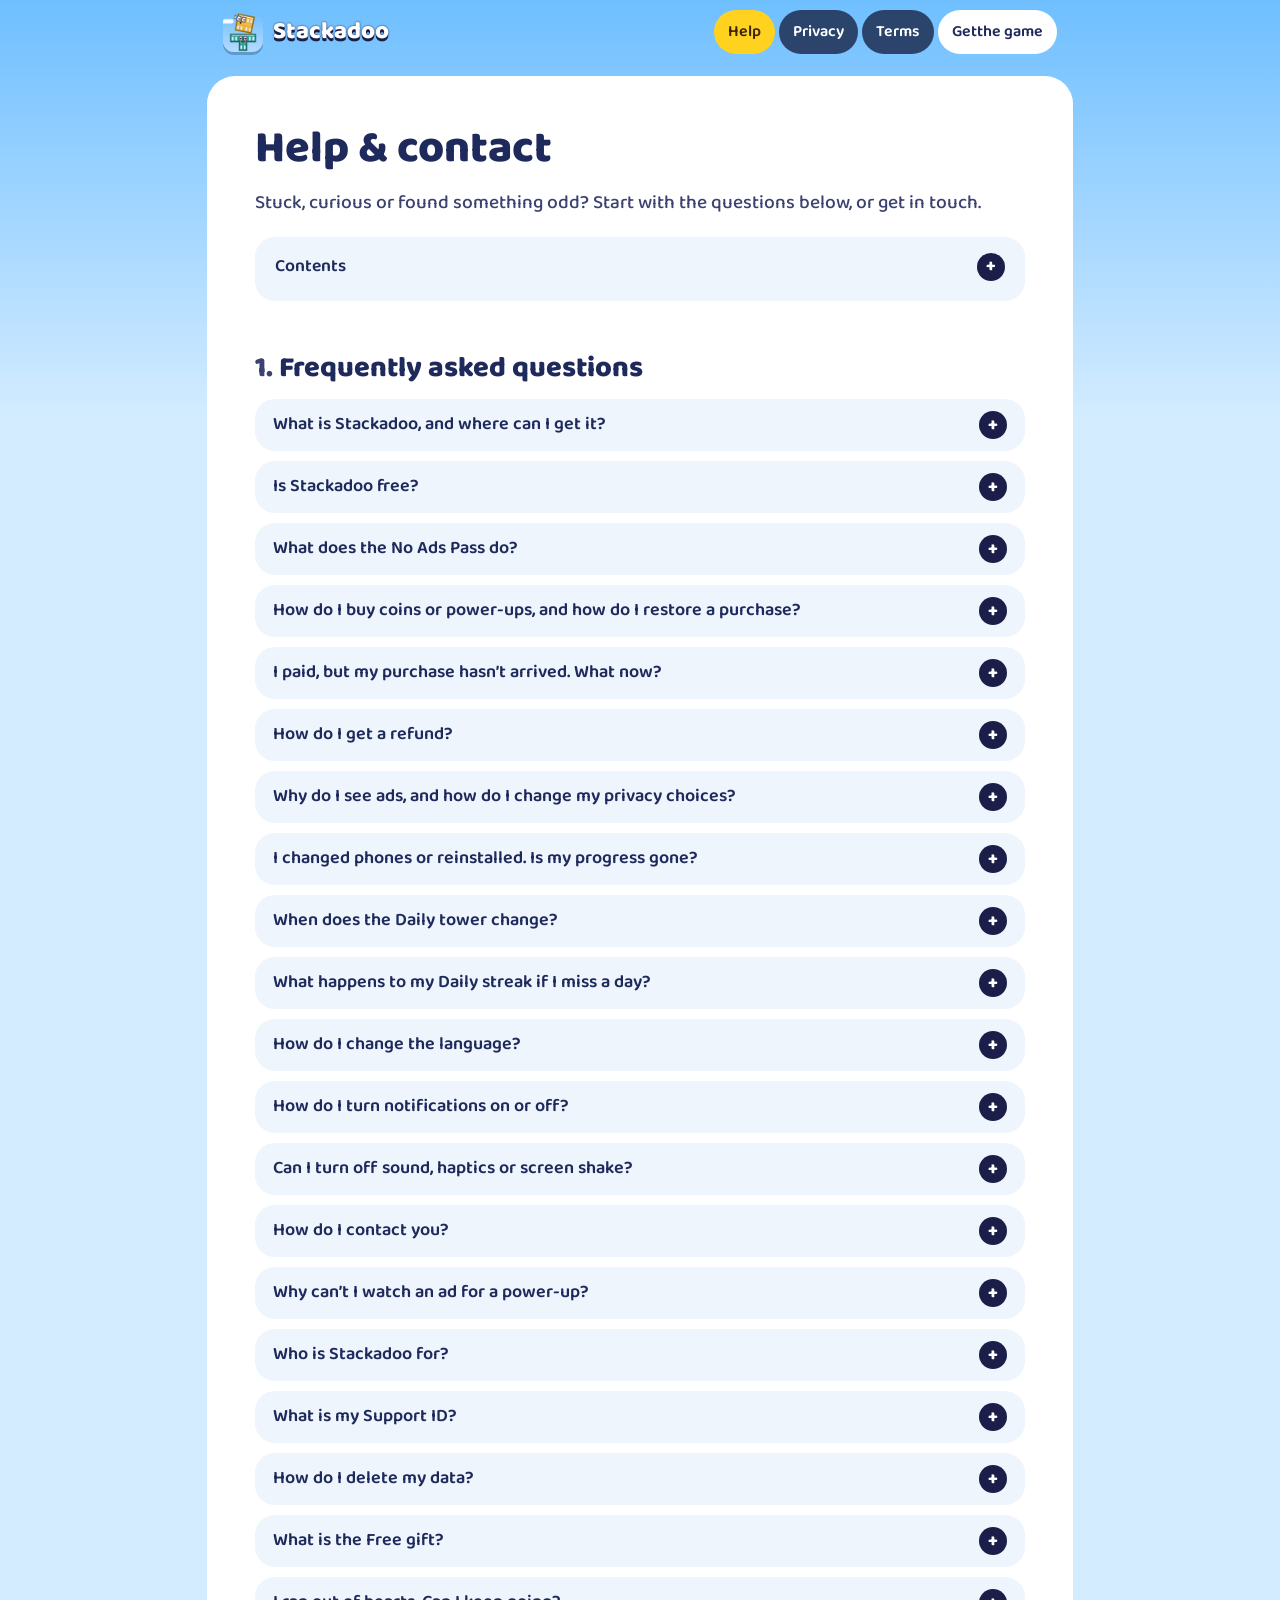
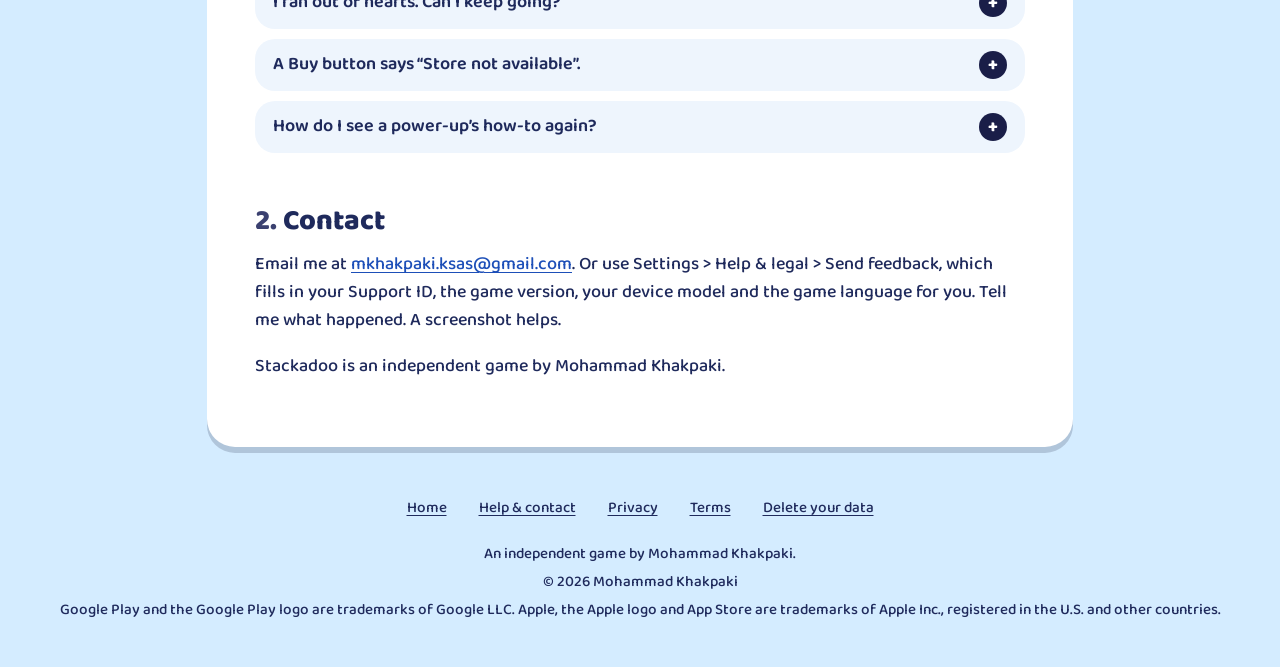
<file: support.html>
<!DOCTYPE html>
<!--
  READING-PAGE TEMPLATE
  Reuse this structure for privacy.html, terms.html and delete-data.html:
    1. change <title>, <meta description>, canonical, og:url, twitter tags, the h1 and the aria-current nav link
    2. replace the sections inside main.reading (each h2 is numbered automatically by CSS;
       add class="unnumbered" to an h2 to skip numbering)
    3. keep the TOC slot in step with the h2 ids (delete it for short pages)
  Keep links relative (the 404 page is the only one with absolute paths). Absolute URLs appear only in <head> metadata.
  No external requests (fonts, scripts, analytics). Voice: first person singular (I / me / my).
-->
<html lang="en">
<head>
  <meta charset="utf-8">
  <meta name="viewport" content="width=device-width, initial-scale=1">
  <title>Help &amp; contact | Stackadoo</title>
  <meta name="description" content="Answers to common questions about Stackadoo, and how to contact me.">
  <meta name="theme-color" content="#6fbfff">
  <link rel="canonical" href="https://mkhakpaki.github.io/stackadoo-site/support.html">
  <link rel="icon" href="favicon.ico" sizes="48x48">
  <link rel="icon" type="image/png" sizes="32x32" href="favicon-32.png">
  <link rel="apple-touch-icon" href="apple-touch-icon.png">
  <link rel="manifest" href="site.webmanifest">
  <meta property="og:site_name" content="Stackadoo">
  <meta property="og:type" content="website">
  <meta property="og:title" content="Help &amp; contact | Stackadoo">
  <meta property="og:description" content="Answers to common questions about Stackadoo, and how to contact me.">
  <meta property="og:url" content="https://mkhakpaki.github.io/stackadoo-site/support.html">
  <meta property="og:image" content="https://mkhakpaki.github.io/stackadoo-site/og-image.png">
  <meta property="og:image:width" content="1200">
  <meta property="og:image:height" content="630">
  <meta property="og:image:alt" content="The Stackadoo app icon and logo on a sky-blue background, with the line Build it tall. Watch it wobble.">
  <meta name="twitter:card" content="summary_large_image">
  <meta name="twitter:title" content="Help &amp; contact | Stackadoo">
  <meta name="twitter:description" content="Answers to common questions about Stackadoo, and how to contact me.">
  <meta name="twitter:image" content="https://mkhakpaki.github.io/stackadoo-site/og-image.png">
  <meta name="twitter:image:alt" content="The Stackadoo app icon and logo on a sky-blue background, with the line Build it tall. Watch it wobble.">
  <link rel="preload" href="fonts/Baloo2-ExtraBold.woff" as="font" type="font/woff" crossorigin>
  <link rel="stylesheet" href="style.css">
</head>
<body class="page-reading">
  <a class="skip-link" href="#main">Skip to content</a>

  <!-- ===== HEADER (identical on every page) ===== -->
  <header class="site-header">
    <div class="wrap">
      <a class="brand" href="./"><img src="icon-192.png" alt="" width="40" height="40"><span>Stackadoo</span></a>
      <nav aria-label="Main">
        <ul class="nav">
          <li><a href="support.html" aria-current="page">Help</a></li>
          <li><a href="privacy.html">Privacy</a></li>
          <li><a href="terms.html">Terms</a></li>
          <li><a class="nav-get" href="get.html">Get<span class="nav-long"> the game</span></a></li>
        </ul>
      </nav>
    </div>
  </header>

  <div class="reading-wrap">
    <!-- ===== MAIN READING CARD ===== -->
    <main class="reading" id="main">
      <h1>Help &amp; contact</h1>
      <p class="lede">Stuck, curious or found something odd? Start with the questions below, or get in touch.</p>
      <!-- Optional: <p class="meta">Last updated: DATE</p> (used on legal pages) -->

      <!-- ===== TOC SLOT (optional; list each h2 id). Closed on phones, open in two columns on desktop. ===== -->
      <nav class="toc-wrap" aria-label="Contents">
        <details class="toc">
          <summary>Contents</summary>
          <ol>
            <li><a href="#faq">Frequently asked questions</a></li>
            <li><a href="#contact">Contact</a></li>
          </ol>
        </details>
      </nav>

      <!-- ===== SECTION 1 ===== -->
      <section aria-labelledby="faq">
        <h2 id="faq">Frequently asked questions</h2>
        <div class="faq">
          <details>
            <summary>What is Stackadoo, and where can I get it?</summary>
            <p>Stackadoo is a tower-stacking game for Android and iOS. Place blocks that have faces, build as high as you can and keep the tower standing through tremors. Get it on <a href="https://play.google.com/store/apps/details?id=com.mkhakpaki.stackadoo.android" rel="noopener">Google Play</a> or the <a href="https://apps.apple.com/app/id6837267261" rel="noopener">App Store</a>, or open <a href="get.html">https://mkhakpaki.github.io/stackadoo-site/get</a> on your phone.</p>
          </details>
          <details>
            <summary>Is Stackadoo free?</summary>
            <p>Yes. You can play everything for free and earn coins and power-ups as you go. Optional ads and optional purchases pay for the game.</p>
          </details>
          <details>
            <summary>What does the No Ads Pass do?</summary>
            <p>Removes banners and pop-up ads (the full-screen ads between runs). Bonus video ads stay. Those are the ones you choose to watch for a free power-up, a revive, doubled coins or a second gift. It is a one-time purchase, not a subscription. You can restore it on a new phone with the same store account. Power-ups are not included.</p>
          </details>
          <details>
            <summary>How do I buy coins or power-ups, and how do I restore a purchase?</summary>
            <p>Open the Shop from Home. You can spend coins on single power-ups and skins, or buy coin packs and power-up packs with real money. To restore the No Ads Pass on a new phone, tap &ldquo;Restore purchases&rdquo; at the bottom of the Shop, or go to Settings &gt; Purchases &gt; Restore purchases. Restore brings back the No Ads Pass. It does not give back coins or power-ups, so anything you already spent or used stays gone.</p>
          </details>
          <details>
            <summary>I paid, but my purchase hasn&rsquo;t arrived. What now?</summary>
            <p>Wait a moment: if the game says &ldquo;Payment pending. You&rsquo;ll get it once it&rsquo;s confirmed.&rdquo; or &ldquo;Not confirmed yet. If you were charged, it arrives by itself.&rdquo;, the store is still confirming it and the item is added automatically. Restart the game with a network connection, then try Restore purchases. Restore tells you what it found: &ldquo;1 purchase restored&rdquo;, &ldquo;Nothing to restore&rdquo; or &ldquo;Couldn&rsquo;t reach the store. Try again.&rdquo; If it&rsquo;s still missing after a day, write to me at <a href="mailto:mkhakpaki.ksas@gmail.com">mkhakpaki.ksas@gmail.com</a> with the order number from your store receipt.</p>
          </details>
          <details>
            <summary>How do I get a refund?</summary>
            <p>Refunds are requested through Google Play or the App Store: use your store account&rsquo;s order history. If something you bought doesn&rsquo;t work or isn&rsquo;t as described, also write to me at <a href="mailto:mkhakpaki.ksas@gmail.com">mkhakpaki.ksas@gmail.com</a> with the order number from your store receipt. You may have legal rights, and I will help. See <a href="terms.html#purchases">Terms &#9656; Purchases</a>.</p>
          </details>
          <details>
            <summary>Why do I see ads, and how do I change my privacy choices?</summary>
            <p>Stackadoo shows three kinds of ads. Video ads are your choice. A small banner sits at the bottom of most screens. And you may see a full-screen ad when you restart a run, never in the middle of one. In some regions (such as the EU, UK and some US states) a privacy form asks for your choice when the game first shows it, usually near the start, and Settings &gt; Privacy choices reopens it. If you don&rsquo;t see that row, your region doesn&rsquo;t need it. The No Ads Pass removes the banners and the full-screen ads.</p>
          </details>
          <details>
            <summary>I changed phones or reinstalled. Is my progress gone?</summary>
            <p>Stackadoo has no account of its own. On Android, if you are signed in to Google Play Games, your progress (best height, coins, power-ups, streak, skins) is backed up to its cloud save and comes back when you sign in with the same Google account on a new phone. To sign in, tap Settings &gt; Leaderboards or Settings &gt; Achievements.</p>
        <p>Without Play Games, your progress is saved on your phone only. If your phone backs up app data, reinstalling may bring it back. Purchases made with your store account can be restored (see &ldquo;How do I buy coins or power-ups, and how do I restore a purchase?&rdquo;).</p>
          </details>
          <details>
            <summary>When does the Daily tower change?</summary>
            <p>Every day. The Daily screen shows how long until the next tower. You get one free try a day, plus one retry after watching an ad if you missed the goal.</p>
          </details>
          <details>
            <summary>What happens to my Daily streak if I miss a day?</summary>
            <p>The streak counts the days in a row that you play the Daily tower, up to day 7, then it starts over at day 1. Every day of the streak pays a reward: coins, a power-up or both. If you miss a day, the streak starts again at day 1. Sometimes, after a good streak, the game offers &ldquo;Keep my streak&rdquo; for watching an ad. That only works for a single missed day, and it is not always on offer.</p>
          </details>
          <details>
            <summary>How do I change the language?</summary>
            <p>Go to Settings &gt; Language and pick one.</p>
          </details>
          <details>
            <summary>How do I turn notifications on or off?</summary>
            <p>On Android (notifications are not on iPhone yet), go to Settings &gt; Notifications and flip the switch. It covers the Daily reminder and the odd bit of news. Nothing is switched on until you say yes. When you switch it off, the reminders stop and the news messages are unsubscribed. You can also turn notifications off in your phone&rsquo;s settings. See <a href="privacy.html#notifications">Privacy &#9656; Notifications</a>.</p>
          </details>
          <details>
            <summary>Can I turn off sound, haptics or screen shake?</summary>
            <p>Yes. In Settings, under &ldquo;Sound &amp; feel&rdquo;, switch off Sound effects, Music, Haptics or &ldquo;Reduce motion and flashes&rdquo; (which also turns off screen shake and flashing lights). Sound, Music and Haptics are in the Pause menu too. &ldquo;Block faces&rdquo;, in the Game section, hides the faces on the blocks.</p>
          </details>
          <details>
            <summary>How do I contact you?</summary>
            <p>Use Settings &gt; Help &amp; legal &gt; Send feedback: it opens a draft in your own mail app, with your Support ID, app version, device model and language already filled in. You can also use the <a href="#contact">Contact section</a> below.</p>
          </details>
          <details>
            <summary>Why can&rsquo;t I watch an ad for a power-up?</summary>
            <p>If a button says &ldquo;No video right now&rdquo;, no ad is ready on your phone. Try again in a moment, or buy one with coins instead. Video ads are always optional.</p>
          </details>
          <details>
            <summary>Who is Stackadoo for?</summary>
            <p>Stackadoo is made for players aged 16 and over.</p>
          </details>
          <details>
            <summary>What is my Support ID?</summary>
            <p>A random code the game makes on your phone, like <code>XXXX-XXXX</code>. Find it in Settings &gt; Help &amp; legal &gt; Support ID, the last row, and tap it to copy it. I use it to find your purchases, crash reports and usage data if you ask me to delete them. It is not made from your name, device or account, and it is not a password. Deleting the game gives you a new one.</p>
          </details>
          <details>
            <summary>How do I delete my data?</summary>
            <p>Everything about your game lives on your phone. Deleting the game removes it, and you can delete any backup your phone made in your phone&rsquo;s settings. For the data my service providers hold (crash reports, analytics, ads and purchases), send me your Support ID (Settings &gt; Help &amp; legal &gt; Support ID) and see <a href="delete-data.html">Delete your data</a>.</p>
          </details>
          <details>
            <summary>What is the Free gift?</summary>
            <p>Tap Free gift on Home to collect a free power-up. You can open one free gift a day. If you want, watch an ad for a second one. The gifts come back every day, and the screen shows how long until the next.</p>
          </details>
          <details>
            <summary>I ran out of hearts. Can I keep going?</summary>
            <p>When your last heart goes, you can watch an ad and carry on with a heart back. You get one revive per run. If the ad doesn&rsquo;t load, the button says &ldquo;No video right now&rdquo;; try again in a moment, or end the run.</p>
          </details>
          <details>
            <summary>A Buy button says &ldquo;Store not available&rdquo;.</summary>
            <p>The store couldn&rsquo;t be reached, so the button is greyed out. Check your connection and try again later. If a message says &ldquo;Something went wrong. You weren&rsquo;t charged.&rdquo;, nothing was bought.</p>
          </details>
          <details>
            <summary>How do I see a power-up&rsquo;s how-to again?</summary>
            <p>Long-press any power-up in a run, or go to Settings &gt; Power-up tips &gt; Show again.</p>
          </details>
        </div>
      </section>

      <!-- ===== SECTION 2 ===== -->
      <section aria-labelledby="contact">
        <h2 id="contact">Contact</h2>
        <p>Email me at <a href="mailto:mkhakpaki.ksas@gmail.com">mkhakpaki.ksas@gmail.com</a>. Or use Settings &gt; Help &amp; legal &gt; Send feedback, which fills in your Support ID, the game version, your device model and the game language for you. Tell me what happened. A screenshot helps.</p>
        <p>Stackadoo is an independent game by Mohammad Khakpaki.</p>
      </section>
    </main>
  </div>

  <!-- ===== FOOTER (identical on every reading page) ===== -->
  <footer class="site-footer-lite">
    <ul>
      <li><a href="./">Home</a></li>
      <li><a href="support.html">Help &amp; contact</a></li>
      <li><a href="privacy.html">Privacy</a></li>
      <li><a href="terms.html">Terms</a></li>
      <li><a href="delete-data.html">Delete your data</a></li>
    </ul>
    <p>An independent game by Mohammad Khakpaki.</p>
    <p>&copy; 2026 Mohammad Khakpaki</p>
    <p>Google Play and the Google Play logo are trademarks of Google LLC. Apple, the Apple logo and App Store are trademarks of Apple Inc., registered in the U.S. and other countries.</p>
  </footer>
</body>
</html>
</file>
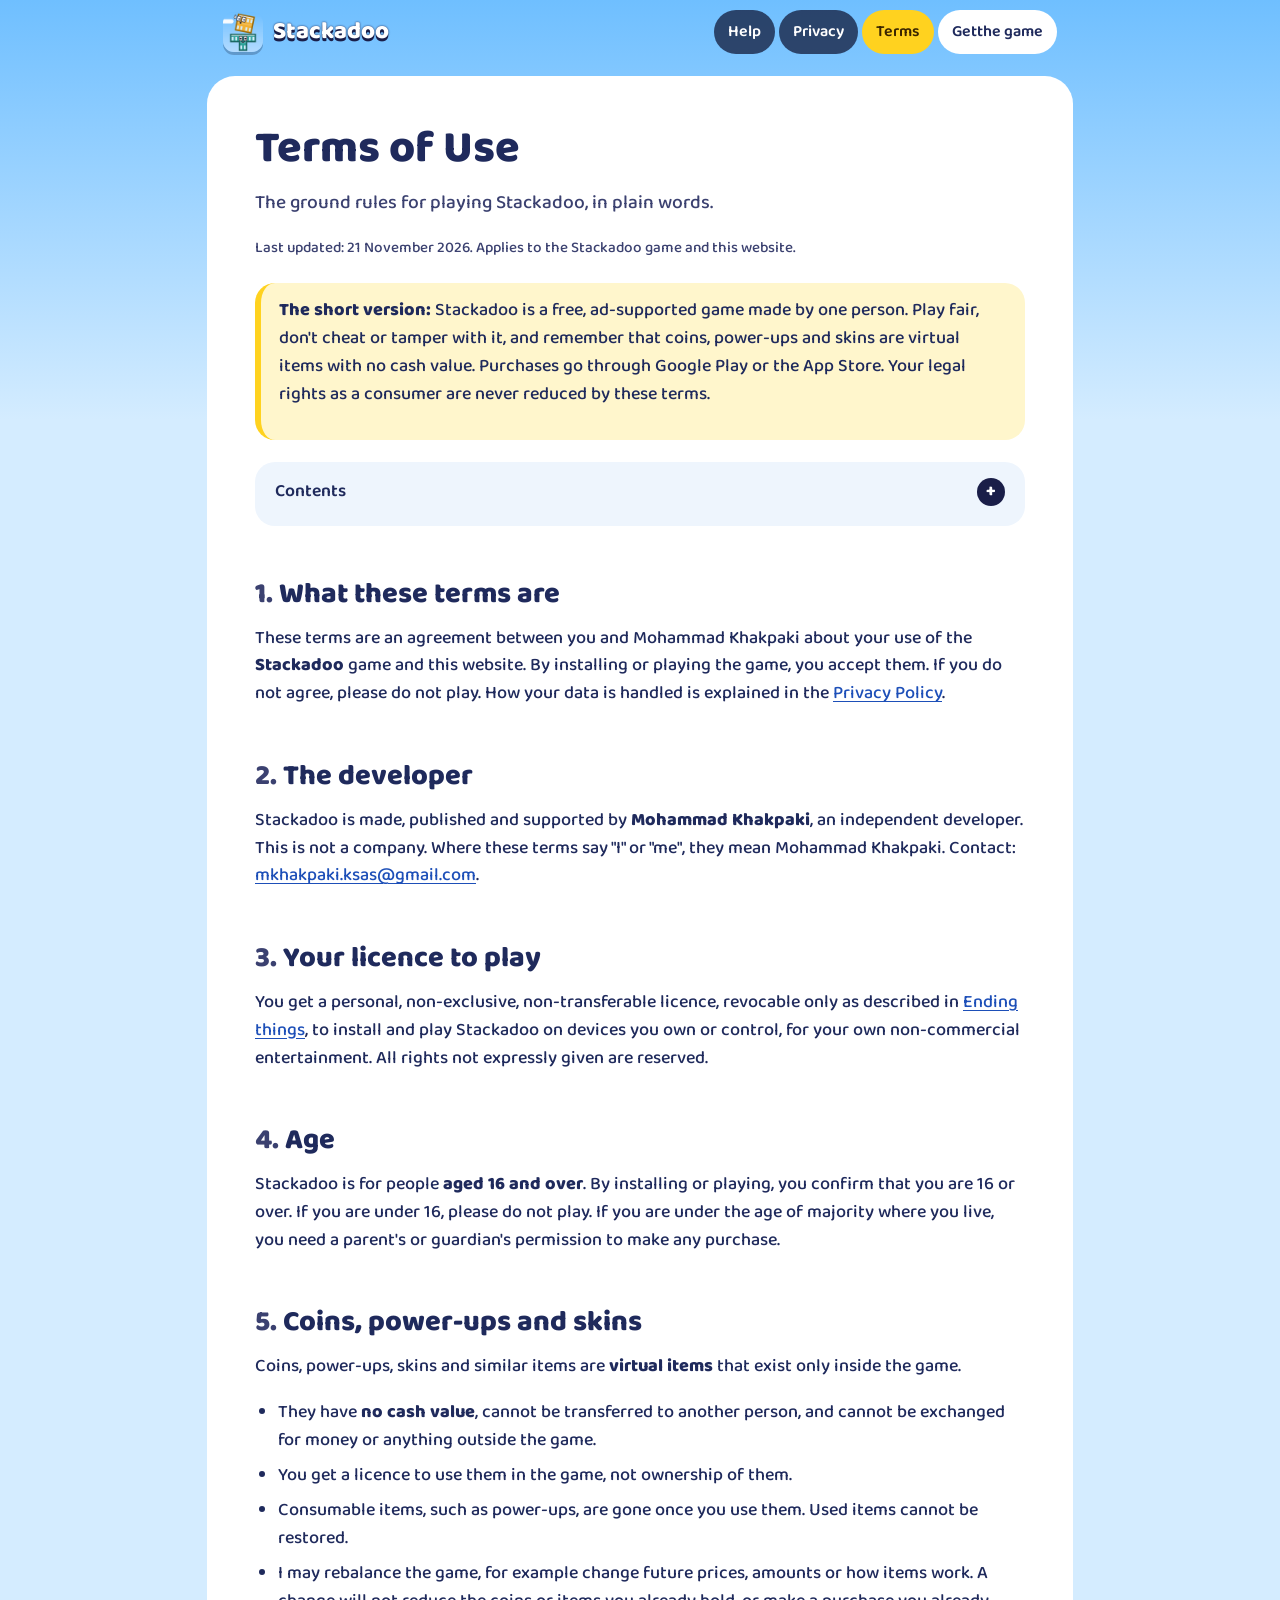
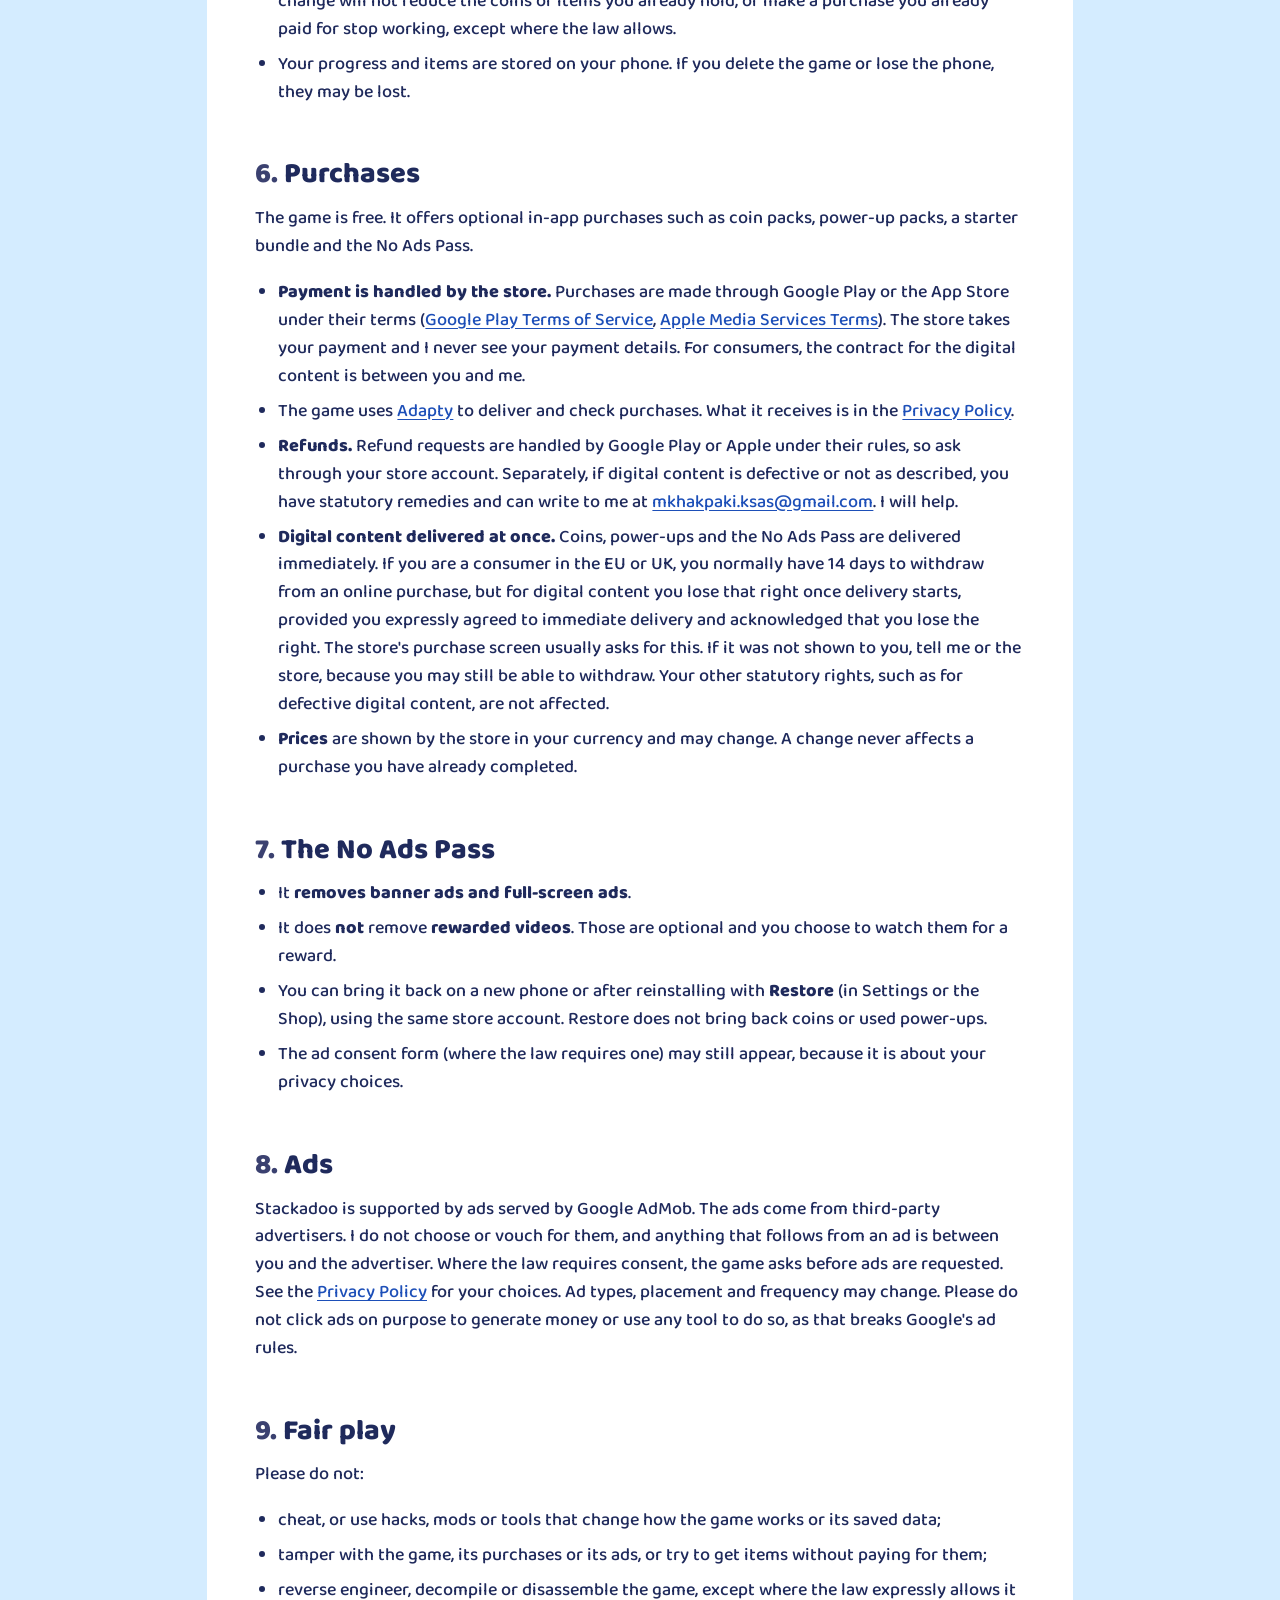
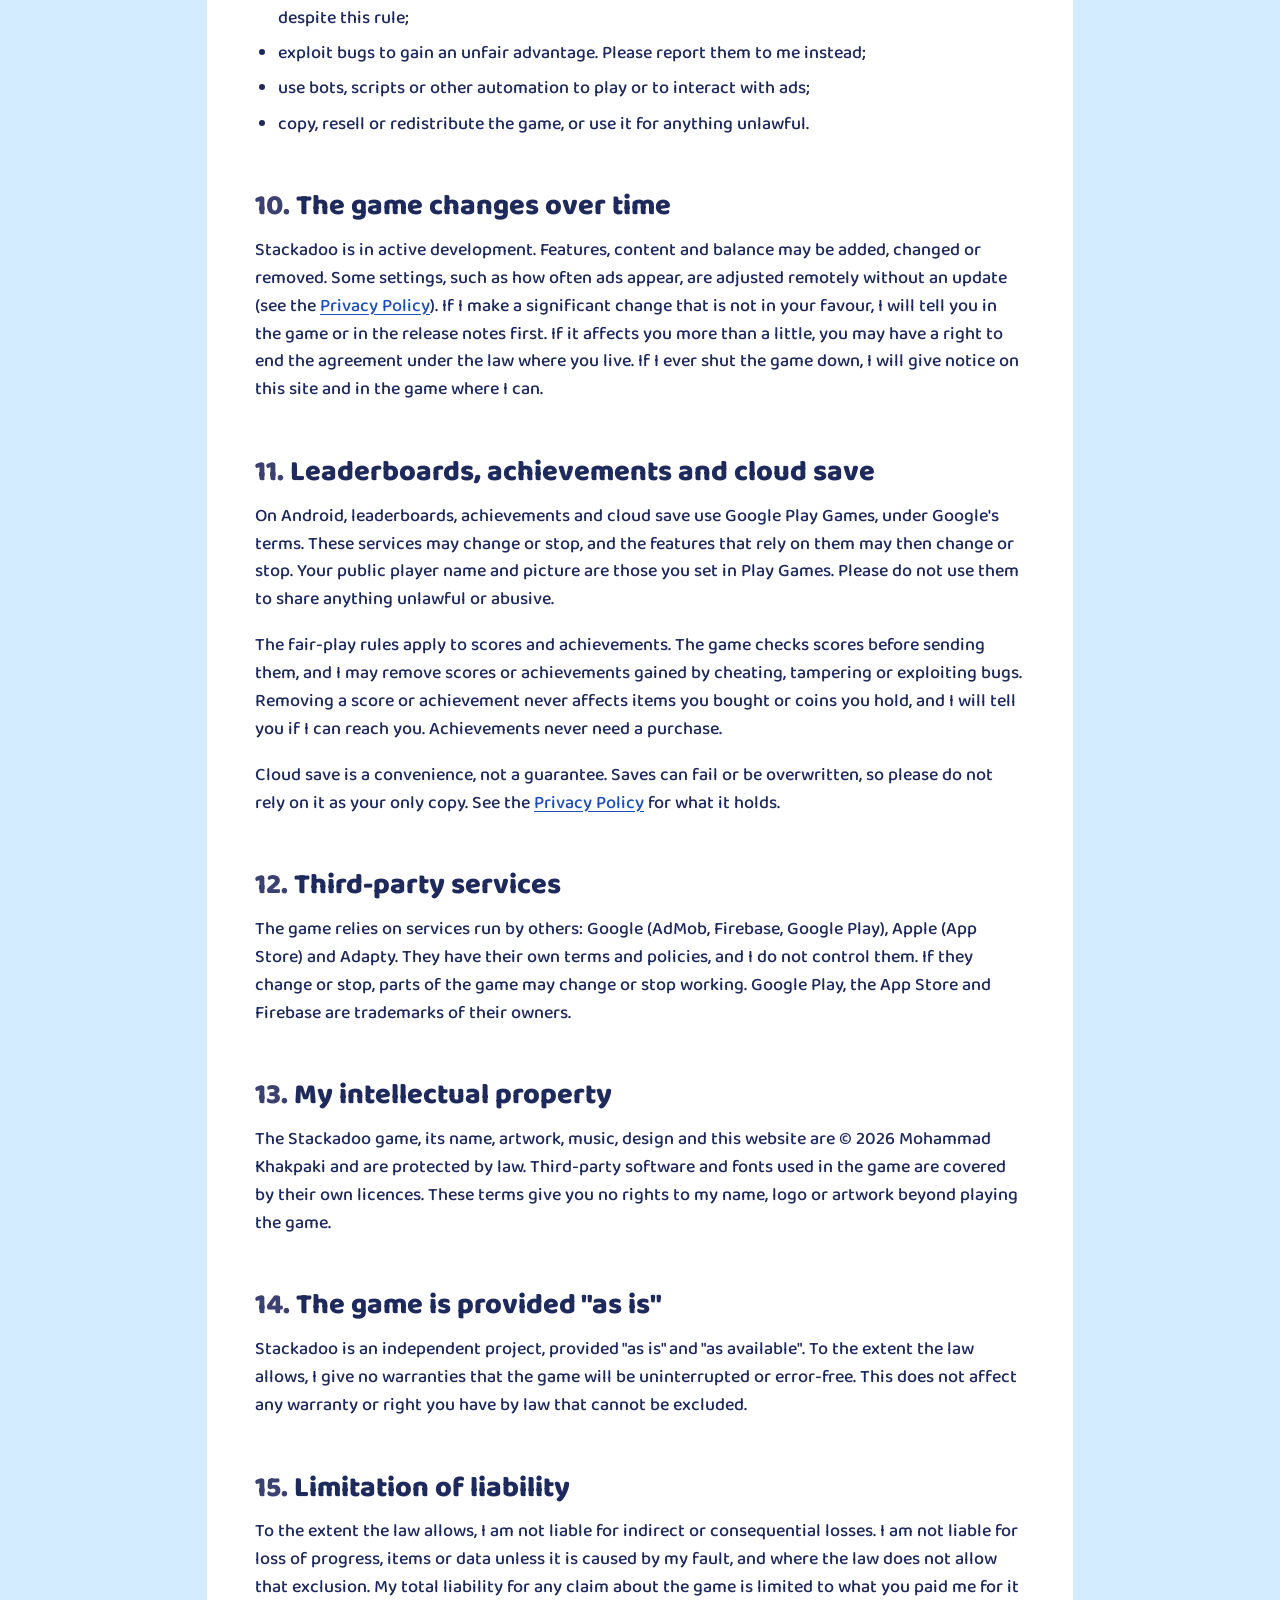
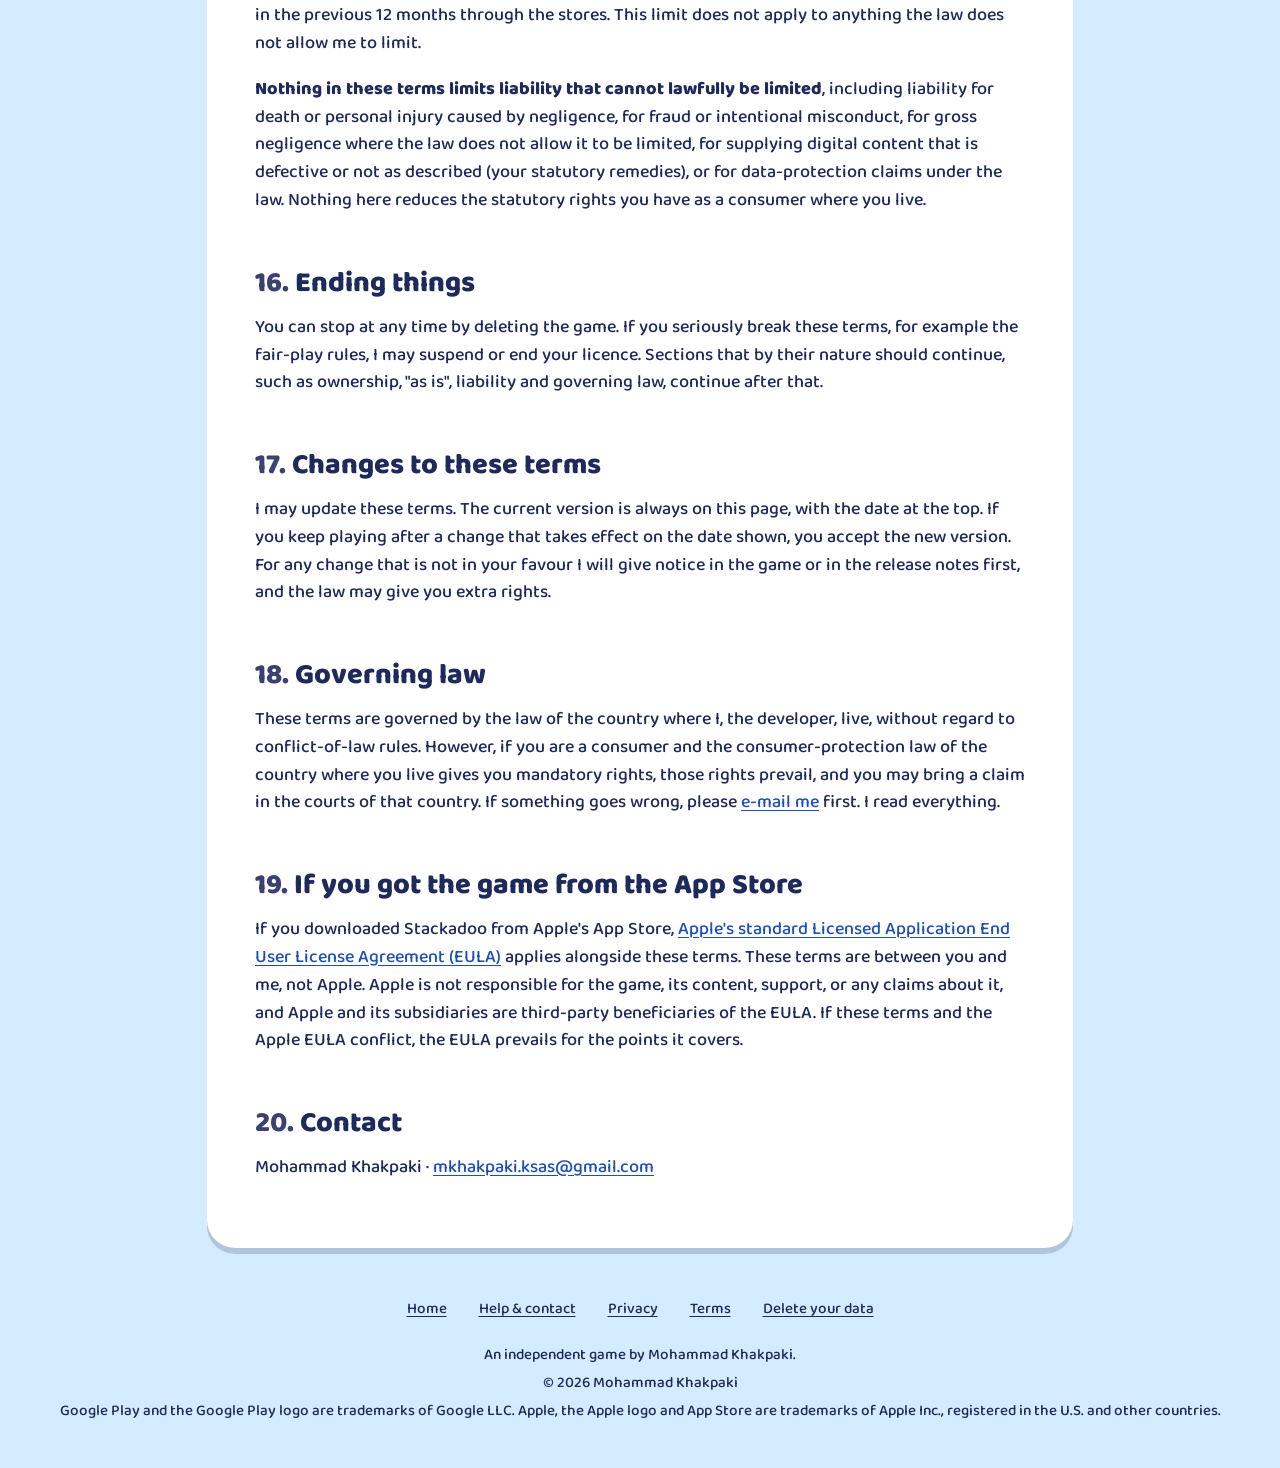
<file: terms.html>
<!DOCTYPE html>
<!--
  MAINTENANCE RULE (do not delete):
  Keep in step with privacy.html and delete-data.html. Describes the FIRST RELEASE build (ads + Adapty purchases).
  Planned features (Play Games, Game Center, cloud save, leaderboards, achievements, ratings, feedback e-mail)
  are drafted in _work/legal/planned-sections.md and inserted only when they ship.
  Voice: I / me / my. No placeholders left.
-->
<html lang="en">
<head>
  <meta charset="utf-8">
  <meta name="viewport" content="width=device-width, initial-scale=1">
  <title>Terms of Use | Stackadoo</title>
  <meta name="description" content="The Stackadoo terms of use: your licence to play, virtual items, purchases, ads, fair play and the rules of the services the game relies on.">
  <meta name="theme-color" content="#6fbfff">
  <link rel="canonical" href="https://mkhakpaki.github.io/stackadoo-site/terms.html">
  <link rel="icon" href="favicon.ico" sizes="48x48">
  <link rel="icon" type="image/png" sizes="32x32" href="favicon-32.png">
  <link rel="apple-touch-icon" href="apple-touch-icon.png">
  <link rel="manifest" href="site.webmanifest">
  <meta property="og:site_name" content="Stackadoo">
  <meta property="og:type" content="website">
  <meta property="og:title" content="Terms of Use | Stackadoo">
  <meta property="og:description" content="The Stackadoo terms of use: your licence to play, virtual items, purchases, ads, fair play and the rules of the services the game relies on.">
  <meta property="og:url" content="https://mkhakpaki.github.io/stackadoo-site/terms.html">
  <meta property="og:image" content="https://mkhakpaki.github.io/stackadoo-site/og-image.png">
  <meta property="og:image:width" content="1200">
  <meta property="og:image:height" content="630">
  <meta property="og:image:alt" content="The Stackadoo app icon and logo on a sky-blue background, with the line Build it tall. Watch it wobble.">
  <meta name="twitter:card" content="summary_large_image">
  <meta name="twitter:title" content="Terms of Use | Stackadoo">
  <meta name="twitter:description" content="The Stackadoo terms of use: your licence to play, virtual items, purchases, ads, fair play and the rules of the services the game relies on.">
  <meta name="twitter:image" content="https://mkhakpaki.github.io/stackadoo-site/og-image.png">
  <meta name="twitter:image:alt" content="The Stackadoo app icon and logo on a sky-blue background, with the line Build it tall. Watch it wobble.">
  <link rel="preload" href="fonts/Baloo2-ExtraBold.woff" as="font" type="font/woff" crossorigin>
  <link rel="stylesheet" href="style.css">
</head>
<body class="page-reading">
  <a class="skip-link" href="#main">Skip to content</a>

  <header class="site-header">
    <div class="wrap">
      <a class="brand" href="./"><img src="icon-192.png" alt="" width="40" height="40"><span>Stackadoo</span></a>
      <nav aria-label="Main">
        <ul class="nav">
          <li><a href="support.html">Help</a></li>
          <li><a href="privacy.html">Privacy</a></li>
          <li><a href="terms.html" aria-current="page">Terms</a></li>
          <li><a class="nav-get" href="get.html">Get<span class="nav-long"> the game</span></a></li>
        </ul>
      </nav>
    </div>
  </header>

  <div class="reading-wrap">
    <main class="reading" id="main">
      <h1>Terms of Use</h1>
      <p class="lede">The ground rules for playing Stackadoo, in plain words.</p>
      <p class="meta">Last updated: 21 November 2026. Applies to the Stackadoo game and this website.</p>

      <div class="callout">
        <p><strong>The short version:</strong> Stackadoo is a free, ad-supported game made by one person. Play fair, don't cheat or tamper with it, and remember that coins, power-ups and skins are virtual items with no cash value. Purchases go through Google Play or the App Store. Your legal rights as a consumer are never reduced by these terms.</p>
      </div>

      <nav class="toc-wrap" aria-label="Contents">
        <details class="toc">
          <summary>Contents</summary>
          <ol>
            <li><a href="#agreement">What these terms are</a></li>
            <li><a href="#developer">The developer</a></li>
            <li><a href="#licence">Your licence to play</a></li>
            <li><a href="#age">Age</a></li>
            <li><a href="#virtual">Coins, power-ups and skins</a></li>
            <li><a href="#purchases">Purchases</a></li>
            <li><a href="#no-ads">The No Ads Pass</a></li>
            <li><a href="#ads">Ads</a></li>
            <li><a href="#fair-play">Fair play</a></li>
            <li><a href="#changes-game">The game changes over time</a></li>
            <li><a href="#play-games">Leaderboards, achievements and cloud save</a></li>
            <li><a href="#third-party">Third-party services</a></li>
            <li><a href="#ip">My intellectual property</a></li>
            <li><a href="#as-is">The game is provided "as is"</a></li>
            <li><a href="#liability">Limitation of liability</a></li>
            <li><a href="#ending">Ending things</a></li>
            <li><a href="#changes-terms">Changes to these terms</a></li>
            <li><a href="#law">Governing law</a></li>
            <li><a href="#apple">If you got the game from the App Store</a></li>
            <li><a href="#contact">Contact</a></li>
          </ol>
        </details>
      </nav>

      <section aria-labelledby="agreement">
        <h2 id="agreement">What these terms are</h2>
        <p>These terms are an agreement between you and Mohammad Khakpaki about your use of the <strong>Stackadoo</strong> game and this website. By installing or playing the game, you accept them. If you do not agree, please do not play. How your data is handled is explained in the <a href="privacy.html">Privacy Policy</a>.</p>
      </section>

      <section aria-labelledby="developer">
        <h2 id="developer">The developer</h2>
        <p>Stackadoo is made, published and supported by <strong>Mohammad Khakpaki</strong>, an independent developer. This is not a company. Where these terms say "I" or "me", they mean Mohammad Khakpaki. Contact: <a href="mailto:mkhakpaki.ksas@gmail.com">mkhakpaki.ksas@gmail.com</a>.</p>
      </section>

      <section aria-labelledby="licence">
        <h2 id="licence">Your licence to play</h2>
        <p>You get a personal, non-exclusive, non-transferable licence, revocable only as described in <a href="#ending">Ending things</a>, to install and play Stackadoo on devices you own or control, for your own non-commercial entertainment. All rights not expressly given are reserved.</p>
      </section>

      <section aria-labelledby="age">
        <h2 id="age">Age</h2>
        <p>Stackadoo is for people <strong>aged 16 and over</strong>. By installing or playing, you confirm that you are 16 or over. If you are under 16, please do not play. If you are under the age of majority where you live, you need a parent's or guardian's permission to make any purchase.</p>
      </section>

      <section aria-labelledby="virtual">
        <h2 id="virtual">Coins, power-ups and skins</h2>
        <p>Coins, power-ups, skins and similar items are <strong>virtual items</strong> that exist only inside the game.</p>
        <ul>
          <li>They have <strong>no cash value</strong>, cannot be transferred to another person, and cannot be exchanged for money or anything outside the game.</li>
          <li>You get a licence to use them in the game, not ownership of them.</li>
          <li>Consumable items, such as power-ups, are gone once you use them. Used items cannot be restored.</li>
          <li>I may rebalance the game, for example change future prices, amounts or how items work. A change will not reduce the coins or items you already hold, or make a purchase you already paid for stop working, except where the law allows.</li>
          <li>Your progress and items are stored on your phone. If you delete the game or lose the phone, they may be lost.</li>
        </ul>
      </section>

      <section aria-labelledby="purchases">
        <h2 id="purchases">Purchases</h2>
        <p>The game is free. It offers optional in-app purchases such as coin packs, power-up packs, a starter bundle and the No Ads Pass.</p>
        <ul>
          <li><strong>Payment is handled by the store.</strong> Purchases are made through Google Play or the App Store under their terms (<a href="https://play.google.com/about/play-terms/" rel="external">Google Play Terms of Service</a>, <a href="https://www.apple.com/legal/internet-services/itunes/" rel="external">Apple Media Services Terms</a>). The store takes your payment and I never see your payment details. For consumers, the contract for the digital content is between you and me.</li>
          <li>The game uses <a href="https://adapty.io" rel="external">Adapty</a> to deliver and check purchases. What it receives is in the <a href="privacy.html#purchases">Privacy Policy</a>.</li>
          <li><strong>Refunds.</strong> Refund requests are handled by Google Play or Apple under their rules, so ask through your store account. Separately, if digital content is defective or not as described, you have statutory remedies and can write to me at <a href="mailto:mkhakpaki.ksas@gmail.com">mkhakpaki.ksas@gmail.com</a>. I will help.</li>
          <li><strong>Digital content delivered at once.</strong> Coins, power-ups and the No Ads Pass are delivered immediately. If you are a consumer in the EU or UK, you normally have 14 days to withdraw from an online purchase, but for digital content you lose that right once delivery starts, provided you expressly agreed to immediate delivery and acknowledged that you lose the right. The store's purchase screen usually asks for this. If it was not shown to you, tell me or the store, because you may still be able to withdraw. Your other statutory rights, such as for defective digital content, are not affected.</li>
          <li><strong>Prices</strong> are shown by the store in your currency and may change. A change never affects a purchase you have already completed.</li>
        </ul>
      </section>

      <section aria-labelledby="no-ads">
        <h2 id="no-ads">The No Ads Pass</h2>
        <ul>
          <li>It <strong>removes banner ads and full-screen ads</strong>.</li>
          <li>It does <strong>not</strong> remove <strong>rewarded videos</strong>. Those are optional and you choose to watch them for a reward.</li>
          <li>You can bring it back on a new phone or after reinstalling with <strong>Restore</strong> (in Settings or the Shop), using the same store account. Restore does not bring back coins or used power-ups.</li>
          <li>The ad consent form (where the law requires one) may still appear, because it is about your privacy choices.</li>
        </ul>
      </section>

      <section aria-labelledby="ads">
        <h2 id="ads">Ads</h2>
        <p>Stackadoo is supported by ads served by Google AdMob. The ads come from third-party advertisers. I do not choose or vouch for them, and anything that follows from an ad is between you and the advertiser. Where the law requires consent, the game asks before ads are requested. See the <a href="privacy.html#ads">Privacy Policy</a> for your choices. Ad types, placement and frequency may change. Please do not click ads on purpose to generate money or use any tool to do so, as that breaks Google's ad rules.</p>
      </section>

      <section aria-labelledby="fair-play">
        <h2 id="fair-play">Fair play</h2>
        <p>Please do not:</p>
        <ul>
          <li>cheat, or use hacks, mods or tools that change how the game works or its saved data;</li>
          <li>tamper with the game, its purchases or its ads, or try to get items without paying for them;</li>
          <li>reverse engineer, decompile or disassemble the game, except where the law expressly allows it despite this rule;</li>
          <li>exploit bugs to gain an unfair advantage. Please report them to me instead;</li>
          <li>use bots, scripts or other automation to play or to interact with ads;</li>
          <li>copy, resell or redistribute the game, or use it for anything unlawful.</li>
        </ul>
      </section>

      <section aria-labelledby="changes-game">
        <h2 id="changes-game">The game changes over time</h2>
        <p>Stackadoo is in active development. Features, content and balance may be added, changed or removed. Some settings, such as how often ads appear, are adjusted remotely without an update (see the <a href="privacy.html#firebase">Privacy Policy</a>). If I make a significant change that is not in your favour, I will tell you in the game or in the release notes first. If it affects you more than a little, you may have a right to end the agreement under the law where you live. If I ever shut the game down, I will give notice on this site and in the game where I can.</p>
      </section>

      <section aria-labelledby="play-games">
        <h2 id="play-games">Leaderboards, achievements and cloud save</h2>
        <p>On Android, leaderboards, achievements and cloud save use Google Play Games, under Google's terms. These services may change or stop, and the features that rely on them may then change or stop. Your public player name and picture are those you set in Play Games. Please do not use them to share anything unlawful or abusive.</p>
        <p>The fair-play rules apply to scores and achievements. The game checks scores before sending them, and I may remove scores or achievements gained by cheating, tampering or exploiting bugs. Removing a score or achievement never affects items you bought or coins you hold, and I will tell you if I can reach you. Achievements never need a purchase.</p>
        <p>Cloud save is a convenience, not a guarantee. Saves can fail or be overwritten, so please do not rely on it as your only copy. See the <a href="privacy.html#play-games">Privacy Policy</a> for what it holds.</p>
      </section>

      <section aria-labelledby="third-party">
        <h2 id="third-party">Third-party services</h2>
        <p>The game relies on services run by others: Google (AdMob, Firebase, Google Play), Apple (App Store) and Adapty. They have their own terms and policies, and I do not control them. If they change or stop, parts of the game may change or stop working. Google Play, the App Store and Firebase are trademarks of their owners.</p>
      </section>

      <section aria-labelledby="ip">
        <h2 id="ip">My intellectual property</h2>
        <p>The Stackadoo game, its name, artwork, music, design and this website are &copy; 2026 Mohammad Khakpaki and are protected by law. Third-party software and fonts used in the game are covered by their own licences. These terms give you no rights to my name, logo or artwork beyond playing the game.</p>
      </section>

      <section aria-labelledby="as-is">
        <h2 id="as-is">The game is provided "as is"</h2>
        <p>Stackadoo is an independent project, provided "as is" and "as available". To the extent the law allows, I give no warranties that the game will be uninterrupted or error-free. This does not affect any warranty or right you have by law that cannot be excluded.</p>
      </section>

      <section aria-labelledby="liability">
        <h2 id="liability">Limitation of liability</h2>
        <p>To the extent the law allows, I am not liable for indirect or consequential losses. I am not liable for loss of progress, items or data unless it is caused by my fault, and where the law does not allow that exclusion. My total liability for any claim about the game is limited to what you paid me for it in the previous 12 months through the stores. This limit does not apply to anything the law does not allow me to limit.</p>
        <p><strong>Nothing in these terms limits liability that cannot lawfully be limited</strong>, including liability for death or personal injury caused by negligence, for fraud or intentional misconduct, for gross negligence where the law does not allow it to be limited, for supplying digital content that is defective or not as described (your statutory remedies), or for data-protection claims under the law. Nothing here reduces the statutory rights you have as a consumer where you live.</p>
      </section>

      <section aria-labelledby="ending">
        <h2 id="ending">Ending things</h2>
        <p>You can stop at any time by deleting the game. If you seriously break these terms, for example the fair-play rules, I may suspend or end your licence. Sections that by their nature should continue, such as ownership, "as is", liability and governing law, continue after that.</p>
      </section>

      <section aria-labelledby="changes-terms">
        <h2 id="changes-terms">Changes to these terms</h2>
        <p>I may update these terms. The current version is always on this page, with the date at the top. If you keep playing after a change that takes effect on the date shown, you accept the new version. For any change that is not in your favour I will give notice in the game or in the release notes first, and the law may give you extra rights.</p>
      </section>

      <section aria-labelledby="law">
        <h2 id="law">Governing law</h2>
        <p>These terms are governed by the law of the country where I, the developer, live, without regard to conflict-of-law rules. However, if you are a consumer and the consumer-protection law of the country where you live gives you mandatory rights, those rights prevail, and you may bring a claim in the courts of that country. If something goes wrong, please <a href="mailto:mkhakpaki.ksas@gmail.com">e-mail me</a> first. I read everything.</p>
      </section>

      <section aria-labelledby="apple">
        <h2 id="apple">If you got the game from the App Store</h2>
        <p>If you downloaded Stackadoo from Apple's App Store, <a href="https://www.apple.com/legal/internet-services/itunes/dev/stdeula/" rel="external">Apple's standard Licensed Application End User License Agreement (EULA)</a> applies alongside these terms. These terms are between you and me, not Apple. Apple is not responsible for the game, its content, support, or any claims about it, and Apple and its subsidiaries are third-party beneficiaries of the EULA. If these terms and the Apple EULA conflict, the EULA prevails for the points it covers.</p>
      </section>

      <section aria-labelledby="contact">
        <h2 id="contact">Contact</h2>
        <p>Mohammad Khakpaki &middot; <a href="mailto:mkhakpaki.ksas@gmail.com">mkhakpaki.ksas@gmail.com</a></p>
      </section>
    </main>
  </div>

  <footer class="site-footer-lite">
    <ul>
      <li><a href="./">Home</a></li>
      <li><a href="support.html">Help &amp; contact</a></li>
      <li><a href="privacy.html">Privacy</a></li>
      <li><a href="terms.html">Terms</a></li>
      <li><a href="delete-data.html">Delete your data</a></li>
    </ul>
    <p>An independent game by Mohammad Khakpaki.</p>
    <p>&copy; 2026 Mohammad Khakpaki</p>
    <p>Google Play and the Google Play logo are trademarks of Google LLC. Apple, the Apple logo and App Store are trademarks of Apple Inc., registered in the U.S. and other countries.</p>
  </footer>
</body>
</html>
</file>
<file: style.css>
/* ==========================================================================
   Stackadoo site: design system (single stylesheet, no build step)
   Tokens come from the game's Tokens.uss and the design canvas.
   Logical properties are used throughout. English only for now.
   ========================================================================== */

/* ---------- Fonts (self-hosted, Latin subset, WOFF) ---------- */
@font-face { font-family: "Baloo 2"; font-weight: 500; font-style: normal; font-display: swap; src: url("fonts/Baloo2-Medium.woff") format("woff"); }
@font-face { font-family: "Baloo 2"; font-weight: 600; font-style: normal; font-display: swap; src: url("fonts/Baloo2-SemiBold.woff") format("woff"); }
@font-face { font-family: "Baloo 2"; font-weight: 800; font-style: normal; font-display: swap; src: url("fonts/Baloo2-ExtraBold.woff") format("woff"); }

/* ---------- Tokens ---------- */
:root {
  /* sky */
  --sky-top: #6fbfff;
  --sky-bottom: #d4ecff;
  --sky-pale: #d4ecff;
  --cloud: rgba(255, 255, 255, 0.86);
  --city-1: #bcd5ec;
  --city-2: #c8ddf0;
  --city-3: #9dbbdb;
  --rooftop: #dfe4ea;
  --rooftop-lip: #b9c1cc;
  /* navy / panels */
  --navy: #1a1e48;
  --navy-deep: #14173a;
  --menu-top: #232862;
  --panel-top: #2b3070;
  --card-bottom: #1f2458;
  --ink: #1f2a5c;          /* text on sky */
  --ink-soft: #3b4170;     /* text on white */
  --white: #ffffff;
  /* primary button */
  --yellow: #ffd21f;
  --yellow-top: #ffe066;
  --yellow-edge: #b88f00;
  --yellow-ink: #3a2500;
  /* accents */
  --green: #137a4b;
  --red: #c81e45;
  --heart: #ff3b5c;
  --purple: #6a3fd6;
  --magenta: #b0246c;
  --link: #1d4fb8;
  /* power-ups: top, base */
  --pu-undo: #6aa6ff;    --pu-undo-b: #2f6fe0;
  --pu-glue: #4fd896;    --pu-glue-b: #1a9e62;
  --pu-freeze: #5ad6f0;  --pu-freeze-b: #1597b6;
  --pu-hammer: #ff9f5c;  --pu-hammer-b: #d9661a;
  --pu-bird: #ad8bff;    --pu-bird-b: #7b4fe6;
  --pu-reroll: #ffcf47;  --pu-reroll-b: #e9a90c;
  /* radii */
  --r-sheet: 28px;
  --r-card: 24px;
  --r-list: 20px;
  --r-tile: 16px;
  --r-btn: 22px;
  /* layout */
  --gutter: 16px;
  --wide: 1080px;
  --measure: 70ch;
  --tap: 44px;
  --focus: var(--navy);
  /* type */
  --font: "Baloo 2", ui-rounded, "Segoe UI", system-ui, -apple-system, Roboto, sans-serif;
}

/* ---------- Base ---------- */
*, *::before, *::after { box-sizing: border-box; }
html { -webkit-text-size-adjust: 100%; text-size-adjust: 100%; scroll-behavior: smooth; }
body {
  margin: 0;
  min-block-size: 100vh;
  font-family: var(--font);
  font-weight: 500;
  font-size: 1.125rem;
  line-height: 1.55;
  color: var(--ink);
  background: var(--sky-pale);
  overflow-x: clip;
  -webkit-font-smoothing: antialiased;
}
img, svg { display: block; max-inline-size: 100%; }
h1, h2, h3, h4 { font-weight: 800; line-height: 1.12; margin-block: 0 0.5em; text-wrap: balance; }
h1 { font-size: clamp(2.2rem, 8vw, 3.4rem); }
h2 { font-size: clamp(1.7rem, 5.5vw, 2.4rem); }
h3 { font-size: 1.3rem; }
p { margin-block: 0 1em; }
a { color: var(--link); font-weight: 500; text-underline-offset: 0.18em; }
a:hover { text-decoration-thickness: 3px; }
:focus-visible { outline: 3px solid var(--focus); outline-offset: 3px; border-radius: 6px; }
:focus:not(:focus-visible) { outline: none; }
ul, ol { padding-inline-start: 1.3em; margin-block: 0 1em; }

.skip-link {
  position: absolute; inset-inline-start: 8px; inset-block-start: -80px; z-index: 100;
  background: var(--yellow); color: var(--yellow-ink); padding: 10px 18px; border-radius: 14px; font-weight: 800; text-decoration: none;
}
.skip-link:focus { inset-block-start: 8px; }
.sr-only {
  position: absolute !important; inline-size: 1px; block-size: 1px; margin: -1px; padding: 0; border: 0;
  overflow: hidden; clip: rect(0 0 0 0); white-space: nowrap;
}
.wrap { inline-size: 100%; max-inline-size: var(--wide); margin-inline: auto; padding-inline: var(--gutter); }

/* ---------- Logo treatment ---------- */
.logo {
  display: inline-block;
  font-weight: 800;
  color: var(--white);
  text-shadow: 0 4px 0 var(--navy), 0 0 2px var(--navy);
  transform: rotate(-3deg);
  line-height: 1;
  letter-spacing: 0.01em;
  margin: 0;
}
.logo--hero { font-size: clamp(3.4rem, 17vw, 6.5rem); text-shadow: 0 6px 0 var(--navy), 0 0 2px var(--navy); }

/* ---------- Header / nav ---------- */
.site-header { position: relative; z-index: 5; }
.site-header .wrap { display: flex; flex-wrap: wrap; align-items: center; justify-content: space-between; gap: 4px 12px; padding-block: 10px; }
.brand { display: inline-flex; align-items: center; gap: 10px; min-block-size: var(--tap); text-decoration: none; color: var(--white); }
.brand img { inline-size: 40px; block-size: 40px; border-radius: 11px; box-shadow: 0 3px 0 rgba(15, 20, 50, 0.25); }
.site-header--over { position: absolute; inset-inline: 0; inset-block-start: 0; z-index: 6; }
.brand span { font-weight: 800; font-size: 1.5rem; text-shadow: 0 3px 0 var(--navy), 0 0 2px var(--navy); line-height: 1; }
.nav { display: flex; flex-wrap: wrap; gap: 4px; margin: 0; padding: 0; list-style: none; }
.nav a {
  display: inline-flex; align-items: center; justify-content: center;
  min-block-size: var(--tap); min-inline-size: var(--tap); padding-inline: 14px;
  border-radius: 999px; text-decoration: none; font-weight: 600; font-size: 1rem;
  color: var(--white); background: rgba(15, 20, 50, 0.72);
}
.nav a:hover { background: rgba(15, 20, 50, 0.88); }
.nav a[aria-current="page"] { background: var(--yellow); color: var(--yellow-ink); }

@media (max-width: 559px) {
  /* icon only on phones; the name stays available to screen readers */
  .brand span { position: absolute; inline-size: 1px; block-size: 1px; margin: -1px; overflow: hidden; clip: rect(0 0 0 0); white-space: nowrap; }
  .site-header .wrap { flex-wrap: nowrap; }
  .nav { flex-wrap: nowrap; }
  .nav a { padding-inline: 12px; }
}
.page-reading .site-header .wrap { max-inline-size: calc(var(--measure) + 96px); }

/* ---------- Buttons ---------- */
.btn {
  display: inline-flex; align-items: center; justify-content: center; gap: 10px;
  min-block-size: 52px; padding-inline: 28px; padding-block: 6px;
  font-family: var(--font); font-weight: 800; font-size: 1.15rem; line-height: 1.1;
  color: var(--yellow-ink); text-decoration: none; cursor: pointer; border: 0;
  border-radius: var(--r-btn);
  background: linear-gradient(var(--yellow-top), var(--yellow) 55%);
  box-shadow: 0 5px 0 var(--yellow-edge), inset 0 2px 0 rgba(255, 255, 255, 0.6);
  transition: transform 0.08s ease, box-shadow 0.08s ease;
}
.btn:hover { text-decoration: none; filter: brightness(1.03); }
.btn:active { transform: translateY(4px); box-shadow: 0 1px 0 var(--yellow-edge), inset 0 2px 0 rgba(255, 255, 255, 0.6); }
.btn--white {
  background: var(--white); color: var(--ink); border-radius: var(--r-tile);
  box-shadow: 0 4px 0 rgba(15, 20, 50, 0.25);
}
.btn--white:active { box-shadow: 0 0 0 rgba(15, 20, 50, 0.25); transform: translateY(4px); }

/* ---------- Pills ---------- */
.pill {
  display: inline-flex; align-items: center; gap: 8px; min-block-size: var(--tap);
  padding: 6px 18px; border-radius: 24px; font-weight: 600; font-size: 1rem; line-height: 1.25; text-align: start;
  background: rgba(15, 20, 50, 0.72); color: var(--white);
}
.pill--yellow { background: var(--yellow); color: var(--yellow-ink); font-weight: 600; }
.pill--dot::before { content: ""; inline-size: 10px; block-size: 10px; border-radius: 50%; background: var(--yellow); flex: none; }
.pill--yellow.pill--dot::before { background: var(--yellow-ink); }
.chip {
  display: inline-flex; align-items: center; gap: 8px; min-block-size: 36px; padding: 2px 14px 2px 8px;
  border-radius: 999px; font-weight: 500; font-size: 0.95rem; background: var(--white); color: var(--ink);
  box-shadow: 0 3px 0 rgba(15, 20, 50, 0.18);
}
.chip i { inline-size: 22px; block-size: 22px; border-radius: 50%; flex: none; box-shadow: inset 0 0 0 2px rgba(15, 20, 50, 0.2); }

/* ---------- Cards, discs ---------- */
.card {
  color: var(--white); padding: 20px; border-radius: var(--r-card);
  background: linear-gradient(var(--panel-top), var(--card-bottom));
  box-shadow: 0 4px 0 rgba(0, 0, 0, 0.28), inset 0 0 0 1px rgba(255, 255, 255, 0.1);
}
.card h3 { margin-block-end: 0.3em; }
.card p:last-child { margin-block-end: 0; }
.card--light { background: var(--white); color: var(--ink); box-shadow: 0 4px 0 rgba(15, 20, 50, 0.2); }
.card--promo { background: linear-gradient(135deg, var(--purple), var(--magenta)); }

.disc {
  display: inline-grid; place-items: center; flex: none; inline-size: 56px; block-size: 56px; border-radius: 50%; color: var(--white);
  background: linear-gradient(var(--d1), var(--d2) 60%);
  box-shadow: 0 4px 0 rgba(0, 0, 0, 0.3), inset 0 2px 0 rgba(255, 255, 255, 0.4);
}
.disc svg { filter: drop-shadow(0 1px 0 rgba(0, 0, 0, 0.25)); inline-size: 28px; block-size: 28px; fill: none; stroke: currentColor; stroke-width: 2.2; stroke-linecap: round; stroke-linejoin: round; }
.disc--undo { --d1: var(--pu-undo); --d2: var(--pu-undo-b); }
.disc--glue { --d1: var(--pu-glue); --d2: var(--pu-glue-b); }
.disc--freeze { --d1: var(--pu-freeze); --d2: var(--pu-freeze-b); }
.disc--hammer { --d1: var(--pu-hammer); --d2: var(--pu-hammer-b); }
.disc--bird { --d1: var(--pu-bird); --d2: var(--pu-bird-b); }
.disc--reroll { --d1: var(--pu-reroll); --d2: var(--pu-reroll-b); color: var(--yellow-ink); }
.disc--red { --d1: #ff6b86; --d2: var(--red); }
.disc--purple { --d1: var(--pu-bird); --d2: var(--purple); }
.disc--daily { --d1: #ffffff; --d2: #e3d6ff; color: var(--purple); inline-size: 88px; block-size: 88px; }
.disc--daily svg { inline-size: 44px; block-size: 44px; filter: none; }
.disc--sm { inline-size: 44px; block-size: 44px; }
.disc--sm svg { inline-size: 22px; block-size: 22px; }

/* ==========================================================================
   Landing page: the page climbs like the tower
   ========================================================================== */
.zone { position: relative; overflow: hidden; padding-block: clamp(48px, 9vw, 96px); }
.zone .wrap { position: relative; z-index: 2; }
.zone--day { background: linear-gradient(var(--sky-top), var(--sky-bottom) 72%); color: var(--ink); padding-block: 64px 0; }
.zone--day .wrap { z-index: 3; }
.zone--flush { padding-block-start: 0; }
.zone--how { background: linear-gradient(#c8ddf0, #e8f4ff 90px); color: var(--ink); }
.zone--cloud { background: linear-gradient(#cfe3fa, #a9c7f0 55%, #c3d8f6); color: var(--ink); }
.zone--night { background: linear-gradient(var(--menu-top), var(--navy)); color: var(--white); --focus: var(--yellow); }
.zone--space {
  color: var(--white); --focus: var(--yellow);
  background:
    radial-gradient(1.5px 1.5px at 20px 30px, #fff, transparent),
    radial-gradient(1px 1px at 90px 80px, rgba(255,255,255,0.9), transparent),
    radial-gradient(2px 2px at 150px 20px, rgba(255,255,255,0.8), transparent),
    radial-gradient(1px 1px at 60px 140px, rgba(255,255,255,0.7), transparent),
    radial-gradient(1.5px 1.5px at 180px 120px, #fff, transparent),
    linear-gradient(var(--navy), var(--navy-deep) 40%, #0a0c24);
  background-size: 200px 170px, 200px 170px, 200px 170px, 200px 170px, 200px 170px, 100% 100%;
}
.zone--space + .zone--space {
  background:
    radial-gradient(1.5px 1.5px at 20px 30px, #fff, transparent),
    radial-gradient(1px 1px at 90px 80px, rgba(255,255,255,0.9), transparent),
    radial-gradient(2px 2px at 150px 20px, rgba(255,255,255,0.8), transparent),
    radial-gradient(1px 1px at 60px 140px, rgba(255,255,255,0.7), transparent),
    #0a0c24;
  background-size: 200px 170px, 200px 170px, 200px 170px, 200px 170px, 100% 100%;
}
.zone--footer { background: #0a0c24; color: var(--white); --focus: var(--yellow); padding-block: 40px; }
.zone--night a:not(.btn), .zone--space a:not(.btn), .zone--footer a:not(.btn) { color: inherit; }

/* gradient strip between the cloud and night zones (dusk) */
.dusk {
  block-size: clamp(120px, 22vw, 220px);
  background:
    radial-gradient(1.5px 1.5px at 40px 150px, rgba(255,255,255,0.9), transparent),
    radial-gradient(1px 1px at 130px 170px, rgba(255,255,255,0.8), transparent),
    linear-gradient(#c3d8f6, #8f8fd0 35%, #4a4a9a 70%, var(--menu-top));
  background-size: 220px 220px, 220px 220px, 100% 100%;
}

/* clouds: decorative white pills */
.cloud { position: absolute; z-index: 1; block-size: 44px; inline-size: 150px; border-radius: 999px; background: var(--cloud); pointer-events: none; }
.cloud--a { inset-block-start: 14%; inset-inline-start: -30px; animation: drift 38s ease-in-out infinite alternate; }
.cloud--b { inset-block-start: 40%; inset-inline-end: -40px; inline-size: 190px; block-size: 54px; animation: drift 52s ease-in-out infinite alternate-reverse; }
@media (max-width: 819px) { .zone--day .cloud--a { display: none; } }
.cloud--c { inset-block-start: 72%; inset-inline-start: 8%; inline-size: 110px; block-size: 34px; animation: drift 44s ease-in-out infinite alternate; }
@keyframes drift { from { transform: translateX(0); } to { transform: translateX(38px); } }

/* hero */
.hero .wrap { display: grid; gap: 8px; align-items: end; }
.hero-copy { padding-block: 24px 8px; }
.tagline { font-weight: 600; font-size: clamp(1.4rem, 5vw, 2rem); margin-block: 22px 12px; color: var(--ink); }
.pitch { max-inline-size: 36ch; margin-block-end: 22px; color: var(--ink); }
.hero-art { position: relative; z-index: 3; justify-self: center; inline-size: min(100%, 280px); margin-block-start: 12px; margin-block-end: -8px; }
.tower { inline-size: 100%; block-size: auto; overflow: visible; transform-origin: 50% 100%; animation: sway 6s ease-in-out infinite; }
@keyframes sway { 0%, 100% { transform: rotate(-1.4deg); } 50% { transform: rotate(1.4deg); } }
.rooftop {
  position: relative; z-index: 2; block-size: 48px; margin-block-start: -1px;
  background: var(--rooftop); border-block-start: 8px solid var(--rooftop-lip);
}
.city {
  position: absolute; inset-inline: 0; inset-block-end: 44px; z-index: 1; block-size: 110px; pointer-events: none;
  background:
    linear-gradient(90deg, transparent 0 8%, var(--city-3) 8% 20%, transparent 20% 100%) bottom / 100% 70% no-repeat,
    linear-gradient(90deg, transparent 0 24%, var(--city-1) 24% 40%, transparent 40% 100%) bottom / 100% 90% no-repeat,
    linear-gradient(90deg, transparent 0 46%, var(--city-2) 46% 62%, transparent 62% 100%) bottom / 100% 60% no-repeat,
    linear-gradient(90deg, transparent 0 66%, var(--city-3) 66% 80%, transparent 80% 100%) bottom / 100% 82% no-repeat,
    linear-gradient(90deg, transparent 0 84%, var(--city-1) 84% 100%) bottom / 100% 55% no-repeat;
}
@media (min-width: 820px) {
  .hero .wrap { grid-template-columns: 1.15fr 0.85fr; gap: 40px; }
  .hero-copy { padding-block: 56px 72px; }
  .hero-art { inline-size: min(100%, 330px); margin-block-start: 40px; }
}

.section-head { max-inline-size: 44ch; margin-block-end: 28px; }
.section-head--gap { margin-block: 56px 28px; }
.peek { position: absolute; inset-block-start: 8px; inset-inline-end: var(--gutter); inline-size: 84px; display: none; }
.peek .tower { animation-duration: 7s; }
@media (min-width: 900px) { .peek { display: block; } }
.kicker--white { color: var(--white) !important; }
.list-reset { list-style: none; margin: 0; padding: 0; }
.note { margin-block: 20px 0; }
.h2-sm { font-size: 1.6rem; }
.sw-liberty { background: #f2b134; } .sw-bigben { background: #d9534f; } .sw-pyramid { background: #2fa39b; }
.sw-eiffel { background: #4f74d1; } .sw-empire { background: #8e63c7; } .sw-burj { background: #58b368; }
.sw-z1 { background: linear-gradient(#6fbfff, #d4ecff); } .sw-z2 { background: linear-gradient(#fff, #c3d8f6); }
.sw-z3 { background: linear-gradient(#4a4a9a, #232862); } .sw-z4 { background: linear-gradient(#14173a, #0a0c24); }
.section-head p { margin-block-end: 0; }
.kicker { display: inline-block; margin-block-end: 10px; font-weight: 600; font-size: 0.95rem; letter-spacing: 0.08em; text-transform: uppercase; }
.zone--how .kicker, .zone--cloud .kicker { color: var(--ink); }
.zone--night .kicker, .zone--space .kicker { color: var(--yellow); }

.grid { display: grid; gap: 16px; }
.grid--3 { grid-template-columns: repeat(auto-fit, minmax(min(100%, 230px), 1fr)); }
.grid--2 { grid-template-columns: repeat(auto-fit, minmax(min(100%, 300px), 1fr)); }
.grid--powers { grid-template-columns: repeat(auto-fit, minmax(min(100%, 280px), 1fr)); }

.step { display: flex; flex-direction: column; gap: 6px; }
.step .art { block-size: 84px; inline-size: auto; max-inline-size: 100%; align-self: flex-start; }
.step-num { font-weight: 600; font-size: 0.95rem; color: var(--ink-soft); }

.feature { display: flex; gap: 16px; align-items: flex-start; }
.chips { display: flex; flex-wrap: wrap; gap: 10px; margin: 14px 0 0; padding: 0; list-style: none; }

.power { display: flex; gap: 14px; align-items: center; }
.power h3 { margin: 0 0 2px; font-size: 1.2rem; }
.power p { margin: 0; font-size: 1rem; color: rgba(255, 255, 255, 0.9); }

.daily { display: grid; gap: 20px; align-items: center; padding: clamp(22px, 5vw, 40px); }
@media (min-width: 720px) { .daily { grid-template-columns: 1fr auto; } }
.daily h2 { margin-block-end: 0.3em; }
@media (max-width: 719px) { .daily .disc { display: none; } }
.daily .pill { background: rgba(15, 20, 50, 0.45); }

.band .actions { display: flex; flex-wrap: wrap; gap: 14px; margin-block-start: 22px; }

.footer-links { display: flex; flex-wrap: wrap; gap: 4px 8px; margin: 0 0 20px; padding: 0; list-style: none; }
.footer-links a { display: inline-flex; align-items: center; min-block-size: var(--tap); padding-inline: 14px; border-radius: 999px; font-weight: 500; background: rgba(255, 255, 255, 0.1); text-decoration: none; }
.footer-links a:hover { background: rgba(255, 255, 255, 0.2); }
.footer-small { font-size: 0.95rem; color: rgba(255, 255, 255, 0.85); margin-block-end: 0.4em; }

/* ==========================================================================
   Reading page layout (support, privacy, terms, delete-data, 404)
   <body class="page-reading"> + header + main.reading + footer
   ========================================================================== */
.page-reading { background: linear-gradient(var(--sky-top), var(--sky-bottom) 420px) no-repeat var(--sky-pale); }
.reading-wrap { padding-inline: var(--gutter); padding-block: 12px 40px; }
main.reading {
  max-inline-size: calc(var(--measure) + 2 * clamp(20px, 5vw, 48px));
  margin-inline: auto;
  padding: clamp(22px, 5vw, 48px);
  background: var(--white);
  color: var(--ink);
  border-radius: var(--r-sheet);
  box-shadow: 0 6px 0 rgba(15, 20, 50, 0.18);
  counter-reset: sec;
}
main.reading > h1 { font-size: clamp(2rem, 7vw, 2.8rem); margin-block-end: 0.3em; }
.reading .lede { font-size: 1.2rem; color: var(--ink-soft); }
.reading .meta { font-size: 0.95rem; color: var(--ink-soft); margin-block-end: 1.5em; }
.reading h2 { counter-increment: sec; margin-block: 1.8em 0.5em; font-size: clamp(1.4rem, 4.5vw, 1.8rem); scroll-margin-block-start: 16px; }
.reading h2::before { content: counter(sec) ". "; color: var(--ink-soft); }
.reading h2.unnumbered { counter-increment: none; }
.reading h2.unnumbered::before { content: none; }
.reading h3 { margin-block: 1.4em 0.4em; font-size: 1.2rem; }
.reading li { margin-block-end: 0.4em; }
.reading table { inline-size: 100%; border-collapse: collapse; margin-block-end: 1.2em; font-size: 1rem; }
.reading th, .reading td { text-align: start; padding: 8px 10px; border-block-end: 1px solid #d5dcec; vertical-align: top; }
.reading th { font-weight: 600; }
.table-scroll { overflow-x: auto; }

/* table of contents slot: <nav class="toc-wrap"><details class="toc"><summary>Contents</summary><ol>...</ol></details></nav>
   Closed on phones. On wide screens it shows open and in two columns (where ::details-content is supported). */
.toc { margin-block: 0 1.5em; padding: 8px 20px 12px; background: #eef5fd; border-radius: var(--r-list); }
.toc > summary {
  display: flex; align-items: center; justify-content: space-between; gap: 12px;
  min-block-size: var(--tap); cursor: pointer; list-style: none; font-weight: 600; font-size: 1.1rem;
}
.toc > summary::-webkit-details-marker { display: none; }
.toc > summary::after { content: "+"; flex: none; inline-size: 28px; block-size: 28px; display: grid; place-items: center; border-radius: 50%; background: var(--navy); color: var(--white); font-weight: 800; line-height: 1; }
.toc[open] > summary::after { content: "\2212"; }
.toc ol { margin: 0; padding-inline-start: 1.6em; }
.toc li { margin: 0; break-inside: avoid; }
.toc a { display: inline-flex; align-items: center; min-block-size: 40px; }
@media (min-width: 720px) {
  .toc ol { columns: 2; column-gap: 32px; }
  @supports selector(::details-content) {
    .toc > summary { cursor: default; pointer-events: none; }
    .toc > summary::after { display: none; }
    .toc::details-content { content-visibility: visible; display: block; }
  }
}

/* FAQ */
.faq details { border-radius: var(--r-list); background: #eef5fd; margin-block-end: 10px; }
.faq summary {
  display: flex; align-items: center; justify-content: space-between; gap: 12px;
  min-block-size: 52px; padding: 8px 18px; cursor: pointer; list-style: none; font-weight: 600; border-radius: var(--r-list);
}
.faq summary::-webkit-details-marker { display: none; }
.faq summary::after { content: "+"; flex: none; inline-size: 28px; block-size: 28px; display: grid; place-items: center; border-radius: 50%; background: var(--navy); color: var(--white); font-weight: 800; line-height: 1; }
.faq details[open] summary::after { content: "\2212"; }
.faq details > :not(summary) { padding-inline: 18px; }
.faq details > :is(ul, ol) { padding-inline: 2.2em 18px; }
.faq details > :last-child { margin-block-end: 0; padding-block-end: 14px; }

.callout { padding: 14px 18px; border-radius: var(--r-list); background: #fff6cc; border-inline-start: 6px solid var(--yellow); margin-block-end: 1.2em; }

.site-footer-lite { text-align: center; padding: 0 var(--gutter) 40px; color: var(--ink); font-size: 0.95rem; }
.site-footer-lite ul { display: flex; flex-wrap: wrap; justify-content: center; gap: 4px 8px; margin: 0 0 12px; padding: 0; list-style: none; }
.site-footer-lite a { display: inline-flex; align-items: center; min-block-size: var(--tap); padding-inline: 12px; color: var(--ink); }
.site-footer-lite p { margin-block-end: 0.3em; }

/* 404 */
.lost { text-align: center; }
.lost .logo { font-size: clamp(3rem, 16vw, 5rem); margin-block: 10px 20px; }

/* ---------- Motion + print ---------- */
@media (prefers-reduced-motion: reduce) {
  *, *::before, *::after { animation: none !important; transition: none !important; scroll-behavior: auto !important; }
}
@media print {
  body, .page-reading { background: #fff !important; color: #000; }
  .site-header, .skip-link, .site-footer-lite { display: none; }
  .reading-wrap { padding: 0; }
  main.reading { box-shadow: none; border-radius: 0; max-inline-size: none; padding: 0; color: #000; }
  .reading h1, .reading h2, .reading h3 { color: #000; }
  .reading h2, .reading h3 { break-after: avoid; }
  .faq details { break-inside: avoid; background: none; }
  .toc { background: none; border: 1px solid #999; }
  .toc > summary::after { display: none; }
  a { color: #000; }
}
.card > .disc { margin-block-end: 10px; }

/* ---------- Store badges (official artwork, unaltered; same height) ---------- */
.store-badges { display: flex; flex-wrap: wrap; align-items: center; gap: 12px 14px; --badge-h: 52px; }
.store-badge { display: inline-flex; min-block-size: var(--tap); border-radius: 8px; }
.store-badge img { display: block; block-size: var(--badge-h); inline-size: auto; }
.store-badge:hover { filter: brightness(1.08); }

/* ---------- Header: Get the game link ---------- */
.nav a.nav-get { background: var(--white); color: var(--ink); }
.nav a.nav-get:hover { background: #eef5fd; }
@media (max-width: 559px) {
  .nav-long { position: absolute; inline-size: 1px; block-size: 1px; margin: -1px; overflow: hidden; clip: rect(0 0 0 0); white-space: nowrap; }
}

/* ---------- Get page (get.html): one white card on the sky ---------- */
.page-get {
  min-block-size: 100vh; display: grid; place-items: center; padding: 24px var(--gutter);
  background: linear-gradient(var(--sky-top), var(--sky-bottom)) no-repeat var(--sky-pale);
}
main.get {
  inline-size: 100%; max-inline-size: 440px; padding: 32px 24px 24px; text-align: center;
  background: var(--white); color: var(--ink); border-radius: var(--r-sheet); box-shadow: 0 6px 0 rgba(15, 20, 50, 0.18);
}
.get-icon { inline-size: 96px; block-size: 96px; margin: 0 auto 16px; border-radius: 22px; box-shadow: 0 4px 0 rgba(15, 20, 50, 0.2); }
main.get h1 { font-size: clamp(2rem, 8vw, 2.5rem); margin-block-end: 0.2em; }
.get-lede { font-weight: 600; font-size: 1.25rem; margin-block-end: 0.2em; }
.get-sub { color: var(--ink-soft); margin-block-end: 22px; }
.page-get .store-badges { justify-content: center; }
.page-get .is-ios { flex-direction: column; }
.page-get .is-ios .store-badge--appstore img { block-size: 68px; }
.get-hint { margin-block: 20px 0; font-size: 1rem; color: var(--ink-soft); }
.get-legal { margin-block: 28px 0 0; font-size: 0.75rem; line-height: 1.5; color: var(--ink-soft); max-width: 36ch; margin-inline: auto; }
.get-home { margin-block: 8px 0; }
.get-home a { display: inline-flex; align-items: center; min-block-size: var(--tap); }
</file>
